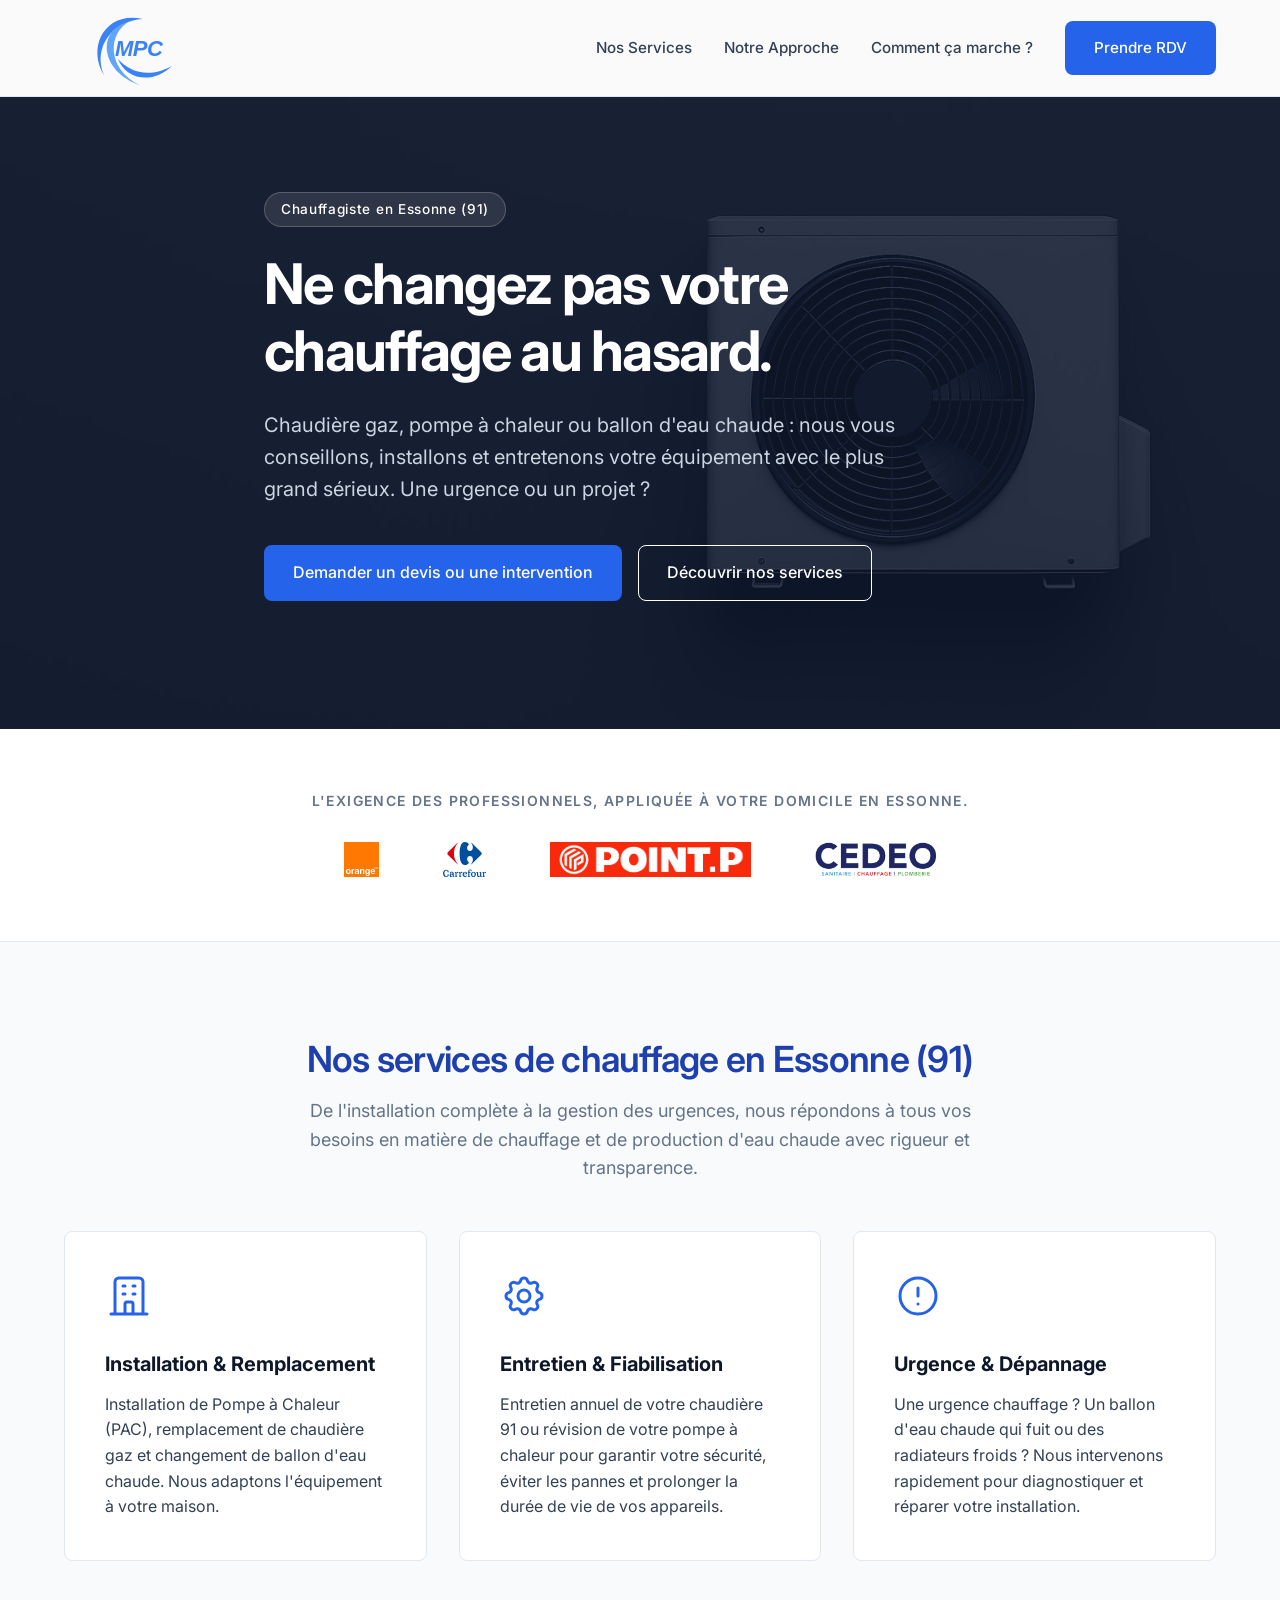
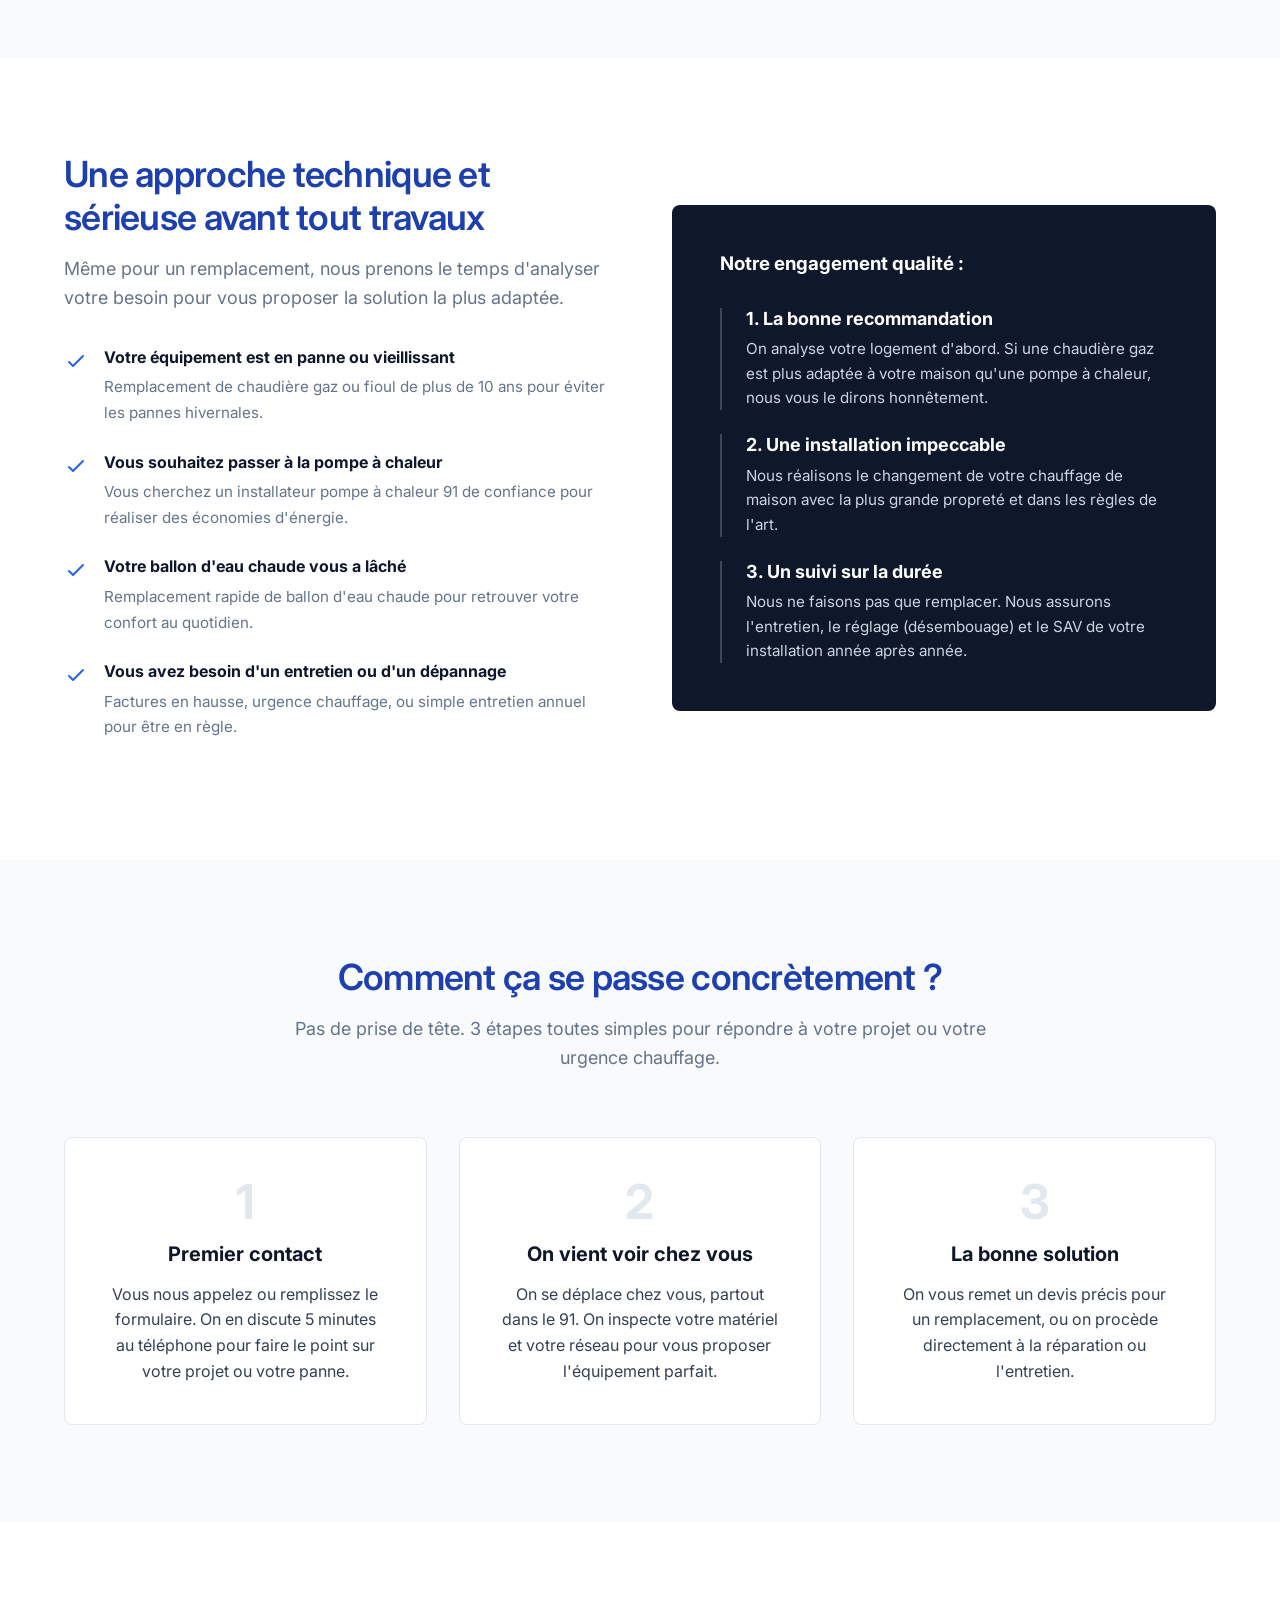
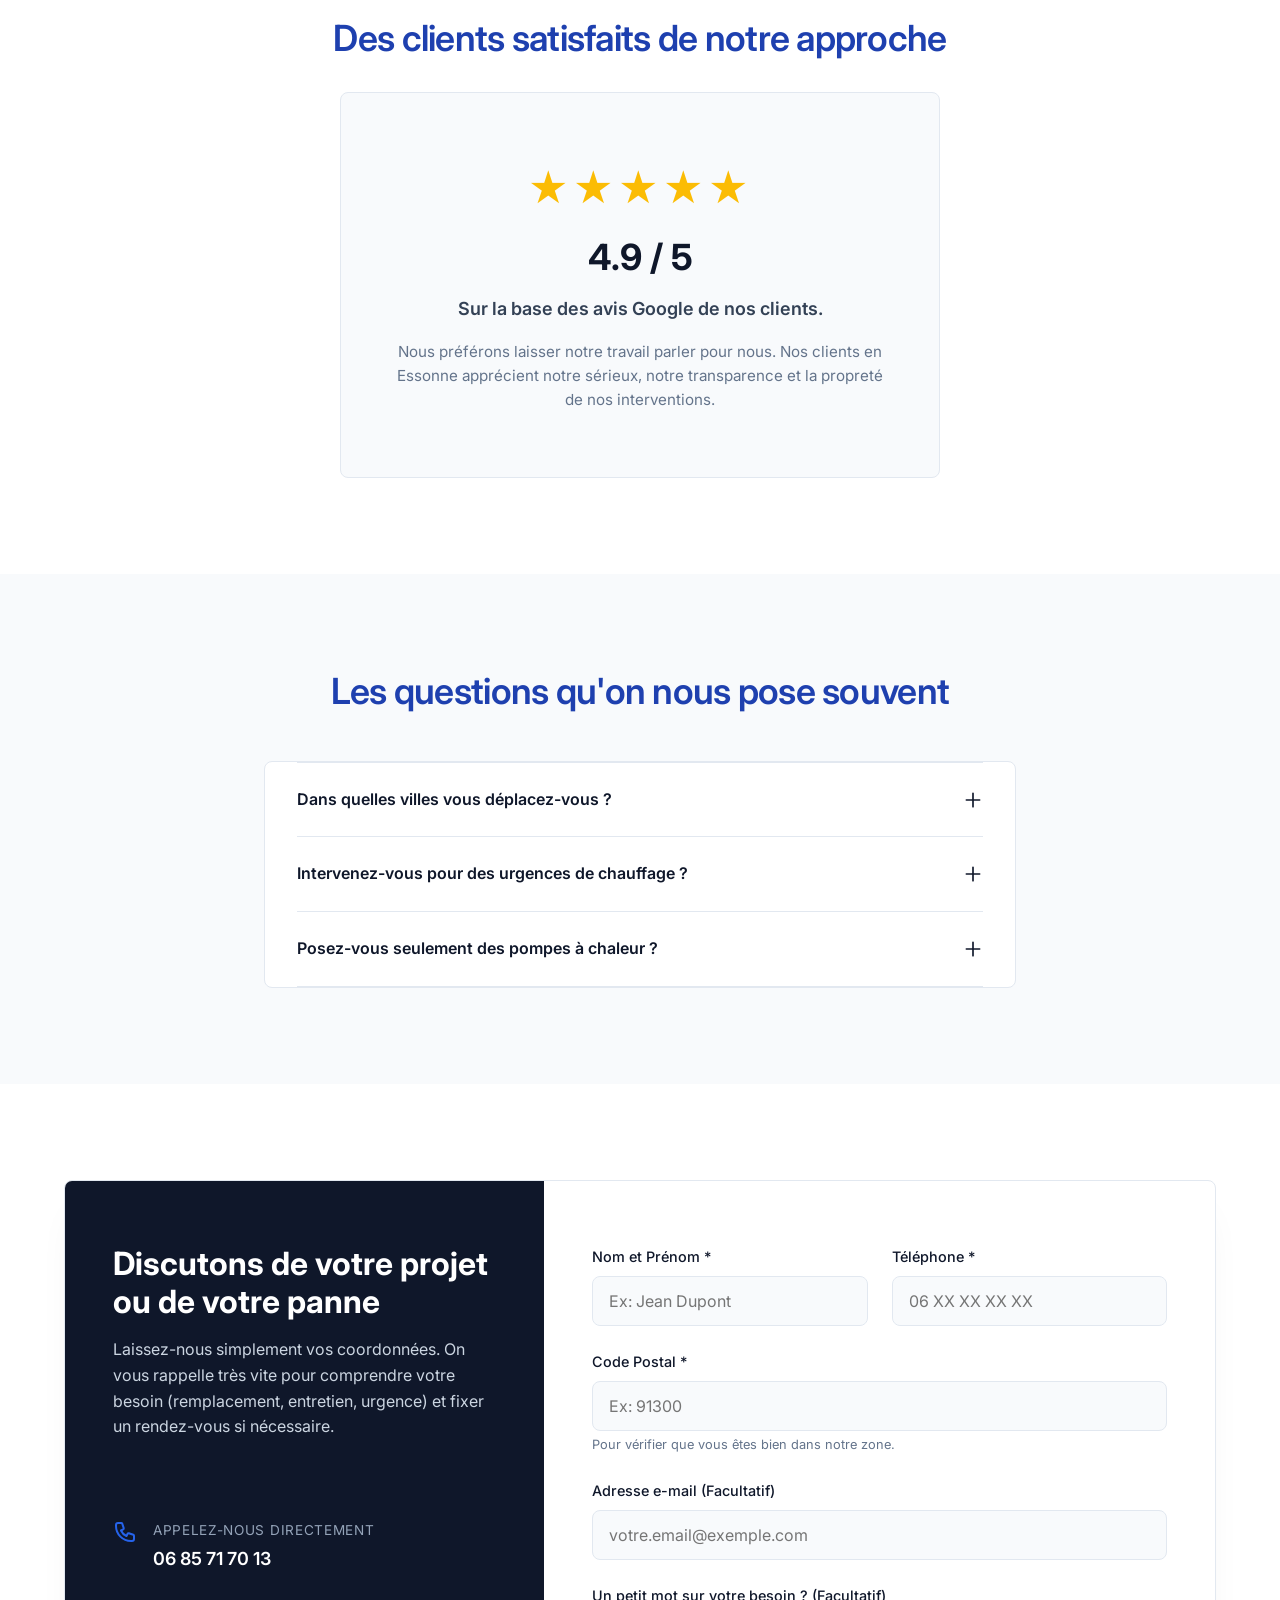
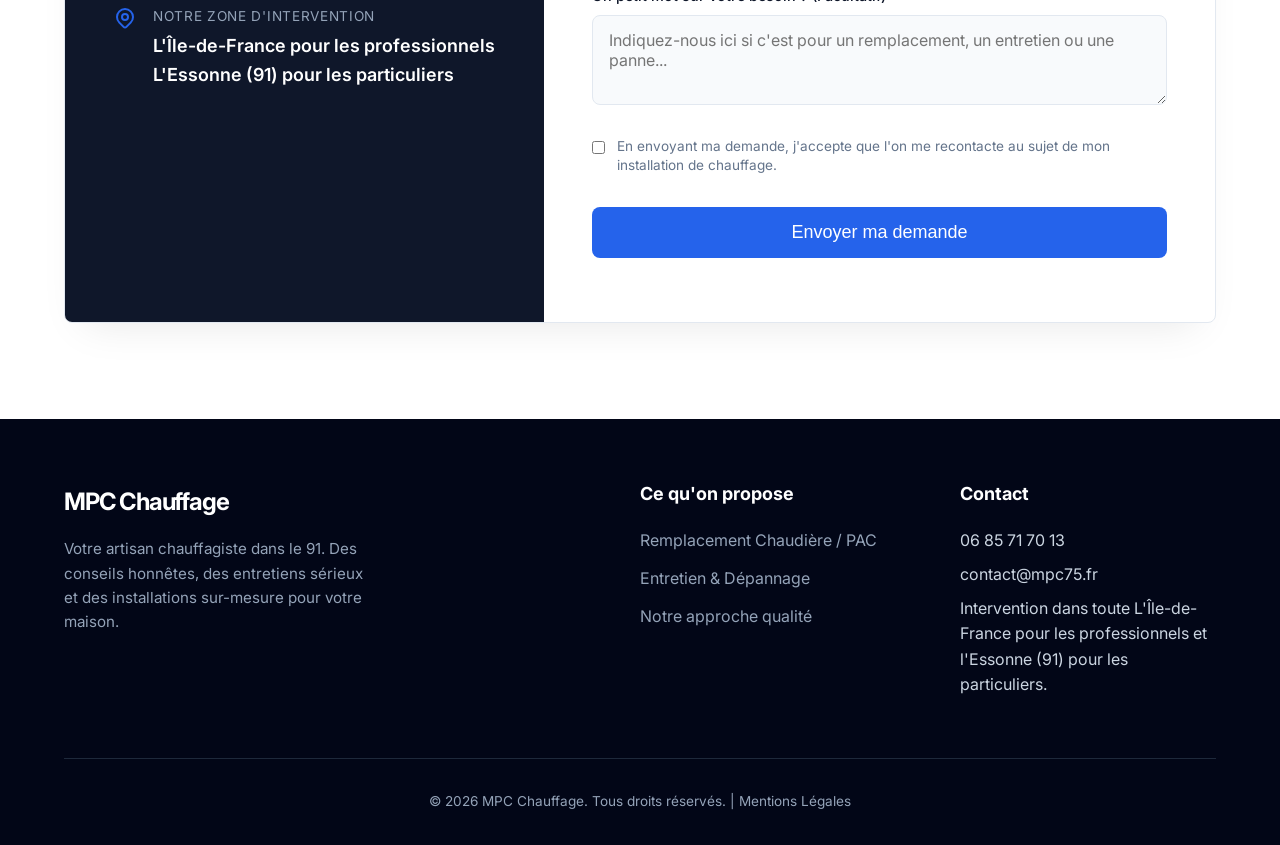
<file: index.html>
<!doctype html>
<html lang="fr">
<head>
    <meta charset="UTF-8" />
    <meta name="viewport" content="width=device-width, initial-scale=1.0" />
    <meta name="description" content="MPC Chauffage, votre chauffagiste dans le 91 (Essonne). Remplacement de chaudière, installation de pompe à chaleur, ballon d'eau chaude, entretien et urgence." />
    <title>Chauffagiste 91 : Pompe à Chaleur, Chaudière & Entretien | MPC</title>
    <link rel="icon" href="/favicon.svg" type="image/svg+xml">
    
    <!-- Typographie élégante et professionnelle (Inter) -->
    <link rel="preconnect" href="https://fonts.googleapis.com">
    <link rel="preconnect" href="https://fonts.gstatic.com" crossorigin>
    <link href="https://fonts.googleapis.com/css2?family=Inter:wght@300;400;500;600;700&display=swap" rel="stylesheet">

    <style>
        /* ================= VARIABLES & RESET ================= */
        :root {
            --primary: #0f172a; /* Bleu nuit très profond / Slate 900 */
            --primary-light: #1e293b;
            --accent: #2563eb; /* Bleu vif professionnel / Blue 600 */
            --accent-hover: #1d4ed8;
            --text-main: #334155;
            --text-muted: #64748b;
            --bg-light: #f8fafc;
            --border: #e2e8f0;
            --radius: 0.5rem;
            --transition: all 0.3s cubic-bezier(0.4, 0, 0.2, 1);
        }

        * { margin: 0; padding: 0; box-sizing: border-box; }
        
        html { 
            font-family: 'Inter', sans-serif; 
            color: var(--text-main); 
            scroll-behavior: smooth; 
            line-height: 1.6;
            background-color: var(--bg-light);
        }

        body { overflow-x: hidden; }
        img { max-width: 100%; height: auto; display: block; }
        a { text-decoration: none; color: inherit; transition: var(--transition); }
        ul { list-style: none; }

        /* ================= TYPOGRAPHIE ================= */
        h1, h2, h3, h4 { color: var(--primary); font-weight: 700; line-height: 1.2; }
        .text-accent { color: var(--accent); }
        
        .section-title {
            font-size: 2.25rem;
            margin-bottom: 1rem;
            letter-spacing: -0.02em;
            color: #1e40af; /* Bleu profond, élégant et professionnel */
            font-weight: 600; /* Affine légèrement l'épaisseur du texte */
        }
        .section-subtitle {
            font-size: 1.125rem;
            color: var(--text-muted);
            max-width: 700px;
            margin-bottom: 3rem;
        }
        .text-center { text-align: center; }
        .mx-auto { margin-left: auto; margin-right: auto; }

        /* ================= LAYOUT & UTILS ================= */
        .container {
            width: 100%;
            max-width: 1200px;
            margin: 0 auto;
            padding: 0 1.5rem;
        }
        .section { padding: 6rem 0; }
        .bg-white { background-color: #ffffff; }
        .bg-gray { background-color: var(--bg-light); }
        .bg-primary { background-color: var(--primary); color: #fff; }

        .btn {
            display: inline-flex;
            align-items: center;
            justify-content: center;
            padding: 0.875rem 1.75rem;
            font-weight: 500;
            border-radius: var(--radius);
            cursor: pointer;
            transition: var(--transition);
            border: 1px solid transparent;
            font-size: 1rem;
        }
        .btn-primary {
            background-color: var(--accent);
            color: #ffffff;
        }
        .btn-primary:hover {
            background-color: var(--accent-hover);
        }
        .btn-outline {
            background-color: transparent;
            border-color: #ffffff;
            color: #ffffff;
        }
        .btn-outline:hover {
            background-color: #ffffff;
            color: var(--primary);
        }

        /* ================= HEADER ================= */
        .header {
            position: fixed;
            top: 0; left: 0; right: 0;
            background: rgba(255, 255, 255, 0.98);
            backdrop-filter: blur(10px);
            border-bottom: 1px solid var(--border);
            z-index: 1000;
            padding: 0.5rem 0; /* padding affiné */
            transition: var(--transition);
        }
        .header-container {
            display: flex;
            justify-content: space-between;
            align-items: center;
        }
        .logo-svg {
            display: block;
            width: 130px;
            height: auto;
            max-height: 80px; /* Limite la hauteur du header */
        }
        .nav-links {
            display: flex;
            gap: 2rem;
            align-items: center;
        }
        .nav-links a {
            font-weight: 500;
            font-size: 0.95rem;
        }
        .nav-links a:not(.btn):hover { color: var(--accent); }
        
        .mobile-menu-btn {
            display: none;
            background: none;
            border: none;
            color: var(--primary);
            cursor: pointer;
            padding: 0.5rem;
        }

        /* ================= HERO ================= */
        .hero {
            padding: 12rem 0 8rem 0;
            background-color: var(--primary);
            position: relative;
            overflow: hidden;
        }
        .hero::before {
            content: '';
            position: absolute;
            top: 0; left: 0; right: 0; bottom: 0;
            background-image: url('assets/img/general/pac.webp');
            background-size: cover;
            background-position: center;
            opacity: 0.15;
            mix-blend-mode: luminosity;
        }
        .hero-content {
            position: relative;
            z-index: 2;
            max-width: 800px;
        }
        .hero-badge {
            display: inline-block;
            background: rgba(255, 255, 255, 0.1);
            border: 1px solid rgba(255, 255, 255, 0.2);
            color: #fff;
            padding: 0.35rem 1rem;
            border-radius: 2rem;
            font-size: 0.85rem;
            font-weight: 500;
            margin-bottom: 1.5rem;
            letter-spacing: 0.05em;
        }
        .hero h1 {
            color: #ffffff;
            font-size: 3.5rem;
            letter-spacing: -0.03em;
            margin-bottom: 1.5rem;
        }
        .hero p {
            color: #cbd5e1;
            font-size: 1.25rem;
            margin-bottom: 2.5rem;
            max-width: 650px;
        }
        .hero-actions {
            display: flex;
            gap: 1rem;
        }

        /* ================= CREDIBILITY LOGOS ================= */
        .logos-section {
            padding: 4rem 0;
            border-bottom: 1px solid var(--border);
            background: #fff;
        }
        .logos-title {
            text-align: center;
            font-size: 0.875rem;
            text-transform: uppercase;
            letter-spacing: 0.1em;
            color: var(--text-muted);
            margin-bottom: 2rem;
            font-weight: 600;
        }
        .logos-grid {
            display: flex;
            justify-content: center;
            align-items: center;
            gap: 4rem;
            flex-wrap: wrap;
        }
        .logos-grid img {
            height: 35px;
            transition: var(--transition);
        }

        /* ================= SERVICES & METHOD ================= */
        .grid-3 {
            display: grid;
            grid-template-columns: repeat(auto-fit, minmax(300px, 1fr));
            gap: 2rem;
        }
        .card {
            background: #fff;
            padding: 2.5rem;
            border: 1px solid var(--border);
            border-radius: var(--radius);
            transition: var(--transition);
        }
        .card:hover {
            box-shadow: 0 10px 30px -10px rgba(0,0,0,0.05);
            border-color: #cbd5e1;
        }
        .card-icon {
            width: 48px;
            height: 48px;
            color: var(--accent);
            margin-bottom: 1.5rem;
        }
        .card h3 {
            font-size: 1.25rem;
            margin-bottom: 1rem;
        }

        /* ================= EXPERTISE / SOLUTIONS ================= */
        .expertise-layout {
            display: grid;
            grid-template-columns: 1fr 1fr;
            gap: 4rem;
            align-items: center;
        }
        .check-list li {
            display: flex;
            align-items: flex-start;
            gap: 1rem;
            margin-bottom: 1.5rem;
        }
        .check-icon {
            flex-shrink: 0;
            width: 24px;
            height: 24px;
            color: var(--accent);
            margin-top: 0.25rem;
        }
        .solutions-box {
            background: var(--primary);
            padding: 3rem;
            border-radius: var(--radius);
            color: #fff;
        }
        .solutions-box h3 { color: #fff; margin-bottom: 2rem; }
        .solution-item {
            border-left: 2px solid rgba(255,255,255,0.2);
            padding-left: 1.5rem;
            margin-bottom: 1.5rem;
        }
        .solution-item:last-child { margin-bottom: 0; }
        .solution-item h4 { color: #fff; font-size: 1.125rem; margin-bottom: 0.5rem; }
        .solution-item p { color: #cbd5e1; font-size: 0.95rem; }

        /* ================= REVIEWS ================= */
        .google-rating-container {
            text-align: center;
            max-width: 600px;
            margin: 0 auto;
            background: var(--bg-light);
            padding: 4rem 3rem;
            border-radius: var(--radius);
            border: 1px solid var(--border);
            transition: var(--transition);
        }
        .google-rating-container:hover {
            box-shadow: 0 10px 30px -10px rgba(0,0,0,0.05);
            border-color: #cbd5e1;
        }
        .google-stars {
            font-size: 2.5rem;
            color: #fbbc04; /* Jaune Google */
            margin-bottom: 0.5rem;
            letter-spacing: 0.1em;
        }

        /* ================= FAQ ================= */
        .faq-item {
            border-bottom: 1px solid var(--border);
        }
        .faq-item:first-child { border-top: 1px solid var(--border); }
        .faq-summary {
            padding: 1.5rem 0;
            font-weight: 600;
            color: var(--primary);
            cursor: pointer;
            list-style: none;
            display: flex;
            justify-content: space-between;
            align-items: center;
        }
        .faq-summary::-webkit-details-marker { display: none; }
        .faq-icon {
            width: 20px; height: 20px;
            transition: transform 0.3s ease;
            flex-shrink: 0;
            margin-left: 1rem;
        }
        details[open] .faq-icon { transform: rotate(45deg); }
        .faq-content {
            padding-bottom: 1.5rem;
            color: var(--text-muted);
        }

        /* ================= CONTACT FORM ================= */
        .contact-section { padding: 6rem 0; }
        .contact-wrapper {
            display: grid;
            grid-template-columns: 5fr 7fr;
            background: #fff;
            border-radius: var(--radius);
            overflow: hidden;
            box-shadow: 0 20px 40px -20px rgba(0,0,0,0.1);
            border: 1px solid var(--border);
        }
        .contact-info {
            background: var(--primary);
            color: #fff;
            padding: 4rem 3rem;
        }
        .contact-info h2 { color: #fff; margin-bottom: 1rem; font-size: 2rem; }
        .contact-info p { color: #cbd5e1; margin-bottom: 3rem; }
        
        .info-block { margin-bottom: 2rem; display: flex; align-items: flex-start; gap: 1rem; }
        .info-block svg { width: 24px; height: 24px; color: var(--accent); flex-shrink: 0; }
        .info-label { font-size: 0.85rem; color: #94a3b8; text-transform: uppercase; letter-spacing: 0.05em; margin-bottom: 0.25rem;}
        .info-value { font-size: 1.125rem; font-weight: 600; }

        .contact-form-container { padding: 4rem 3rem; }
        .form-group { margin-bottom: 1.5rem; }
        .form-label {
            display: block;
            font-weight: 500;
            margin-bottom: 0.5rem;
            font-size: 0.9rem;
            color: var(--primary);
        }
        .form-control {
            width: 100%;
            padding: 0.875rem 1rem;
            border: 1px solid var(--border);
            border-radius: var(--radius);
            font-family: inherit;
            font-size: 1rem;
            transition: var(--transition);
            background-color: var(--bg-light);
        }
        .form-control:focus {
            outline: none;
            border-color: var(--accent);
            box-shadow: 0 0 0 3px rgba(37, 99, 235, 0.1);
            background-color: #fff;
        }
        .form-row { display: grid; grid-template-columns: 1fr 1fr; gap: 1.5rem; }
        
        .checkbox-group {
            display: flex;
            align-items: flex-start;
            gap: 0.75rem;
            margin-bottom: 2rem;
        }
        .checkbox-group input { margin-top: 0.25rem; flex-shrink: 0; }
        .checkbox-group label { font-size: 0.85rem; color: var(--text-muted); line-height: 1.4; }

        .form-message {
            display: none;
            padding: 1rem;
            border-radius: var(--radius);
            margin-top: 1.5rem;
            font-size: 0.9rem;
            font-weight: 500;
        }
        .form-message.success {
            display: block;
            background-color: #ecfdf5;
            color: #065f46;
            border: 1px solid #a7f3d0;
        }
        .form-message.error {
            display: block;
            background-color: #fef2f2;
            color: #991b1b;
            border: 1px solid #fecaca;
        }

        /* ================= FOOTER ================= */
        .footer {
            background: #020617;
            color: #94a3b8;
            padding: 4rem 0 2rem 0;
        }
        .footer-grid {
            display: grid;
            grid-template-columns: 2fr 1fr 1fr;
            gap: 4rem;
            margin-bottom: 3rem;
        }
        .footer-title {
            color: #fff;
            font-size: 1.125rem;
            margin-bottom: 1.5rem;
        }
        .footer-links li { margin-bottom: 0.75rem; }
        .footer-links a:hover { color: #fff; }
        .footer-bottom {
            text-align: center;
            padding-top: 2rem;
            border-top: 1px solid #1e293b;
            font-size: 0.85rem;
        }

        /* ================= RESPONSIVE (MOBILES & TABLETTES) ================= */
        @media (max-width: 992px) {
            .hero h1 { font-size: 2.75rem; }
            .expertise-layout { grid-template-columns: 1fr; gap: 3rem; }
            .contact-wrapper { grid-template-columns: 1fr; }
            .footer-grid { grid-template-columns: 1fr; gap: 2.5rem; }
        }

        @media (max-width: 768px) {
            /* Sections globales */
            .section { padding: 4rem 0; }
            .section-title { font-size: 1.75rem; }
            .section-subtitle { font-size: 1rem; margin-bottom: 2rem; }
            
            /* Menu de navigation mobile */
            .mobile-menu-btn { display: block; }
            .nav-links {
                display: none; /* Masqué par défaut */
                position: absolute;
                top: 100%;
                left: 0;
                right: 0;
                background: rgba(255, 255, 255, 0.98);
                backdrop-filter: blur(10px);
                flex-direction: column;
                padding: 1.5rem;
                gap: 1.5rem;
                border-bottom: 1px solid var(--border);
                box-shadow: 0 10px 15px -3px rgba(0,0,0,0.1);
            }
            .nav-links.active { display: flex; }
            .nav-links a { width: 100%; text-align: center; font-size: 1.1rem; }
            .nav-links .btn { width: 100%; }
            .logo-svg { width: 100px; } /* Logo réduit sur mobile */

            /* Hero Mobile */
            .hero { padding: 7rem 0 4rem 0; text-align: center; }
            .hero h1 { font-size: 2.25rem; }
            .hero p { font-size: 1.05rem; }
            .hero-actions { flex-direction: column; width: 100%; }
            .hero-actions .btn { width: 100%; padding: 1rem; font-size: 1.125rem; }

            /* Grilles & Cartes */
            .grid-3 { grid-template-columns: 1fr; gap: 1.5rem; }
            .card { padding: 1.5rem; }
            
            /* Logos */
            .logos-section { padding: 3rem 0; }
            .logos-grid { gap: 1.5rem; }
            .logos-grid img { height: 28px; }

            /* Contact Form Mobile */
            .form-row { grid-template-columns: 1fr; gap: 0; }
            .contact-info { padding: 2rem 1.5rem; }
            .contact-form-container { padding: 2rem 1.5rem; }
            
            /* Autres Blocs */
            .solutions-box { padding: 2rem 1.5rem; }
            .google-rating-container { padding: 2rem 1.5rem; }
            
            /* Footer */
            .footer { padding: 3rem 0 1.5rem 0; text-align: center; }
            .footer-grid { gap: 2rem; }
            .footer-links li { margin-bottom: 1rem; }
        }
    </style>
</head>
<body>

    <!-- ================= HEADER ================= -->
    <header class="header">
        <div class="container header-container">
            <a href="#" title="Accueil MPC Chauffage">
               <svg class="logo-svg" viewBox="70 100 330 290" width="130" height="130" xmlns="http://www.w3.org/2000/svg">
                  <!-- Arc bleu foncé extérieur -->
                  <path d="M 285 140 C 150 110, 80 240, 145 345 C 100 240, 180 145, 285 140 Z" fill="#3B82F6" />
                  <!-- Arc bleu clair intérieur -->
                  <path d="M 235 150 C 115 180, 130 330, 275 380 C 150 320, 160 190, 235 150 Z" fill="#60A5FA" />
                  <!-- Arc bleu foncé inférieur -->
                  <path d="M 195 285 C 230 370, 330 370, 390 310 C 310 355, 240 335, 195 285 Z" fill="#3B82F6" />
                  <!-- Texte MPC -->
                  <text x="270" y="275" font-family="Arial, Helvetica, sans-serif" font-weight="900" font-style="italic" font-size="80" fill="#3B82F6" text-anchor="middle" letter-spacing="-2">MPC</text>
                </svg>
            </a>
            
            <!-- Bouton Menu Mobile (Hamburger) -->
            <button class="mobile-menu-btn" aria-label="Ouvrir le menu">
                <svg fill="none" stroke="currentColor" viewBox="0 0 24 24" width="28" height="28" xmlns="http://www.w3.org/2000/svg">
                    <path stroke-linecap="round" stroke-linejoin="round" stroke-width="2" d="M4 6h16M4 12h16M4 18h16"></path>
                </svg>
            </button>

            <nav class="nav-links">
                <a href="#services">Nos Services</a>
                <a href="#approche">Notre Approche</a>
                <a href="#methode">Comment ça marche ?</a>
                <a href="#contact" class="btn btn-primary">Prendre RDV</a>
            </nav>
        </div>
    </header>

    <!-- ================= HERO ================= -->
    <section class="hero">
        <div class="container hero-content">
            <span class="hero-badge">Chauffagiste en Essonne (91)</span>
            <h1>Ne changez pas votre chauffage au hasard.</h1>
            <p>Chaudière gaz, pompe à chaleur ou ballon d'eau chaude : nous vous conseillons, installons et entretenons votre équipement avec le plus grand sérieux. Une urgence ou un projet ?</p>
            <div class="hero-actions">
                <a href="#contact" class="btn btn-primary">Demander un devis ou une intervention</a>
                <a href="#services" class="btn btn-outline">Découvrir nos services</a>
            </div>
        </div>
    </section>

    <!-- ================= B2B CREDIBILITY ================= -->
    <section class="logos-section">
        <div class="container">
            <h2 class="logos-title">L'exigence des professionnels, appliquée à votre domicile en Essonne.</h2>
            <div class="logos-grid">
                <!-- Remplacer les src par tes vrais logos -->
                <img src="assets/img/logos/orange.svg" alt="Orange" onerror="this.src='https://upload.wikimedia.org/wikipedia/commons/c/c8/Orange_logo.svg'" />
                <img src="assets/img/logos/carrefour.svg" alt="Carrefour" onerror="this.src='https://upload.wikimedia.org/wikipedia/commons/5/5b/Carrefour_logo.svg'" />
                <img src="assets/img/logos/pointp.png" alt="Point P" onerror="this.src='https://upload.wikimedia.org/wikipedia/fr/4/41/Point_P_logo.svg'" />
                <img src="assets/img/logos/cedeo.png" alt="Cedeo" onerror="this.src='https://upload.wikimedia.org/wikipedia/fr/4/47/Cedeo_logo.svg'" />
            </div>
        </div>
    </section>

    <!-- ================= NOS SERVICES (Anciennement Diagnostic) ================= -->
    <section id="services" class="section bg-gray">
        <div class="container">
            <div class="text-center mx-auto" style="max-width: 800px;">
                <h2 class="section-title">Nos services de chauffage en Essonne (91)</h2>
                <p class="section-subtitle mx-auto">De l'installation complète à la gestion des urgences, nous répondons à tous vos besoins en matière de chauffage et de production d'eau chaude avec rigueur et transparence.</p>
            </div>
            
            <div class="grid-3">
                <div class="card">
                    <svg class="card-icon" fill="none" stroke="currentColor" viewBox="0 0 24 24" xmlns="http://www.w3.org/2000/svg"><path stroke-linecap="round" stroke-linejoin="round" stroke-width="1.5" d="M19 21V5a2 2 0 00-2-2H7a2 2 0 00-2 2v16m14 0h2m-2 0h-5m-9 0H3m2 0h5M9 7h1m-1 4h1m4-4h1m-1 4h1m-5 10v-5a1 1 0 011-1h2a1 1 0 011 1v5m-4 0h4"></path></svg>
                    <h3>Installation & Remplacement</h3>
                    <p class="text-muted">Installation de Pompe à Chaleur (PAC), remplacement de chaudière gaz et changement de ballon d'eau chaude. Nous adaptons l'équipement à votre maison.</p>
                </div>
                <div class="card">
                    <svg class="card-icon" fill="none" stroke="currentColor" viewBox="0 0 24 24" xmlns="http://www.w3.org/2000/svg"><path stroke-linecap="round" stroke-linejoin="round" stroke-width="1.5" d="M10.325 4.317c.426-1.756 2.924-1.756 3.35 0a1.724 1.724 0 002.573 1.066c1.543-.94 3.31.826 2.37 2.37a1.724 1.724 0 001.065 2.572c1.756.426 1.756 2.924 0 3.35a1.724 1.724 0 00-1.066 2.573c.94 1.543-.826 3.31-2.37 2.37a1.724 1.724 0 00-2.572 1.065c-.426 1.756-2.924 1.756-3.35 0a1.724 1.724 0 00-2.573-1.066c-1.543.94-3.31-.826-2.37-2.37a1.724 1.724 0 00-1.065-2.572c-1.756-.426-1.756-2.924 0-3.35a1.724 1.724 0 001.066-2.573c-.94-1.543.826-3.31 2.37-2.37.996.608 2.296.07 2.572-1.065z"></path><path stroke-linecap="round" stroke-linejoin="round" stroke-width="1.5" d="M15 12a3 3 0 11-6 0 3 3 0 016 0z"></path></svg>
                    <h3>Entretien & Fiabilisation</h3>
                    <p class="text-muted">Entretien annuel de votre chaudière 91 ou révision de votre pompe à chaleur pour garantir votre sécurité, éviter les pannes et prolonger la durée de vie de vos appareils.</p>
                </div>
                <div class="card">
                    <svg class="card-icon" fill="none" stroke="currentColor" viewBox="0 0 24 24" xmlns="http://www.w3.org/2000/svg"><path stroke-linecap="round" stroke-linejoin="round" stroke-width="1.5" d="M12 8v4m0 4h.01M21 12a9 9 0 11-18 0 9 9 0 0118 0z"></path></svg>
                    <h3>Urgence & Dépannage</h3>
                    <p class="text-muted">Une urgence chauffage ? Un ballon d'eau chaude qui fuit ou des radiateurs froids ? Nous intervenons rapidement pour diagnostiquer et réparer votre installation.</p>
                </div>
            </div>
        </div>
    </section>

    <!-- ================= NOTRE APPROCHE (Anciennement Situations) ================= -->
    <section id="approche" class="section bg-white">
        <div class="container expertise-layout">
            <div>
                <h2 class="section-title">Une approche technique et sérieuse avant tout travaux</h2>
                <p class="section-subtitle" style="margin-bottom: 2rem;">Même pour un remplacement, nous prenons le temps d'analyser votre besoin pour vous proposer la solution la plus adaptée.</p>
                
                <ul class="check-list">
                    <li>
                        <svg class="check-icon" fill="none" stroke="currentColor" viewBox="0 0 24 24" xmlns="http://www.w3.org/2000/svg"><path stroke-linecap="round" stroke-linejoin="round" stroke-width="2" d="M5 13l4 4L19 7"></path></svg>
                        <div>
                            <strong style="display: block; color: var(--primary); margin-bottom: 0.25rem;">Votre équipement est en panne ou vieillissant</strong>
                            <span style="color: var(--text-muted); font-size: 0.95rem;">Remplacement de chaudière gaz ou fioul de plus de 10 ans pour éviter les pannes hivernales.</span>
                        </div>
                    </li>
                    <li>
                        <svg class="check-icon" fill="none" stroke="currentColor" viewBox="0 0 24 24" xmlns="http://www.w3.org/2000/svg"><path stroke-linecap="round" stroke-linejoin="round" stroke-width="2" d="M5 13l4 4L19 7"></path></svg>
                        <div>
                            <strong style="display: block; color: var(--primary); margin-bottom: 0.25rem;">Vous souhaitez passer à la pompe à chaleur</strong>
                            <span style="color: var(--text-muted); font-size: 0.95rem;">Vous cherchez un installateur pompe à chaleur 91 de confiance pour réaliser des économies d'énergie.</span>
                        </div>
                    </li>
                    <li>
                        <svg class="check-icon" fill="none" stroke="currentColor" viewBox="0 0 24 24" xmlns="http://www.w3.org/2000/svg"><path stroke-linecap="round" stroke-linejoin="round" stroke-width="2" d="M5 13l4 4L19 7"></path></svg>
                        <div>
                            <strong style="display: block; color: var(--primary); margin-bottom: 0.25rem;">Votre ballon d'eau chaude vous a lâché</strong>
                            <span style="color: var(--text-muted); font-size: 0.95rem;">Remplacement rapide de ballon d'eau chaude pour retrouver votre confort au quotidien.</span>
                        </div>
                    </li>
                    <li>
                        <svg class="check-icon" fill="none" stroke="currentColor" viewBox="0 0 24 24" xmlns="http://www.w3.org/2000/svg"><path stroke-linecap="round" stroke-linejoin="round" stroke-width="2" d="M5 13l4 4L19 7"></path></svg>
                        <div>
                            <strong style="display: block; color: var(--primary); margin-bottom: 0.25rem;">Vous avez besoin d'un entretien ou d'un dépannage</strong>
                            <span style="color: var(--text-muted); font-size: 0.95rem;">Factures en hausse, urgence chauffage, ou simple entretien annuel pour être en règle.</span>
                        </div>
                    </li>
                </ul>
            </div>
            
            <div class="solutions-box">
                <h3>Notre engagement qualité :</h3>
                
                <div class="solution-item">
                    <h4>1. La bonne recommandation</h4>
                    <p>On analyse votre logement d'abord. Si une chaudière gaz est plus adaptée à votre maison qu'une pompe à chaleur, nous vous le dirons honnêtement.</p>
                </div>
                
                <div class="solution-item">
                    <h4>2. Une installation impeccable</h4>
                    <p>Nous réalisons le changement de votre chauffage de maison avec la plus grande propreté et dans les règles de l'art.</p>
                </div>
                
                <div class="solution-item">
                    <h4>3. Un suivi sur la durée</h4>
                    <p>Nous ne faisons pas que remplacer. Nous assurons l'entretien, le réglage (désembouage) et le SAV de votre installation année après année.</p>
                </div>
            </div>
        </div>
    </section>

    <!-- ================= METHODE ================= -->
    <section id="methode" class="section bg-gray">
        <div class="container">
            <div class="text-center mx-auto" style="max-width: 800px; margin-bottom: 4rem;">
                <h2 class="section-title">Comment ça se passe concrètement ?</h2>
                <p class="section-subtitle mx-auto">Pas de prise de tête. 3 étapes toutes simples pour répondre à votre projet ou votre urgence chauffage.</p>
            </div>
            
            <div class="grid-3">
                <div class="card" style="text-align: center;">
                    <div style="font-size: 3rem; font-weight: 700; color: var(--border); line-height: 1; margin-bottom: 1rem;">1</div>
                    <h3>Premier contact</h3>
                    <p class="text-muted">Vous nous appelez ou remplissez le formulaire. On en discute 5 minutes au téléphone pour faire le point sur votre projet ou votre panne.</p>
                </div>
                <div class="card" style="text-align: center;">
                    <div style="font-size: 3rem; font-weight: 700; color: var(--border); line-height: 1; margin-bottom: 1rem;">2</div>
                    <h3>On vient voir chez vous</h3>
                    <p class="text-muted">On se déplace chez vous, partout dans le 91. On inspecte votre matériel et votre réseau pour vous proposer l'équipement parfait.</p>
                </div>
                <div class="card" style="text-align: center;">
                    <div style="font-size: 3rem; font-weight: 700; color: var(--border); line-height: 1; margin-bottom: 1rem;">3</div>
                    <h3>La bonne solution</h3>
                    <p class="text-muted">On vous remet un devis précis pour un remplacement, ou on procède directement à la réparation ou l'entretien.</p>
                </div>
            </div>
        </div>
    </section>

    <!-- ================= AVIS / PREUVE SOCIALE ================= -->
    <section class="section bg-white">
        <div class="container">
            <div class="text-center mx-auto" style="max-width: 800px;">
                <h2 class="section-title" style="margin-bottom: 2rem;">Des clients satisfaits de notre approche</h2>
            </div>
            
            <!-- Bloc de preuve sociale sobre, sans fausses citations -->
            <div class="google-rating-container">
                <div class="google-stars">★★★★★</div>
                <div style="font-size: 2.25rem; font-weight: 700; color: var(--primary); margin-bottom: 0.5rem;">4.9 / 5</div>
                <p style="font-weight: 600; font-size: 1.125rem; color: var(--text-main); margin-bottom: 1rem;">Sur la base des avis Google de nos clients.</p>
                <p style="color: var(--text-muted); font-size: 0.95rem; line-height: 1.6;">
                   Nous préférons laisser notre travail parler pour nous. Nos clients en Essonne apprécient notre sérieux, notre transparence et la propreté de nos interventions.
                </p>
            </div>
        </div>
    </section>

    <!-- ================= FAQ ================= -->
    <section class="section bg-gray">
        <div class="container" style="max-width: 800px;">
            <h2 class="section-title text-center" style="margin-bottom: 3rem;">Les questions qu'on nous pose souvent</h2>
            
            <div style="background: #fff; border-radius: var(--radius); border: 1px solid var(--border); padding: 0 2rem;">
                <details class="faq-item" name="faq">
                    <summary class="faq-summary">
                        Dans quelles villes vous déplacez-vous ?
                        <svg class="faq-icon" fill="none" stroke="currentColor" viewBox="0 0 24 24"><path stroke-linecap="round" stroke-linejoin="round" stroke-width="2" d="M12 4v16m8-8H4"></path></svg>
                    </summary>
                    <div class="faq-content">
                        Nous accompagnons les professionnels dans toute l’Île-de-France, ainsi que les particuliers en Essonne (91). Cette organisation nous permet de rester proches de nos clients, de garantir une grande réactivité et d’intervenir rapidement lorsque vous en avez besoin.
                    </div>
                </details>
                
                <details class="faq-item" name="faq">
                    <summary class="faq-summary">
                        Intervenez-vous pour des urgences de chauffage ?
                        <svg class="faq-icon" fill="none" stroke="currentColor" viewBox="0 0 24 24"><path stroke-linecap="round" stroke-linejoin="round" stroke-width="2" d="M12 4v16m8-8H4"></path></svg>
                    </summary>
                    <div class="faq-content">
                        Oui, absolument. Qu'il s'agisse d'une chaudière en panne en plein hiver, d'un ballon d'eau chaude qui fuit ou de radiateurs qui ne chauffent plus, nous faisons de notre mieux pour intervenir très rapidement chez vous dans le 91.
                    </div>
                </details>
                
                <details class="faq-item" name="faq">
                    <summary class="faq-summary">
                        Posez-vous seulement des pompes à chaleur ?
                        <svg class="faq-icon" fill="none" stroke="currentColor" viewBox="0 0 24 24"><path stroke-linecap="round" stroke-linejoin="round" stroke-width="2" d="M12 4v16m8-8H4"></path></svg>
                    </summary>
                    <div class="faq-content">
                        Non. Bien que l'installation de pompe à chaleur soit très demandée aujourd'hui, elle ne convient pas à toutes les maisons. Nous installons également d'excellentes chaudières au gaz dernière génération et des ballons d'eau chaude selon vos besoins réels.
                    </div>
                </details>
            </div>
        </div>
    </section>

    <!-- ================= CONTACT FORM ================= -->
    <section id="contact" class="contact-section bg-white">
        <div class="container">
            <div class="contact-wrapper">
                
                <div class="contact-info">
                    <h2>Discutons de votre projet ou de votre panne</h2>
                    <p>Laissez-nous simplement vos coordonnées. On vous rappelle très vite pour comprendre votre besoin (remplacement, entretien, urgence) et fixer un rendez-vous si nécessaire.</p>
                    
                    <div style="margin-top: auto; padding-top: 2rem;">
                        <div class="info-block">
                            <svg fill="none" stroke="currentColor" viewBox="0 0 24 24" xmlns="http://www.w3.org/2000/svg"><path stroke-linecap="round" stroke-linejoin="round" stroke-width="2" d="M3 5a2 2 0 012-2h3.28a1 1 0 01.948.684l1.498 4.493a1 1 0 01-.502 1.21l-2.257 1.13a11.042 11.042 0 005.516 5.516l1.13-2.257a1 1 0 011.21-.502l4.493 1.498a1 1 0 01.684.949V19a2 2 0 01-2 2h-1C9.716 21 3 14.284 3 6V5z"></path></svg>
                            <div>
                                <div class="info-label">Appelez-nous directement</div>
                                <div class="info-value">06 85 71 70 13</div>
                            </div>
                        </div>
                        <div class="info-block">
                            <svg fill="none" stroke="currentColor" viewBox="0 0 24 24" xmlns="http://www.w3.org/2000/svg"><path stroke-linecap="round" stroke-linejoin="round" stroke-width="2" d="M17.657 16.657L13.414 20.9a1.998 1.998 0 01-2.827 0l-4.244-4.243a8 8 0 1111.314 0z"></path><path stroke-linecap="round" stroke-linejoin="round" stroke-width="2" d="M15 11a3 3 0 11-6 0 3 3 0 016 0z"></path></svg>
                            <div>
                                <div class="info-label">Notre zone d'intervention</div>
                                <div class="info-value">L'Île-de-France pour les professionnels</div>
                                <div class="info-value">L'Essonne (91) pour les particuliers</div>
                            </div>
                        </div>
                    </div>
                </div>

                <div class="contact-form-container">
                    <form id="leadForm">
                        <!-- Champs obligatoires -->
                        <div class="form-row">
                            <div class="form-group">
                                <label for="Nom" class="form-label">Nom et Prénom *</label>
                                <input type="text" id="Nom" name="Nom" class="form-control" required placeholder="Ex: Jean Dupont" />
                            </div>
                            <div class="form-group">
                                <label for="Telephone" class="form-label">Téléphone *</label>
                                <input type="tel" id="Telephone" name="Telephone" class="form-control" required placeholder="06 XX XX XX XX" />
                            </div>
                        </div>

                        <div class="form-group">
                            <label for="CodePostal" class="form-label">Code Postal *</label>
                            <input type="text" id="CodePostal" name="CodePostal" class="form-control" required placeholder="Ex: 91300" pattern="[0-9]{5}" title="Veuillez saisir un code postal valide à 5 chiffres" />
                            <small style="color: var(--text-muted); font-size: 0.8rem; margin-top: 0.25rem; display: block;">Pour vérifier que vous êtes bien dans notre zone.</small>
                        </div>

                        <!-- Champs facultatifs -->
                        <div class="form-group">
                            <label for="Email" class="form-label">Adresse e-mail (Facultatif)</label>
                            <input type="email" id="Email" name="Email" class="form-control" placeholder="votre.email@exemple.com" />
                        </div>

                        <div class="form-group">
                            <label for="Message" class="form-label">Un petit mot sur votre besoin ? (Facultatif)</label>
                            <textarea id="Message" name="Message" rows="3" class="form-control" placeholder="Indiquez-nous ici si c'est pour un remplacement, un entretien ou une panne..."></textarea>
                        </div>

                        <div class="checkbox-group">
                            <input type="checkbox" id="rgpd" required />
                            <label for="rgpd">En envoyant ma demande, j'accepte que l'on me recontacte au sujet de mon installation de chauffage.</label>
                        </div>

                        <button type="submit" id="submitBtn" class="btn btn-primary" style="width: 100%; font-size: 1.125rem;">Envoyer ma demande</button>
                        
                        <div id="formMessage" class="form-message"></div>
                    </form>
                </div>

            </div>
        </div>
    </section>

    <!-- ================= FOOTER ================= -->
    <footer class="footer">
        <div class="container">
            <div class="footer-grid">
                <div>
                    <!-- Logo Footer textuel sobre -->
                    <div style="font-size: 1.5rem; font-weight: 700; color: #fff; margin-bottom: 1rem; letter-spacing: -0.05em;">MPC Chauffage</div>
                    <p style="max-width: 300px; font-size: 0.95rem;">Votre artisan chauffagiste dans le 91. Des conseils honnêtes, des entretiens sérieux et des installations sur-mesure pour votre maison.</p>
                </div>
                <div>
                    <h4 class="footer-title">Ce qu'on propose</h4>
                    <ul class="footer-links">
                        <li><a href="/remplacement-chaudiere-91.html">Remplacement Chaudière / PAC</a></li>
                        <li><a href="#services">Entretien & Dépannage</a></li>
                        <li><a href="#approche">Notre approche qualité</a></li>
                    </ul>
                </div>
                <div>
                    <h4 class="footer-title">Contact</h4>
                    <ul class="footer-links" style="color: #cbd5e1;">
                        <li style="margin-bottom: 0.5rem;">06 85 71 70 13</li>
                        <li style="margin-bottom: 0.5rem;">contact@mpc75.fr</li>
                        <li>Intervention dans toute L'Île-de-France pour les professionnels et l'Essonne (91) pour les particuliers.</li>
                    </ul>
                </div>
            </div>
            <div class="footer-bottom">
                <p>&copy; 2026 MPC Chauffage. Tous droits réservés. | Mentions Légales</p>
            </div>
        </div>
    </footer>

    <!-- ================= SCRIPT JAVASCRIPT (Menu mobile & Formulaire) ================= -->
    <script>
        document.addEventListener('DOMContentLoaded', function() {
            
            // --- 1. GESTION DU MENU MOBILE ---
            const mobileMenuBtn = document.querySelector('.mobile-menu-btn');
            const navLinks = document.querySelector('.nav-links');
            const navItems = document.querySelectorAll('.nav-links a');

            if(mobileMenuBtn && navLinks) {
                // Ouvrir/Fermer au clic sur le bouton Burger
                mobileMenuBtn.addEventListener('click', function() {
                    navLinks.classList.toggle('active');
                });

                // Fermer le menu si on clique sur un lien (très pratique sur mobile)
                navItems.forEach(item => {
                    item.addEventListener('click', () => {
                        navLinks.classList.remove('active');
                    });
                });
            }

            // --- 2. GESTION DU FORMULAIRE GOOGLE SHEETS ---
            const GOOGLE_SCRIPT_URL = "https://script.google.com/macros/s/AKfycby8cSEw18m_wCGNvWlpqhGekOpKhBzF3-ng7tlytEKnhXb1cJ0b0QMD3X71jNSyggz9/exec";
            
            const form = document.getElementById('leadForm');
            const submitBtn = document.getElementById('submitBtn');
            const formMessage = document.getElementById('formMessage');

            if(form) {
                form.addEventListener('submit', function(e) {
                    e.preventDefault();
                    
                    if(!document.getElementById('rgpd').checked) return;

                    // État de chargement
                    submitBtn.disabled = true;
                    submitBtn.textContent = 'Envoi en cours...';
                    formMessage.className = 'form-message';
                    formMessage.textContent = '';

                    const formData = new FormData(form);

                    fetch(GOOGLE_SCRIPT_URL, {
                        method: 'POST',
                        mode: 'no-cors',
                        body: formData
                    })
                    .then(response => {
                        formMessage.className = 'form-message success';
                        formMessage.textContent = 'Votre demande a bien été envoyée ! On vous rappelle très vite.';
                        form.reset();
                    })
                    .catch(error => {
                        console.error('Erreur:', error);
                        formMessage.className = 'form-message error';
                        formMessage.textContent = 'Oups, un problème est survenu. Appelez-nous directement au 06 85 71 70 13.';
                    })
                    .finally(() => {
                        submitBtn.disabled = false;
                        submitBtn.textContent = 'Envoyer ma demande';
                    });
                });
            }
        });
    </script>
</body>
</html>
</file>
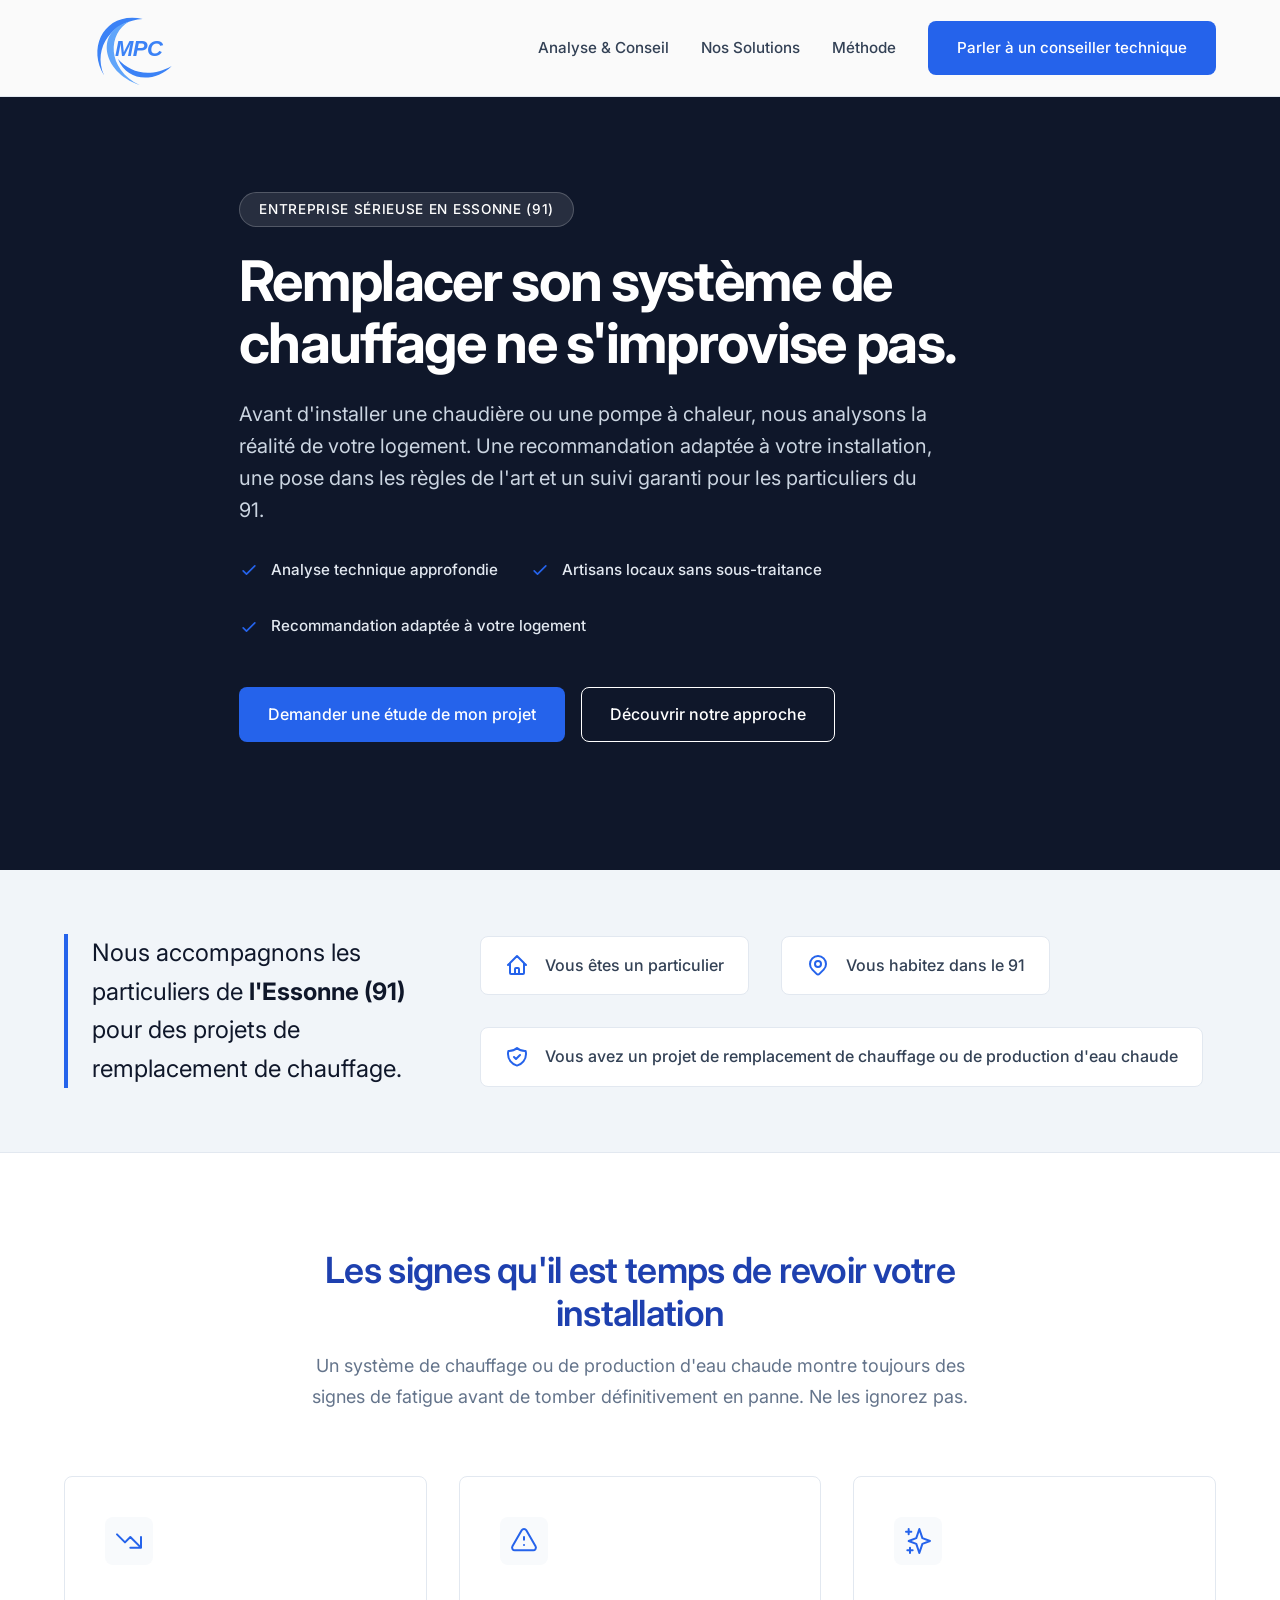
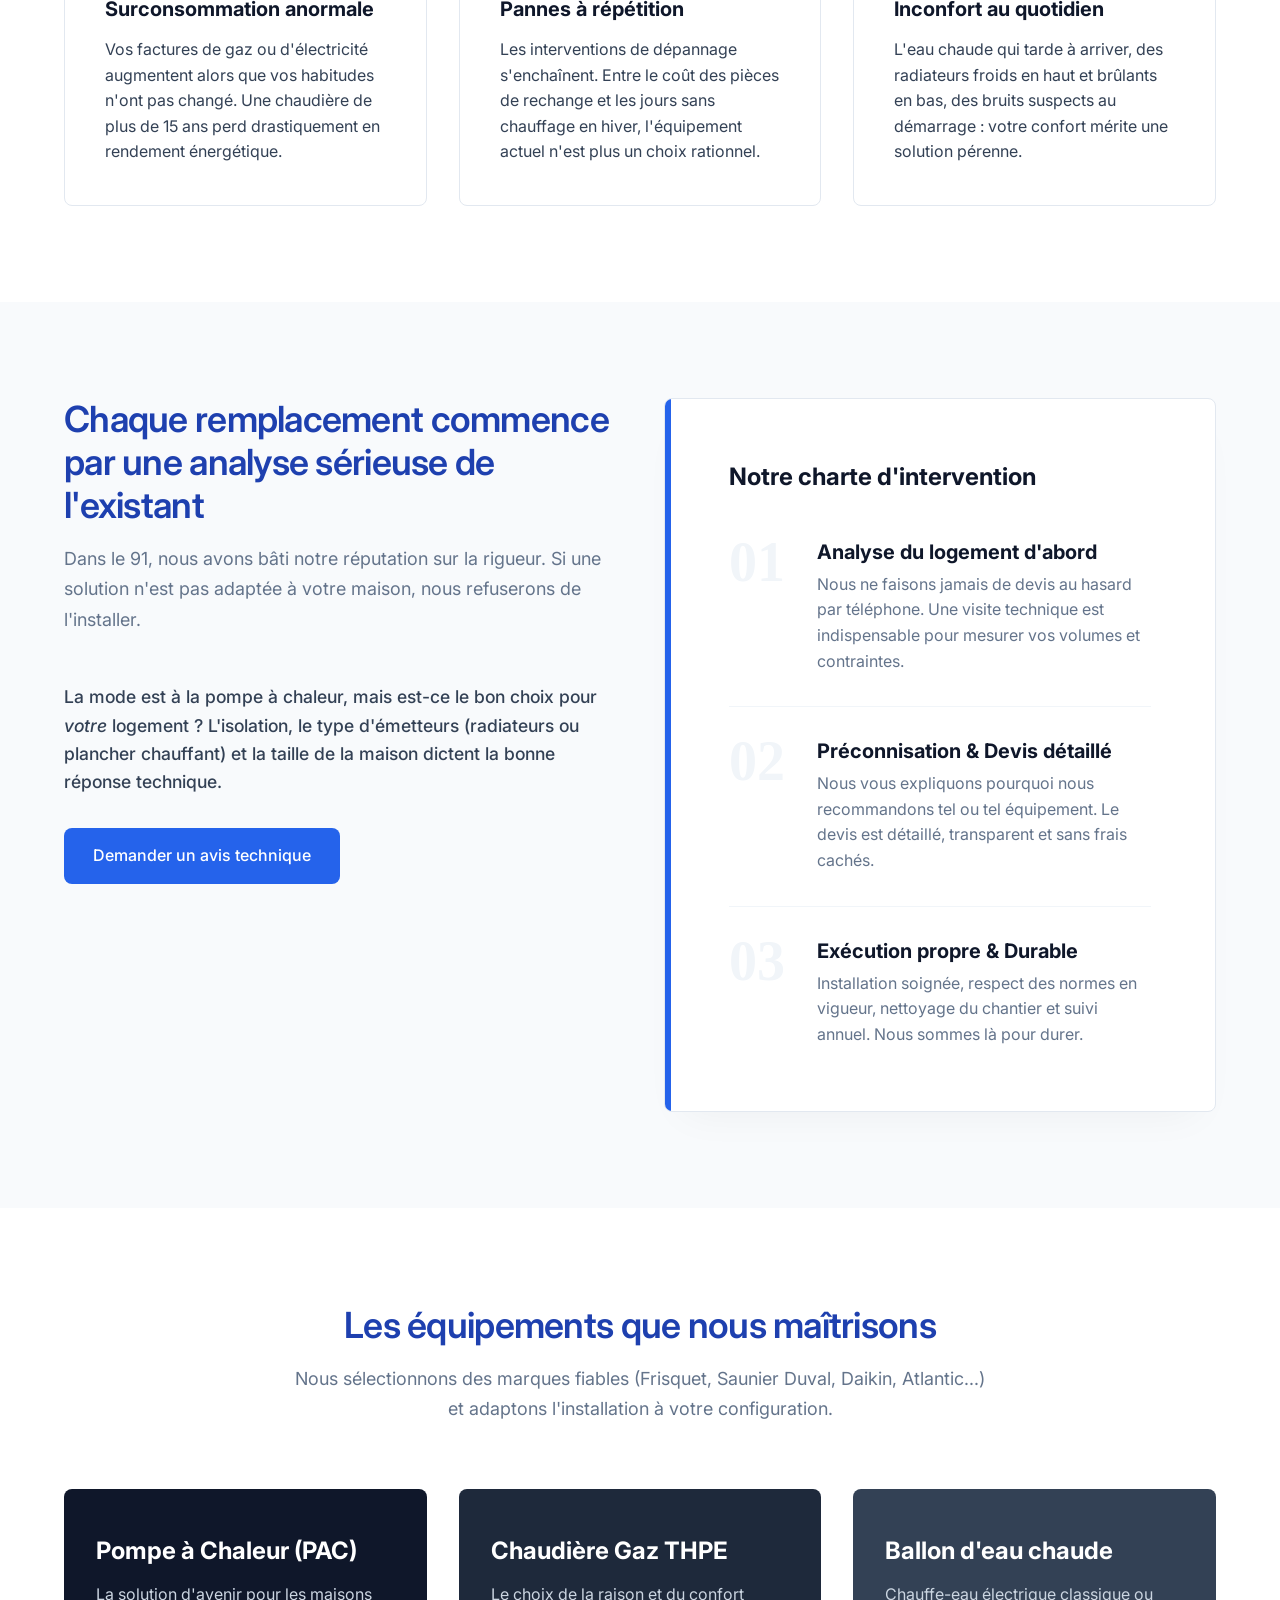
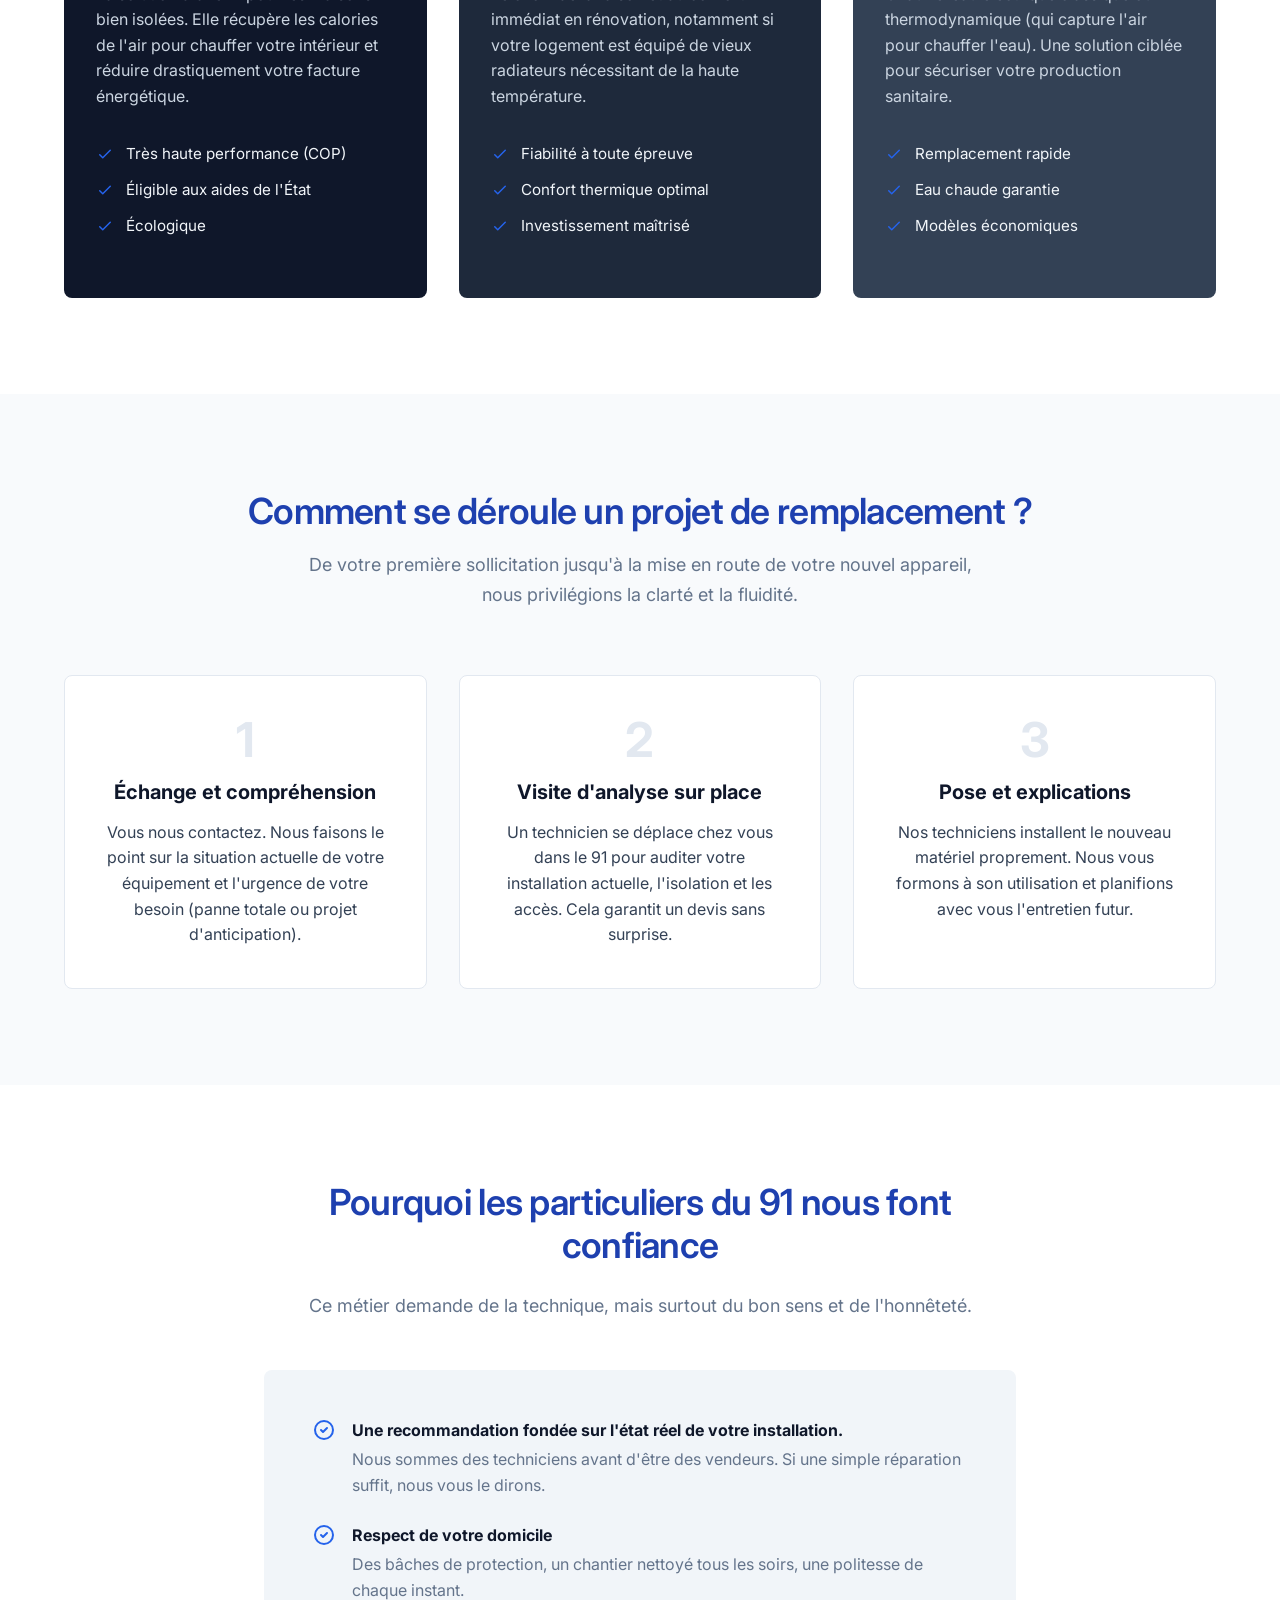
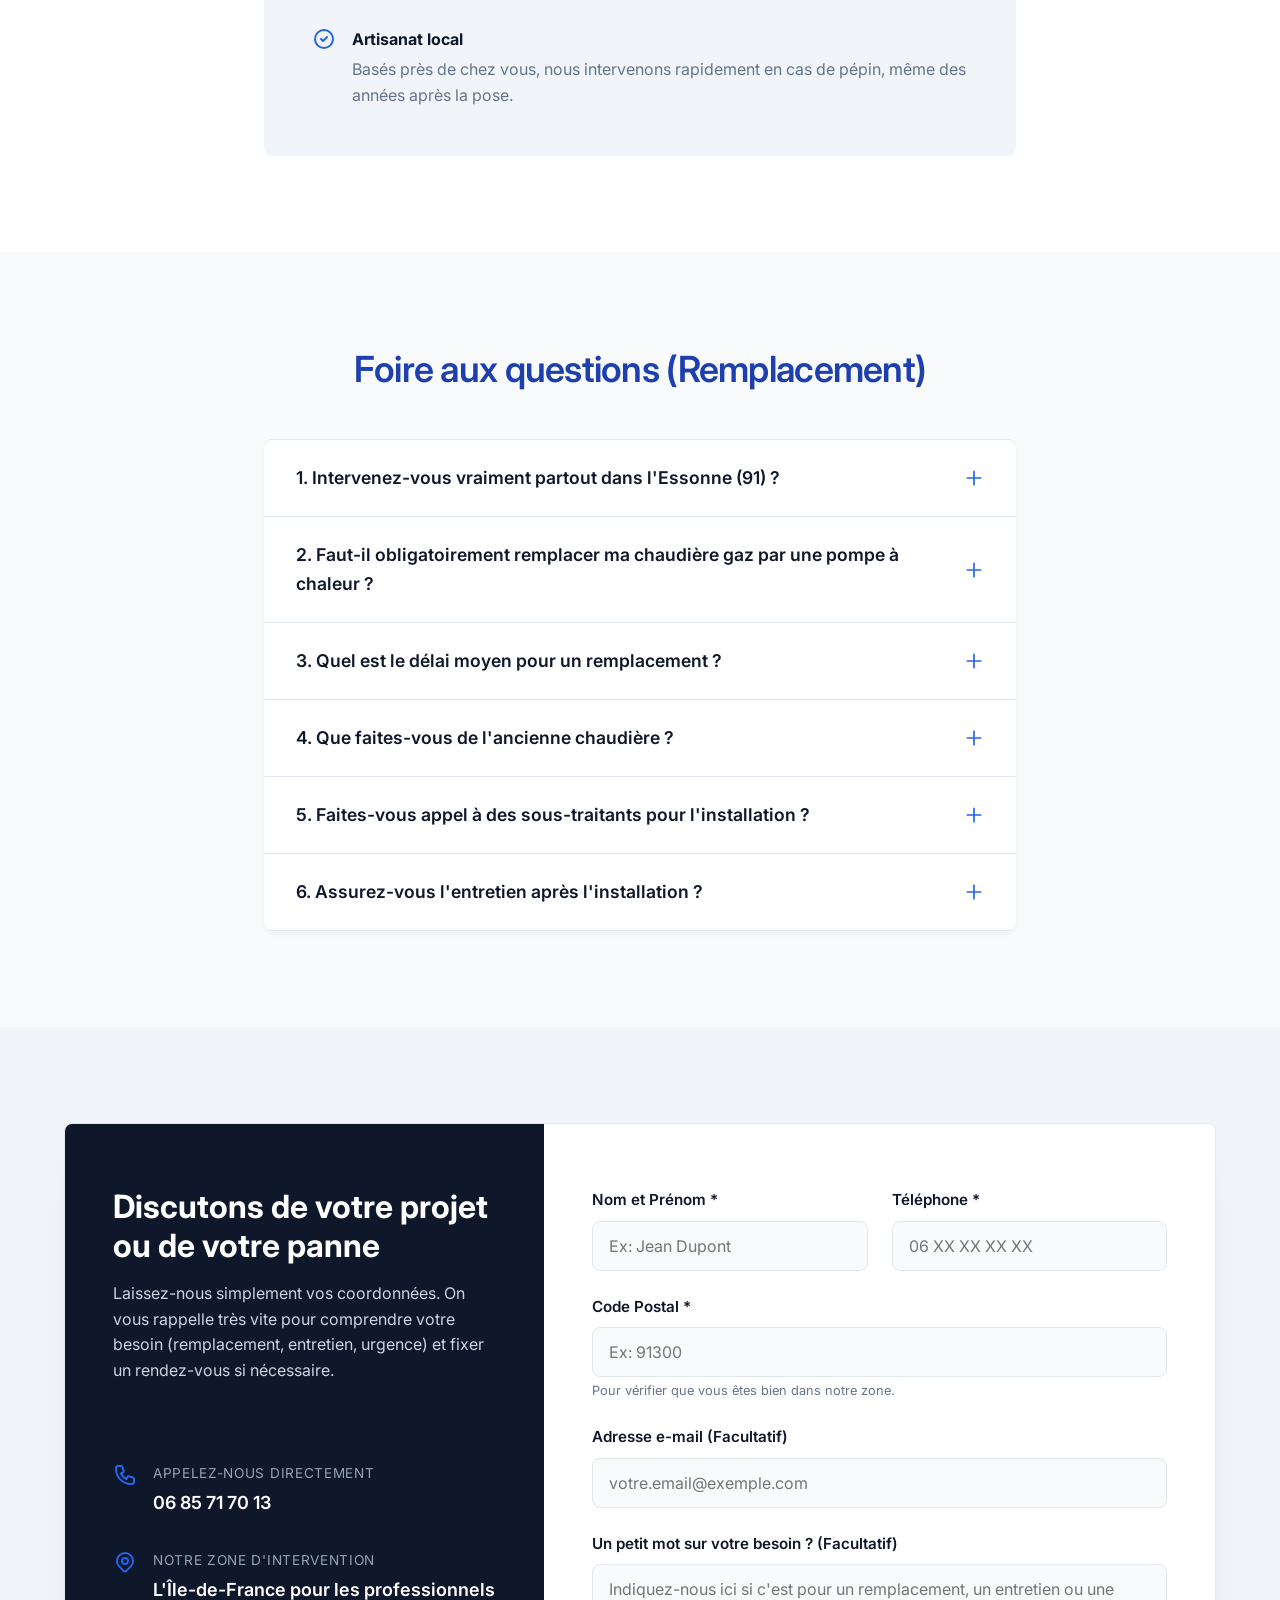
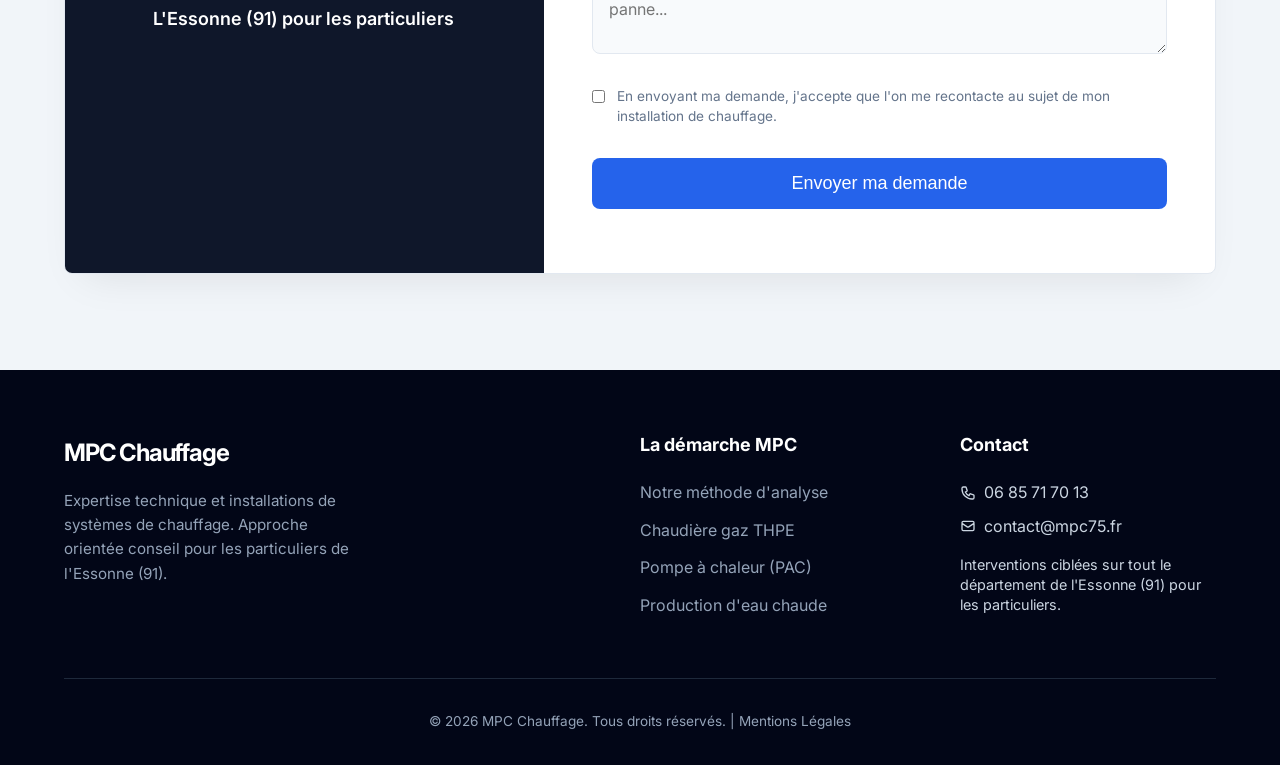
<file: changement-chauffage.html>
<!doctype html>
<html lang="fr">
<head>
    <meta charset="UTF-8" />
    <meta name="viewport" content="width=device-width, initial-scale=1.0" />
    <meta name="description" content="Remplacement de chauffage en Essonne (91) pour les particuliers. Chaudière gaz, pompe à chaleur, ballon d'eau chaude. Analyse sérieuse et devis honnête avant toute installation." />
    <title>Remplacement Chauffage & Chaudière 91 (Essonne) | Artisans Sérieux | MPC</title>
    
    <!-- Typographie élégante et professionnelle (Inter) -->
    <link rel="preconnect" href="https://fonts.googleapis.com">
    <link rel="preconnect" href="https://fonts.gstatic.com" crossorigin>
    <link href="https://fonts.googleapis.com/css2?family=Inter:wght@300;400;500;600;700&display=swap" rel="stylesheet">

    <style>
        /* ================= VARIABLES & RESET ================= */
        :root {
            --primary: #0f172a; 
            --primary-light: #1e293b;
            --accent: #2563eb; 
            --accent-hover: #1d4ed8;
            --text-main: #334155;
            --text-muted: #64748b;
            --bg-light: #f8fafc;
            --bg-alt: #f1f5f9;
            --border: #e2e8f0;
            --radius: 0.5rem;
            --transition: all 0.3s cubic-bezier(0.4, 0, 0.2, 1);
        }

        * { margin: 0; padding: 0; box-sizing: border-box; }
        
        html { 
            font-family: 'Inter', sans-serif; 
            color: var(--text-main); 
            scroll-behavior: smooth; 
            line-height: 1.6;
            background-color: var(--bg-light);
        }

        body { overflow-x: hidden; }
        img { max-width: 100%; height: auto; display: block; }
        a { text-decoration: none; color: inherit; transition: var(--transition); }
        ul { list-style: none; }

        /* ================= TYPOGRAPHIE ================= */
        h1, h2, h3, h4 { color: var(--primary); font-weight: 700; line-height: 1.2; }
        .text-accent { color: var(--accent); }
        
        .section-title {
            font-size: 2.25rem;
            margin-bottom: 1rem;
            letter-spacing: -0.02em;
            color: #1e40af; 
            font-weight: 600; 
        }
        .section-subtitle {
            font-size: 1.125rem;
            color: var(--text-muted);
            max-width: 700px;
            margin-bottom: 3rem;
            line-height: 1.7;
        }
        .text-center { text-align: center; }
        .mx-auto { margin-left: auto; margin-right: auto; }

        /* ================= LAYOUT & UTILS ================= */
        .container {
            width: 100%;
            max-width: 1200px;
            margin: 0 auto;
            padding: 0 1.5rem;
        }
        .section { padding: 6rem 0; }
        .bg-white { background-color: #ffffff; }
        .bg-gray { background-color: var(--bg-light); }
        .bg-primary { background-color: var(--primary); color: #fff; }

        .btn {
            display: inline-flex;
            align-items: center;
            justify-content: center;
            padding: 0.875rem 1.75rem;
            font-weight: 500;
            border-radius: var(--radius);
            cursor: pointer;
            transition: var(--transition);
            border: 1px solid transparent;
            font-size: 1rem;
        }
        .btn-primary {
            background-color: var(--accent);
            color: #ffffff;
        }
        .btn-primary:hover {
            background-color: var(--accent-hover);
        }
        .btn-outline {
            background-color: transparent;
            border-color: #ffffff;
            color: #ffffff;
        }
        .btn-outline:hover {
            background-color: #ffffff;
            color: var(--primary);
        }
        .btn-outline-dark {
            background-color: transparent;
            border-color: var(--primary);
            color: var(--primary);
        }
        .btn-outline-dark:hover {
            background-color: var(--primary);
            color: #ffffff;
        }

        /* ================= HEADER ================= */
        .header {
            position: fixed;
            top: 0; left: 0; right: 0;
            background: rgba(255, 255, 255, 0.98);
            backdrop-filter: blur(10px);
            border-bottom: 1px solid var(--border);
            z-index: 1000;
            padding: 0.5rem 0; 
            transition: var(--transition);
        }
        .header-container {
            display: flex;
            justify-content: space-between;
            align-items: center;
        }
        .logo-svg {
            display: block;
            width: 130px;
            height: auto;
            max-height: 80px; 
        }
        .nav-links {
            display: flex;
            gap: 2rem;
            align-items: center;
        }
        .nav-links a {
            font-weight: 500;
            font-size: 0.95rem;
        }
        .nav-links a:not(.btn):hover { color: var(--accent); }
        
        .mobile-menu-btn {
            display: none;
            background: none;
            border: none;
            color: var(--primary);
            cursor: pointer;
            padding: 0.5rem;
        }

        /* ================= HERO ================= */
        .hero {
            padding: 12rem 0 8rem 0;
            background-color: var(--primary);
            position: relative;
            overflow: hidden;
        }
        .hero::before {
            content: '';
            position: absolute;
            top: 0; left: 0; right: 0; bottom: 0;
            background-image: linear-gradient(to right, rgba(15, 23, 42, 0.9), rgba(15, 23, 42, 0.7));
            z-index: 1;
        }
        .hero-content {
            position: relative;
            z-index: 2;
            max-width: 850px;
        }
        .hero-badge {
            display: inline-block;
            background: rgba(255, 255, 255, 0.1);
            border: 1px solid rgba(255, 255, 255, 0.2);
            color: #fff;
            padding: 0.35rem 1.2rem;
            border-radius: 2rem;
            font-size: 0.85rem;
            font-weight: 500;
            margin-bottom: 1.5rem;
            letter-spacing: 0.05em;
            text-transform: uppercase;
        }
        .hero h1 {
            color: #ffffff;
            font-size: 3.5rem;
            letter-spacing: -0.03em;
            margin-bottom: 1.5rem;
            line-height: 1.1;
        }
        .hero p {
            color: #cbd5e1;
            font-size: 1.25rem;
            margin-bottom: 2rem;
            max-width: 700px;
            line-height: 1.6;
        }
        .hero-benefits {
            display: flex;
            gap: 2rem;
            margin-bottom: 3rem;
            flex-wrap: wrap;
        }
        .benefit-item {
            display: flex;
            align-items: center;
            color: #e2e8f0;
            font-size: 0.95rem;
            font-weight: 500;
        }
        .benefit-item svg {
            width: 20px;
            height: 20px;
            color: var(--accent);
            margin-right: 0.75rem;
        }
        .hero-actions {
            display: flex;
            gap: 1rem;
        }

        /* ================= TARGET / FILTER SECTION ================= */
        .target-section {
            background-color: var(--bg-alt);
            border-bottom: 1px solid var(--border);
            padding: 4rem 0;
        }
        .target-grid {
            display: grid;
            grid-template-columns: 1fr 2fr;
            gap: 3rem;
            align-items: center;
        }
        .target-title {
            font-size: 1.5rem;
            color: var(--primary);
            border-left: 4px solid var(--accent);
            padding-left: 1.5rem;
        }
        .target-list {
            display: flex;
            gap: 2rem;
            flex-wrap: wrap;
        }
        .target-list li {
            background: #fff;
            padding: 1rem 1.5rem;
            border-radius: var(--radius);
            border: 1px solid var(--border);
            display: flex;
            align-items: center;
            gap: 1rem;
            font-weight: 500;
            color: var(--text-main);
        }
        .target-list svg { color: var(--accent); width: 24px; height: 24px; }

        /* ================= GRIDS & CARDS ================= */
        .grid-2 {
            display: grid;
            grid-template-columns: repeat(2, 1fr);
            gap: 3rem;
        }
        .grid-3 {
            display: grid;
            grid-template-columns: repeat(auto-fit, minmax(320px, 1fr));
            gap: 2rem;
        }
        .card {
            background: #fff;
            padding: 2.5rem;
            border: 1px solid var(--border);
            border-radius: var(--radius);
            transition: var(--transition);
            height: 100%;
        }
        .card:hover {
            box-shadow: 0 10px 30px -10px rgba(0,0,0,0.05);
            border-color: #cbd5e1;
        }
        .card-icon {
            width: 48px;
            height: 48px;
            color: var(--accent);
            margin-bottom: 1.5rem;
            background: var(--bg-light);
            padding: 0.5rem;
            border-radius: 0.5rem;
        }
        .card h3 {
            font-size: 1.25rem;
            margin-bottom: 1rem;
        }

        /* ================= NOTRE APPROCHE (Focus on Seriousness) ================= */
        .approach-box {
            background: #fff;
            border: 1px solid var(--border);
            border-radius: var(--radius);
            padding: 4rem;
            box-shadow: 0 20px 40px -20px rgba(0,0,0,0.05);
            position: relative;
            overflow: hidden;
        }
        .approach-box::before {
            content: '';
            position: absolute;
            top: 0; left: 0; width: 6px; height: 100%;
            background: var(--accent);
        }
        .approach-steps {
            display: grid;
            grid-template-columns: 1fr;
            gap: 2rem;
            margin-top: 3rem;
        }
        .step-row {
            display: flex;
            gap: 2rem;
            align-items: flex-start;
            padding-bottom: 2rem;
            border-bottom: 1px solid var(--bg-alt);
        }
        .step-row:last-child {
            border-bottom: none;
            padding-bottom: 0;
        }
        .step-number {
            font-size: 3.5rem;
            font-weight: 700;
            color: var(--bg-alt);
            line-height: 0.8;
            font-family: serif;
        }
        .step-content h4 {
            font-size: 1.25rem;
            margin-bottom: 0.5rem;
            color: var(--primary);
        }
        .step-content p {
            color: var(--text-muted);
            line-height: 1.6;
        }

        /* ================= SOLUTIONS SECTION ================= */
        .solutions-grid {
            display: grid;
            grid-template-columns: repeat(3, 1fr);
            gap: 2rem;
        }
        .solution-card {
            background: var(--primary);
            color: #fff;
            padding: 3rem 2rem;
            border-radius: var(--radius);
            display: flex;
            flex-direction: column;
        }
        .solution-card h3 { color: #fff; font-size: 1.5rem; margin-bottom: 1rem; }
        .solution-card p { color: #cbd5e1; margin-bottom: 2rem; flex-grow: 1; }
        .solution-list li {
            display: flex;
            align-items: center;
            gap: 0.75rem;
            color: #f1f5f9;
            margin-bottom: 0.75rem;
            font-size: 0.95rem;
        }
        .solution-list svg { width: 18px; height: 18px; color: var(--accent); }

        /* ================= FAQ ================= */
        .faq-item {
            border-bottom: 1px solid var(--border);
            background: #fff;
        }
        .faq-item:first-child { border-top: 1px solid var(--border); border-radius: var(--radius) var(--radius) 0 0; }
        .faq-item:last-child { border-bottom: 1px solid var(--border); border-radius: 0 0 var(--radius) var(--radius); }
        .faq-summary {
            padding: 1.5rem 2rem;
            font-weight: 600;
            color: var(--primary);
            cursor: pointer;
            list-style: none;
            display: flex;
            justify-content: space-between;
            align-items: center;
            font-size: 1.1rem;
        }
        .faq-summary::-webkit-details-marker { display: none; }
        .faq-icon {
            width: 20px; height: 20px;
            transition: transform 0.3s ease;
            flex-shrink: 0;
            margin-left: 1rem;
            color: var(--accent);
        }
        details[open] .faq-icon { transform: rotate(45deg); }
        .faq-content {
            padding: 0 2rem 1.5rem 2rem;
            color: var(--text-muted);
            line-height: 1.7;
        }

        /* ================= CONTACT FORM ================= */
        .contact-section { padding: 6rem 0; background-color: var(--bg-alt); }
        .contact-wrapper {
            display: grid;
            grid-template-columns: 5fr 7fr;
            background: #fff;
            border-radius: var(--radius);
            overflow: hidden;
            box-shadow: 0 20px 40px -20px rgba(0,0,0,0.1);
            border: 1px solid var(--border);
        }
        .contact-info {
            background: var(--primary);
            color: #fff;
            padding: 4rem 3rem;
        }
        .contact-info h2 { color: #fff; margin-bottom: 1rem; font-size: 2rem; }
        .contact-info p { color: #cbd5e1; margin-bottom: 3rem; }
        
        .info-block { margin-bottom: 2rem; display: flex; align-items: flex-start; gap: 1rem; }
        .info-block svg { width: 24px; height: 24px; color: var(--accent); flex-shrink: 0; }
        .info-label { font-size: 0.85rem; color: #94a3b8; text-transform: uppercase; letter-spacing: 0.05em; margin-bottom: 0.25rem;}
        .info-value { font-size: 1.125rem; font-weight: 600; }

        .contact-form-container { padding: 4rem 3rem; }
        .form-group { margin-bottom: 1.5rem; }
        .form-label {
            display: block;
            font-weight: 600;
            margin-bottom: 0.5rem;
            font-size: 0.95rem;
            color: var(--primary);
        }
        .form-control {
            width: 100%;
            padding: 0.875rem 1rem;
            border: 1px solid var(--border);
            border-radius: var(--radius);
            font-family: inherit;
            font-size: 1rem;
            transition: var(--transition);
            background-color: var(--bg-light);
            color: var(--text-main);
        }
        select.form-control { appearance: none; background-image: url("data:image/svg+xml,%3Csvg xmlns='http://www.w3.org/2000/svg' fill='none' viewBox='0 0 24 24' stroke='%2364748b'%3E%3Cpath stroke-linecap='round' stroke-linejoin='round' stroke-width='2' d='M19 9l-7 7-7-7'%3E%3C/path%3E%3C/svg%3E"); background-repeat: no-repeat; background-position: right 1rem center; background-size: 1rem; padding-right: 2.5rem; }
        .form-control:focus {
            outline: none;
            border-color: var(--accent);
            box-shadow: 0 0 0 3px rgba(37, 99, 235, 0.1);
            background-color: #fff;
        }
        .form-row { display: grid; grid-template-columns: 1fr 1fr; gap: 1.5rem; }
        
        .checkbox-group {
            display: flex;
            align-items: flex-start;
            gap: 0.75rem;
            margin-bottom: 2rem;
            margin-top: 1rem;
        }
        .checkbox-group input { margin-top: 0.25rem; flex-shrink: 0; cursor: pointer; }
        .checkbox-group label { font-size: 0.85rem; color: var(--text-muted); line-height: 1.5; cursor: pointer; }

        .form-message {
            display: none;
            padding: 1rem;
            border-radius: var(--radius);
            margin-top: 1.5rem;
            font-size: 0.9rem;
            font-weight: 500;
        }
        .form-message.success {
            display: block;
            background-color: #ecfdf5;
            color: #065f46;
            border: 1px solid #a7f3d0;
        }
        .form-message.error {
            display: block;
            background-color: #fef2f2;
            color: #991b1b;
            border: 1px solid #fecaca;
        }

        /* ================= FOOTER ================= */
        .footer {
            background: #020617;
            color: #94a3b8;
            padding: 4rem 0 2rem 0;
        }
        .footer-grid {
            display: grid;
            grid-template-columns: 2fr 1fr 1fr;
            gap: 4rem;
            margin-bottom: 3rem;
        }
        .footer-title {
            color: #fff;
            font-size: 1.125rem;
            margin-bottom: 1.5rem;
        }
        .footer-links li { margin-bottom: 0.75rem; }
        .footer-links a:hover { color: #fff; }
        .footer-bottom {
            text-align: center;
            padding-top: 2rem;
            border-top: 1px solid #1e293b;
            font-size: 0.85rem;
        }

        /* ================= RESPONSIVE ================= */
        @media (max-width: 992px) {
            .hero h1 { font-size: 2.75rem; }
            .grid-2 { grid-template-columns: 1fr; gap: 3rem; }
            .solutions-grid { grid-template-columns: 1fr; }
            .contact-wrapper { grid-template-columns: 1fr; }
            .footer-grid { grid-template-columns: 1fr; gap: 2.5rem; }
            .target-grid { grid-template-columns: 1fr; gap: 1.5rem; }
            .target-title { border-left: none; border-top: 4px solid var(--accent); padding-left: 0; padding-top: 1rem; }
        }

        @media (max-width: 768px) {
            .section { padding: 4rem 0; }
            .section-title { font-size: 1.75rem; }
            .section-subtitle { font-size: 1rem; margin-bottom: 2rem; }
            
            .mobile-menu-btn { display: block; }
            .nav-links {
                display: none;
                position: absolute;
                top: 100%;
                left: 0;
                right: 0;
                background: rgba(255, 255, 255, 0.98);
                backdrop-filter: blur(10px);
                flex-direction: column;
                padding: 1.5rem;
                gap: 1.5rem;
                border-bottom: 1px solid var(--border);
                box-shadow: 0 10px 15px -3px rgba(0,0,0,0.1);
            }
            .nav-links.active { display: flex; }
            .nav-links a { width: 100%; text-align: center; font-size: 1.1rem; }
            .nav-links .btn { width: 100%; }
            .logo-svg { width: 100px; }

            .hero { padding: 8rem 0 4rem 0; }
            .hero h1 { font-size: 2.25rem; }
            .hero p { font-size: 1.05rem; }
            .hero-actions { flex-direction: column; width: 100%; }
            .hero-actions .btn { width: 100%; padding: 1rem; font-size: 1.1rem; }
            .hero-benefits { flex-direction: column; gap: 1rem; }

            .grid-3 { grid-template-columns: 1fr; gap: 1.5rem; }
            .card { padding: 1.5rem; }
            .approach-box { padding: 2rem 1.5rem; }
            .step-row { flex-direction: column; gap: 1rem; }
            .step-number { font-size: 2.5rem; }
            
            .form-row { grid-template-columns: 1fr; gap: 0; }
            .contact-info { padding: 2.5rem 1.5rem; }
            .contact-form-container { padding: 2.5rem 1.5rem; }
            .faq-summary { padding: 1.25rem 1.5rem; font-size: 1rem; }
            .faq-content { padding: 0 1.5rem 1.5rem 1.5rem; }
        }
    </style>
</head>
<body>

    <!-- ================= HEADER ================= -->
    <header class="header">
        <div class="container header-container">
            <a href="/" title="Accueil MPC Chauffage">
               <svg class="logo-svg" viewBox="70 100 330 290" width="130" height="130" xmlns="http://www.w3.org/2000/svg">
                  <!-- Arc bleu foncé extérieur -->
                  <path d="M 285 140 C 150 110, 80 240, 145 345 C 100 240, 180 145, 285 140 Z" fill="#3B82F6" />
                  <!-- Arc bleu clair intérieur -->
                  <path d="M 235 150 C 115 180, 130 330, 275 380 C 150 320, 160 190, 235 150 Z" fill="#60A5FA" />
                  <!-- Arc bleu foncé inférieur -->
                  <path d="M 195 285 C 230 370, 330 370, 390 310 C 310 355, 240 335, 195 285 Z" fill="#3B82F6" />
                  <!-- Texte MPC -->
                  <text x="270" y="275" font-family="Arial, Helvetica, sans-serif" font-weight="900" font-style="italic" font-size="80" fill="#3B82F6" text-anchor="middle" letter-spacing="-2">MPC</text>
                </svg>
            </a>
            
            <button class="mobile-menu-btn" aria-label="Ouvrir le menu">
                <svg fill="none" stroke="currentColor" viewBox="0 0 24 24" width="28" height="28" xmlns="http://www.w3.org/2000/svg">
                    <path stroke-linecap="round" stroke-linejoin="round" stroke-width="2" d="M4 6h16M4 12h16M4 18h16"></path>
                </svg>
            </button>

            <nav class="nav-links">
                <a href="#diagnostic">Analyse & Conseil</a>
                <a href="#solutions">Nos Solutions</a>
                <a href="#methode">Méthode</a>
                <a href="#contact" class="btn btn-primary">Parler à un conseiller technique</a>
            </nav>
        </div>
    </header>

    <!-- ================= HERO ================= -->
    <section class="hero">
        <div class="container hero-content">
            <span class="hero-badge">Entreprise sérieuse en Essonne (91)</span>
            <h1>Remplacer son système de chauffage ne s'improvise pas.</h1>
            <p>Avant d'installer une chaudière ou une pompe à chaleur, nous analysons la réalité de votre logement. Une recommandation adaptée à votre installation, une pose dans les règles de l'art et un suivi garanti pour les particuliers du 91.</p>
            
            <div class="hero-benefits">
                <div class="benefit-item">
                    <svg fill="none" stroke="currentColor" viewBox="0 0 24 24" xmlns="http://www.w3.org/2000/svg"><path stroke-linecap="round" stroke-linejoin="round" stroke-width="2" d="M5 13l4 4L19 7"></path></svg>
                    Analyse technique approfondie
                </div>
                <div class="benefit-item">
                    <svg fill="none" stroke="currentColor" viewBox="0 0 24 24" xmlns="http://www.w3.org/2000/svg"><path stroke-linecap="round" stroke-linejoin="round" stroke-width="2" d="M5 13l4 4L19 7"></path></svg>
                    Artisans locaux sans sous-traitance
                </div>
                <div class="benefit-item">
                    <svg fill="none" stroke="currentColor" viewBox="0 0 24 24" xmlns="http://www.w3.org/2000/svg"><path stroke-linecap="round" stroke-linejoin="round" stroke-width="2" d="M5 13l4 4L19 7"></path></svg>
                    Recommandation adaptée à votre logement
                </div>
            </div>

            <div class="hero-actions">
                <a href="#contact" class="btn btn-primary">Demander une étude de mon projet</a>
                <a href="#diagnostic" class="btn btn-outline">Découvrir notre approche</a>
            </div>
        </div>
    </section>

    <!-- ================= POUR QUI CETTE PAGE EST FAITE ================= -->
    <section class="target-section">
        <div class="container target-grid">
            <div class="target-title">
                Nous accompagnons les particuliers de <strong>l'Essonne (91)</strong> pour des projets de remplacement de chauffage.
            </div>
            <ul class="target-list">
                <li>
                    <svg fill="none" stroke="currentColor" viewBox="0 0 24 24"><path stroke-linecap="round" stroke-linejoin="round" stroke-width="2" d="M3 12l2-2m0 0l7-7 7 7M5 10v10a1 1 0 001 1h3m10-11l2 2m-2-2v10a1 1 0 01-1 1h-3m-6 0a1 1 0 001-1v-4a1 1 0 011-1h2a1 1 0 011 1v4a1 1 0 001 1m-6 0h6"></path></svg>
                    Vous êtes un particulier
                </li>
                <li>
                    <svg fill="none" stroke="currentColor" viewBox="0 0 24 24"><path stroke-linecap="round" stroke-linejoin="round" stroke-width="2" d="M17.657 16.657L13.414 20.9a1.998 1.998 0 01-2.827 0l-4.244-4.243a8 8 0 1111.314 0z"></path><path stroke-linecap="round" stroke-linejoin="round" stroke-width="2" d="M15 11a3 3 0 11-6 0 3 3 0 016 0z"></path></svg>
                    Vous habitez dans le 91
                </li>
                <li>
                    <svg fill="none" stroke="currentColor" viewBox="0 0 24 24"><path stroke-linecap="round" stroke-linejoin="round" stroke-width="2" d="M9 12l2 2 4-4m5.618-4.016A11.955 11.955 0 0112 2.944a11.955 11.955 0 01-8.618 3.04A12.02 12.02 0 003 9c0 5.591 3.824 10.29 9 11.622 5.176-1.332 9-6.03 9-11.622 0-1.042-.133-2.052-.382-3.016z"></path></svg>
                    Vous avez un projet de remplacement de chauffage ou de production d'eau chaude
                </li>
            </ul>
        </div>
    </section>

    <!-- ================= POURQUOI REMPLACER VOTRE CHAUFFAGE ================= -->
    <section class="section bg-white" id="diagnostic">
        <div class="container">
            <div class="text-center mx-auto" style="max-width: 800px; margin-bottom: 4rem;">
                <h2 class="section-title">Les signes qu'il est temps de revoir votre installation</h2>
                <p class="section-subtitle mx-auto">Un système de chauffage ou de production d'eau chaude montre toujours des signes de fatigue avant de tomber définitivement en panne. Ne les ignorez pas.</p>
            </div>
            
            <div class="grid-3">
                <div class="card">
                    <svg class="card-icon" fill="none" stroke="currentColor" viewBox="0 0 24 24"><path stroke-linecap="round" stroke-linejoin="round" stroke-width="1.5" d="M13 17h8m0 0V9m0 8l-8-8-4 4-6-6"></path></svg>
                    <h3>Surconsommation anormale</h3>
                    <p class="text-muted">Vos factures de gaz ou d'électricité augmentent alors que vos habitudes n'ont pas changé. Une chaudière de plus de 15 ans perd drastiquement en rendement énergétique.</p>
                </div>
                <div class="card">
                    <svg class="card-icon" fill="none" stroke="currentColor" viewBox="0 0 24 24"><path stroke-linecap="round" stroke-linejoin="round" stroke-width="1.5" d="M12 9v2m0 4h.01m-6.938 4h13.856c1.54 0 2.502-1.667 1.732-3L13.732 4c-.77-1.333-2.694-1.333-3.464 0L3.34 16c-.77 1.333.192 3 1.732 3z"></path></svg>
                    <h3>Pannes à répétition</h3>
                    <p class="text-muted">Les interventions de dépannage s'enchaînent. Entre le coût des pièces de rechange et les jours sans chauffage en hiver, l'équipement actuel n'est plus un choix rationnel.</p>
                </div>
                <div class="card">
                    <svg class="card-icon" fill="none" stroke="currentColor" viewBox="0 0 24 24"><path stroke-linecap="round" stroke-linejoin="round" stroke-width="1.5" d="M5 3v4M3 5h4M6 17v4m-2-2h4m5-16l2.286 6.857L21 12l-5.714 2.143L13 21l-2.286-6.857L5 12l5.714-2.143L13 3z"></path></svg>
                    <h3>Inconfort au quotidien</h3>
                    <p class="text-muted">L'eau chaude qui tarde à arriver, des radiateurs froids en haut et brûlants en bas, des bruits suspects au démarrage : votre confort mérite une solution pérenne.</p>
                </div>
            </div>
        </div>
    </section>

    <!-- ================= NOTRE APPROCHE ================= -->
    <section class="section bg-gray" id="approche">
        <div class="container">
            <div class="grid-2">
                <div>
                    <h2 class="section-title">Chaque remplacement commence par une analyse sérieuse de l'existant</h2>
                    <p class="section-subtitle">Dans le 91, nous avons bâti notre réputation sur la rigueur. Si une solution n'est pas adaptée à votre maison, nous refuserons de l'installer.</p>
                    <p style="color: var(--text-main); font-weight: 500; font-size: 1.1rem; margin-bottom: 2rem;">
                        La mode est à la pompe à chaleur, mais est-ce le bon choix pour <em>votre</em> logement ? L'isolation, le type d'émetteurs (radiateurs ou plancher chauffant) et la taille de la maison dictent la bonne réponse technique.
                    </p>
                    <a href="#contact" class="btn btn-primary" style="margin-bottom: 2rem;">Demander un avis technique</a>
                </div>
                
                <div class="approach-box">
                    <h3 style="font-size: 1.5rem; margin-bottom: 1rem;">Notre charte d'intervention</h3>
                    <div class="approach-steps">
                        <div class="step-row">
                            <div class="step-number">01</div>
                            <div class="step-content">
                                <h4>Analyse du logement d'abord</h4>
                                <p>Nous ne faisons jamais de devis au hasard par téléphone. Une visite technique est indispensable pour mesurer vos volumes et contraintes.</p>
                            </div>
                        </div>
                        <div class="step-row">
                            <div class="step-number">02</div>
                            <div class="step-content">
                                <h4>Préconnisation & Devis détaillé</h4>
                                <p>Nous vous expliquons pourquoi nous recommandons tel ou tel équipement. Le devis est détaillé, transparent et sans frais cachés.</p>
                            </div>
                        </div>
                        <div class="step-row">
                            <div class="step-number">03</div>
                            <div class="step-content">
                                <h4>Exécution propre & Durable</h4>
                                <p>Installation soignée, respect des normes en vigueur, nettoyage du chantier et suivi annuel. Nous sommes là pour durer.</p>
                            </div>
                        </div>
                    </div>
                </div>
            </div>
        </div>
    </section>

    <!-- ================= QUELLES SOLUTIONS ================= -->
    <section class="section bg-white" id="solutions">
        <div class="container">
            <div class="text-center mx-auto" style="max-width: 800px; margin-bottom: 4rem;">
                <h2 class="section-title">Les équipements que nous maîtrisons</h2>
                <p class="section-subtitle mx-auto">Nous sélectionnons des marques fiables (Frisquet, Saunier Duval, Daikin, Atlantic...) et adaptons l'installation à votre configuration.</p>
            </div>

            <div class="solutions-grid">
                <div class="solution-card">
                    <h3>Pompe à Chaleur (PAC)</h3>
                    <p>La solution d'avenir pour les maisons bien isolées. Elle récupère les calories de l'air pour chauffer votre intérieur et réduire drastiquement votre facture énergétique.</p>
                    <ul class="solution-list">
                        <li><svg fill="none" stroke="currentColor" viewBox="0 0 24 24"><path stroke-linecap="round" stroke-linejoin="round" stroke-width="2" d="M5 13l4 4L19 7"></path></svg> Très haute performance (COP)</li>
                        <li><svg fill="none" stroke="currentColor" viewBox="0 0 24 24"><path stroke-linecap="round" stroke-linejoin="round" stroke-width="2" d="M5 13l4 4L19 7"></path></svg> Éligible aux aides de l'État</li>
                        <li><svg fill="none" stroke="currentColor" viewBox="0 0 24 24"><path stroke-linecap="round" stroke-linejoin="round" stroke-width="2" d="M5 13l4 4L19 7"></path></svg> Écologique</li>
                    </ul>
                </div>
                
                <div class="solution-card" style="background: #1e293b;">
                    <h3>Chaudière Gaz THPE</h3>
                    <p>Le choix de la raison et du confort immédiat en rénovation, notamment si votre logement est équipé de vieux radiateurs nécessitant de la haute température.</p>
                    <ul class="solution-list">
                        <li><svg fill="none" stroke="currentColor" viewBox="0 0 24 24"><path stroke-linecap="round" stroke-linejoin="round" stroke-width="2" d="M5 13l4 4L19 7"></path></svg> Fiabilité à toute épreuve</li>
                        <li><svg fill="none" stroke="currentColor" viewBox="0 0 24 24"><path stroke-linecap="round" stroke-linejoin="round" stroke-width="2" d="M5 13l4 4L19 7"></path></svg> Confort thermique optimal</li>
                        <li><svg fill="none" stroke="currentColor" viewBox="0 0 24 24"><path stroke-linecap="round" stroke-linejoin="round" stroke-width="2" d="M5 13l4 4L19 7"></path></svg> Investissement maîtrisé</li>
                    </ul>
                </div>

                <div class="solution-card" style="background: #334155;">
                    <h3>Ballon d'eau chaude</h3>
                    <p>Chauffe-eau électrique classique ou thermodynamique (qui capture l'air pour chauffer l'eau). Une solution ciblée pour sécuriser votre production sanitaire.</p>
                    <ul class="solution-list">
                        <li><svg fill="none" stroke="currentColor" viewBox="0 0 24 24"><path stroke-linecap="round" stroke-linejoin="round" stroke-width="2" d="M5 13l4 4L19 7"></path></svg> Remplacement rapide</li>
                        <li><svg fill="none" stroke="currentColor" viewBox="0 0 24 24"><path stroke-linecap="round" stroke-linejoin="round" stroke-width="2" d="M5 13l4 4L19 7"></path></svg> Eau chaude garantie</li>
                        <li><svg fill="none" stroke="currentColor" viewBox="0 0 24 24"><path stroke-linecap="round" stroke-linejoin="round" stroke-width="2" d="M5 13l4 4L19 7"></path></svg> Modèles économiques</li>
                    </ul>
                </div>
            </div>
        </div>
    </section>

    <!-- ================= METHODE (Comment ça se passe) ================= -->
    <section id="methode" class="section bg-gray">
        <div class="container">
            <div class="text-center mx-auto" style="max-width: 800px; margin-bottom: 4rem;">
                <h2 class="section-title">Comment se déroule un projet de remplacement ?</h2>
                <p class="section-subtitle mx-auto">De votre première sollicitation jusqu'à la mise en route de votre nouvel appareil, nous privilégions la clarté et la fluidité.</p>
            </div>
            
            <div class="grid-3">
                <div class="card" style="text-align: center;">
                    <div style="font-size: 3rem; font-weight: 700; color: var(--border); line-height: 1; margin-bottom: 1rem;">1</div>
                    <h3>Échange et compréhension</h3>
                    <p class="text-muted">Vous nous contactez. Nous faisons le point sur la situation actuelle de votre équipement et l'urgence de votre besoin (panne totale ou projet d'anticipation).</p>
                </div>
                <div class="card" style="text-align: center;">
                    <div style="font-size: 3rem; font-weight: 700; color: var(--border); line-height: 1; margin-bottom: 1rem;">2</div>
                    <h3>Visite d'analyse sur place</h3>
                    <p class="text-muted">Un technicien se déplace chez vous dans le 91 pour auditer votre installation actuelle, l'isolation et les accès. Cela garantit un devis sans surprise.</p>
                </div>
                <div class="card" style="text-align: center;">
                    <div style="font-size: 3rem; font-weight: 700; color: var(--border); line-height: 1; margin-bottom: 1rem;">3</div>
                    <h3>Pose et explications</h3>
                    <p class="text-muted">Nos techniciens installent le nouveau matériel proprement. Nous vous formons à son utilisation et planifions avec vous l'entretien futur.</p>
                </div>
            </div>
        </div>
    </section>

    <!-- ================= CONFIANCE ================= -->
    <section class="section bg-white">
        <div class="container text-center" style="max-width: 800px;">
            <h2 class="section-title" style="margin-bottom: 1.5rem;">Pourquoi les particuliers du 91 nous font confiance</h2>
            <p class="section-subtitle mx-auto" style="margin-bottom: 3rem;">Ce métier demande de la technique, mais surtout du bon sens et de l'honnêteté.</p>
            
            <div style="background: var(--bg-alt); padding: 3rem; border-radius: var(--radius); text-align: left; display: grid; gap: 1.5rem;">
                <div style="display: flex; gap: 1rem; align-items: flex-start;">
                    <svg style="color: var(--accent); width: 24px; height: 24px; flex-shrink: 0;" fill="none" stroke="currentColor" viewBox="0 0 24 24"><path stroke-linecap="round" stroke-linejoin="round" stroke-width="2" d="M9 12l2 2 4-4m6 2a9 9 0 11-18 0 9 9 0 0118 0z"></path></svg>
                    <div>
                        <strong style="color: var(--primary); display: block; margin-bottom: 0.25rem;">Une recommandation fondée sur l'état réel de votre installation.</strong>
                        <span style="color: var(--text-muted);">Nous sommes des techniciens avant d'être des vendeurs. Si une simple réparation suffit, nous vous le dirons.</span>
                    </div>
                </div>
                <div style="display: flex; gap: 1rem; align-items: flex-start;">
                    <svg style="color: var(--accent); width: 24px; height: 24px; flex-shrink: 0;" fill="none" stroke="currentColor" viewBox="0 0 24 24"><path stroke-linecap="round" stroke-linejoin="round" stroke-width="2" d="M9 12l2 2 4-4m6 2a9 9 0 11-18 0 9 9 0 0118 0z"></path></svg>
                    <div>
                        <strong style="color: var(--primary); display: block; margin-bottom: 0.25rem;">Respect de votre domicile</strong>
                        <span style="color: var(--text-muted);">Des bâches de protection, un chantier nettoyé tous les soirs, une politesse de chaque instant.</span>
                    </div>
                </div>
                <div style="display: flex; gap: 1rem; align-items: flex-start;">
                    <svg style="color: var(--accent); width: 24px; height: 24px; flex-shrink: 0;" fill="none" stroke="currentColor" viewBox="0 0 24 24"><path stroke-linecap="round" stroke-linejoin="round" stroke-width="2" d="M9 12l2 2 4-4m6 2a9 9 0 11-18 0 9 9 0 0118 0z"></path></svg>
                    <div>
                        <strong style="color: var(--primary); display: block; margin-bottom: 0.25rem;">Artisanat local</strong>
                        <span style="color: var(--text-muted);">Basés près de chez vous, nous intervenons rapidement en cas de pépin, même des années après la pose.</span>
                    </div>
                </div>
            </div>
        </div>
    </section>

    <!-- ================= FAQ ================= -->
    <section class="section bg-gray">
        <div class="container" style="max-width: 800px;">
            <h2 class="section-title text-center" style="margin-bottom: 3rem;">Foire aux questions (Remplacement)</h2>
            
            <div style="box-shadow: 0 4px 6px -1px rgba(0,0,0,0.05); border-radius: var(--radius);">
                <details class="faq-item" name="faq">
                    <summary class="faq-summary">
                        1. Intervenez-vous vraiment partout dans l'Essonne (91) ?
                        <svg class="faq-icon" fill="none" stroke="currentColor" viewBox="0 0 24 24"><path stroke-linecap="round" stroke-linejoin="round" stroke-width="2" d="M12 4v16m8-8H4"></path></svg>
                    </summary>
                    <div class="faq-content">
                        Oui, concernant les particuliers, notre secteur de prédilection est le 91. Cela nous permet d'être réactifs pour les visites techniques et extrêmement fiables sur le suivi et les éventuels dépannages futurs.
                    </div>
                </details>
                
                <details class="faq-item" name="faq">
                    <summary class="faq-summary">
                        2. Faut-il obligatoirement remplacer ma chaudière gaz par une pompe à chaleur ?
                        <svg class="faq-icon" fill="none" stroke="currentColor" viewBox="0 0 24 24"><path stroke-linecap="round" stroke-linejoin="round" stroke-width="2" d="M12 4v16m8-8H4"></path></svg>
                    </summary>
                    <div class="faq-content">
                        Absolument pas. Bien que la pompe à chaleur soit excellente, elle nécessite une bonne isolation. Si votre maison est ancienne ou équipée de vieux radiateurs en fonte, une chaudière gaz à Très Haute Performance Énergétique (THPE) restera souvent le choix le plus confortable et le plus intelligent financièrement.
                    </div>
                </details>
                
                <details class="faq-item" name="faq">
                    <summary class="faq-summary">
                        3. Quel est le délai moyen pour un remplacement ?
                        <svg class="faq-icon" fill="none" stroke="currentColor" viewBox="0 0 24 24"><path stroke-linecap="round" stroke-linejoin="round" stroke-width="2" d="M12 4v16m8-8H4"></path></svg>
                    </summary>
                    <div class="faq-content">
                        S'il s'agit d'une panne totale en plein hiver (urgence), nous faisons le maximum pour vous proposer une solution sous quelques jours. Pour un projet d'anticipation, comptez en moyenne 2 à 4 semaines entre l'acceptation du devis et l'installation finale.
                    </div>
                </details>

                <details class="faq-item" name="faq">
                    <summary class="faq-summary">
                        4. Que faites-vous de l'ancienne chaudière ?
                        <svg class="faq-icon" fill="none" stroke="currentColor" viewBox="0 0 24 24"><path stroke-linecap="round" stroke-linejoin="round" stroke-width="2" d="M12 4v16m8-8H4"></path></svg>
                    </summary>
                    <div class="faq-content">
                        Nous gérons l'intégralité du chantier. Votre ancien équipement (chaudière, ancien ballon ou cuve) est démonté proprement, évacué par nos soins et déposé en filière de recyclage agréée.
                    </div>
                </details>

                <details class="faq-item" name="faq">
                    <summary class="faq-summary">
                        5. Faites-vous appel à des sous-traitants pour l'installation ?
                        <svg class="faq-icon" fill="none" stroke="currentColor" viewBox="0 0 24 24"><path stroke-linecap="round" stroke-linejoin="round" stroke-width="2" d="M12 4v16m8-8H4"></path></svg>
                    </summary>
                    <div class="faq-content">
                        Non. La qualité de notre travail repose sur nos propres équipes techniques. Ce sont nos chauffagistes salariés qui interviendront chez vous, garantissant ainsi un standard de qualité élevé et le respect de notre charte interne.
                    </div>
                </details>

                <details class="faq-item" name="faq">
                    <summary class="faq-summary">
                        6. Assurez-vous l'entretien après l'installation ?
                        <svg class="faq-icon" fill="none" stroke="currentColor" viewBox="0 0 24 24"><path stroke-linecap="round" stroke-linejoin="round" stroke-width="2" d="M12 4v16m8-8H4"></path></svg>
                    </summary>
                    <div class="faq-content">
                        Oui, c'est même le cœur de notre promesse. Nous proposons un contrat d'entretien annuel pour pérenniser votre investissement, garantir votre sécurité et maintenir les garanties constructeur de votre nouvel équipement.
                    </div>
                </details>
            </div>
        </div>
    </section>

    <!-- ================= CONTACT FORM ================= -->
    <!-- ================= CONTACT FORM ================= -->
    <section id="contact" class="contact-section bg-white">
        <div class="container">
            <div class="contact-wrapper">
                
                <div class="contact-info">
                    <h2>Discutons de votre projet ou de votre panne</h2>
                    <p>Laissez-nous simplement vos coordonnées. On vous rappelle très vite pour comprendre votre besoin (remplacement, entretien, urgence) et fixer un rendez-vous si nécessaire.</p>
                    
                    <div style="margin-top: auto; padding-top: 2rem;">
                        <div class="info-block">
                            <svg fill="none" stroke="currentColor" viewBox="0 0 24 24" xmlns="http://www.w3.org/2000/svg"><path stroke-linecap="round" stroke-linejoin="round" stroke-width="2" d="M3 5a2 2 0 012-2h3.28a1 1 0 01.948.684l1.498 4.493a1 1 0 01-.502 1.21l-2.257 1.13a11.042 11.042 0 005.516 5.516l1.13-2.257a1 1 0 011.21-.502l4.493 1.498a1 1 0 01.684.949V19a2 2 0 01-2 2h-1C9.716 21 3 14.284 3 6V5z"></path></svg>
                            <div>
                                <div class="info-label">Appelez-nous directement</div>
                                <div class="info-value">06 85 71 70 13</div>
                            </div>
                        </div>
                        <div class="info-block">
                            <svg fill="none" stroke="currentColor" viewBox="0 0 24 24" xmlns="http://www.w3.org/2000/svg"><path stroke-linecap="round" stroke-linejoin="round" stroke-width="2" d="M17.657 16.657L13.414 20.9a1.998 1.998 0 01-2.827 0l-4.244-4.243a8 8 0 1111.314 0z"></path><path stroke-linecap="round" stroke-linejoin="round" stroke-width="2" d="M15 11a3 3 0 11-6 0 3 3 0 016 0z"></path></svg>
                            <div>
                                <div class="info-label">Notre zone d'intervention</div>
                                <div class="info-value">L'Île-de-France pour les professionnels</div>
                                <div class="info-value">L'Essonne (91) pour les particuliers</div>
                            </div>
                        </div>
                    </div>
                </div>

                <div class="contact-form-container">
                    <form id="leadForm">
                        <!-- Champs obligatoires -->
                        <div class="form-row">
                            <div class="form-group">
                                <label for="Nom" class="form-label">Nom et Prénom *</label>
                                <input type="text" id="Nom" name="Nom" class="form-control" required placeholder="Ex: Jean Dupont" />
                            </div>
                            <div class="form-group">
                                <label for="Telephone" class="form-label">Téléphone *</label>
                                <input type="tel" id="Telephone" name="Telephone" class="form-control" required placeholder="06 XX XX XX XX" />
                            </div>
                        </div>

                        <div class="form-group">
                            <label for="CodePostal" class="form-label">Code Postal *</label>
                            <input type="text" id="CodePostal" name="CodePostal" class="form-control" required placeholder="Ex: 91300" pattern="[0-9]{5}" title="Veuillez saisir un code postal valide à 5 chiffres" />
                            <small style="color: var(--text-muted); font-size: 0.8rem; margin-top: 0.25rem; display: block;">Pour vérifier que vous êtes bien dans notre zone.</small>
                        </div>

                        <!-- Champs facultatifs -->
                        <div class="form-group">
                            <label for="Email" class="form-label">Adresse e-mail (Facultatif)</label>
                            <input type="email" id="Email" name="Email" class="form-control" placeholder="votre.email@exemple.com" />
                        </div>

                        <div class="form-group">
                            <label for="Message" class="form-label">Un petit mot sur votre besoin ? (Facultatif)</label>
                            <textarea id="Message" name="Message" rows="3" class="form-control" placeholder="Indiquez-nous ici si c'est pour un remplacement, un entretien ou une panne..."></textarea>
                        </div>

                        <div class="checkbox-group">
                            <input type="checkbox" id="rgpd" required />
                            <label for="rgpd">En envoyant ma demande, j'accepte que l'on me recontacte au sujet de mon installation de chauffage.</label>
                        </div>

                        <button type="submit" id="submitBtn" class="btn btn-primary" style="width: 100%; font-size: 1.125rem;">Envoyer ma demande</button>
                        
                        <div id="formMessage" class="form-message"></div>
                    </form>
                </div>

            </div>
        </div>
    </section>


    <!-- ================= FOOTER ================= -->
    <footer class="footer">
        <div class="container">
            <div class="footer-grid">
                <div>
                    <div style="font-size: 1.5rem; font-weight: 700; color: #fff; margin-bottom: 1rem; letter-spacing: -0.05em;">MPC Chauffage</div>
                    <p style="max-width: 300px; font-size: 0.95rem;">Expertise technique et installations de systèmes de chauffage. Approche orientée conseil pour les particuliers de l'Essonne (91).</p>
                </div>
                <div>
                    <h4 class="footer-title">La démarche MPC</h4>
                    <ul class="footer-links">
                        <li><a href="#approche">Notre méthode d'analyse</a></li>
                        <li><a href="#solutions">Chaudière gaz THPE</a></li>
                        <li><a href="#solutions">Pompe à chaleur (PAC)</a></li>
                        <li><a href="#solutions">Production d'eau chaude</a></li>
                    </ul>
                </div>
                <div>
                    <h4 class="footer-title">Contact</h4>
                    <ul class="footer-links" style="color: #cbd5e1;">
                        <li style="margin-bottom: 0.5rem; display: flex; align-items: center; gap: 0.5rem;"><svg width="16" height="16" fill="none" stroke="currentColor" viewBox="0 0 24 24"><path stroke-linecap="round" stroke-linejoin="round" stroke-width="2" d="M3 5a2 2 0 012-2h3.28a1 1 0 01.948.684l1.498 4.493a1 1 0 01-.502 1.21l-2.257 1.13a11.042 11.042 0 005.516 5.516l1.13-2.257a1 1 0 011.21-.502l4.493 1.498a1 1 0 01.684.949V19a2 2 0 01-2 2h-1C9.716 21 3 14.284 3 6V5z"></path></svg> 06 85 71 70 13</li>
                        <li style="margin-bottom: 0.5rem; display: flex; align-items: center; gap: 0.5rem;"><svg width="16" height="16" fill="none" stroke="currentColor" viewBox="0 0 24 24"><path stroke-linecap="round" stroke-linejoin="round" stroke-width="2" d="M3 8l7.89 5.26a2 2 0 002.22 0L21 8M5 19h14a2 2 0 002-2V7a2 2 0 00-2-2H5a2 2 0 00-2 2v10a2 2 0 002 2z"></path></svg> contact@mpc75.fr</li>
                        <li style="margin-top: 1rem; font-size: 0.9rem; line-height: 1.4;">Interventions ciblées sur tout le département de l'Essonne (91) pour les particuliers.</li>
                    </ul>
                </div>
            </div>
            <div class="footer-bottom">
                <p>&copy; 2026 MPC Chauffage. Tous droits réservés. | Mentions Légales</p>
            </div>
        </div>
    </footer>

    <!-- ================= SCRIPT JAVASCRIPT ================= -->
    <script>
        document.addEventListener('DOMContentLoaded', function() {
            
            // Gestion Menu Mobile
            const mobileMenuBtn = document.querySelector('.mobile-menu-btn');
            const navLinks = document.querySelector('.nav-links');
            const navItems = document.querySelectorAll('.nav-links a');

            if(mobileMenuBtn && navLinks) {
                mobileMenuBtn.addEventListener('click', function() {
                    navLinks.classList.toggle('active');
                });

                navItems.forEach(item => {
                    item.addEventListener('click', () => {
                        navLinks.classList.remove('active');
                    });
                });
            }

            // Gestion de la soumission du formulaire
            const GOOGLE_SCRIPT_URL = "https://script.google.com/macros/s/AKfycby8cSEw18m_wCGNvWlpqhGekOpKhBzF3-ng7tlytEKnhXb1cJ0b0QMD3X71jNSyggz9/exec";
            
            const form = document.getElementById('leadForm');
            const submitBtn = document.getElementById('submitBtn');
            const formMessage = document.getElementById('formMessage');

            if(form) {
                form.addEventListener('submit', function(e) {
                    e.preventDefault();
                    
                    if(!document.getElementById('rgpd').checked) return;

                    submitBtn.disabled = true;
                    submitBtn.textContent = 'Envoi sécurisé en cours...';
                    formMessage.className = 'form-message';
                    formMessage.textContent = '';

                    const formData = new FormData(form);

                    fetch(GOOGLE_SCRIPT_URL, {
                        method: 'POST',
                        mode: 'no-cors',
                        body: formData
                    })
                    .then(() => {
                        formMessage.className = 'form-message success';
                        formMessage.textContent = 'Votre dossier a bien été transmis. Un conseiller technique vous rappelle très vite.';
                        form.reset();
                    })
                    .catch(error => {
                        console.error('Erreur:', error);
                        formMessage.className = 'form-message error';
                        formMessage.textContent = 'Oups, un problème réseau est survenu. Appelez-nous directement au 06 85 71 70 13.';
                    })
                    .finally(() => {
                        submitBtn.disabled = false;
                        submitBtn.textContent = 'Demander l\'analyse de mon projet';
                    });
                });
            }
        });
    </script>
</body>
</html>
</file>
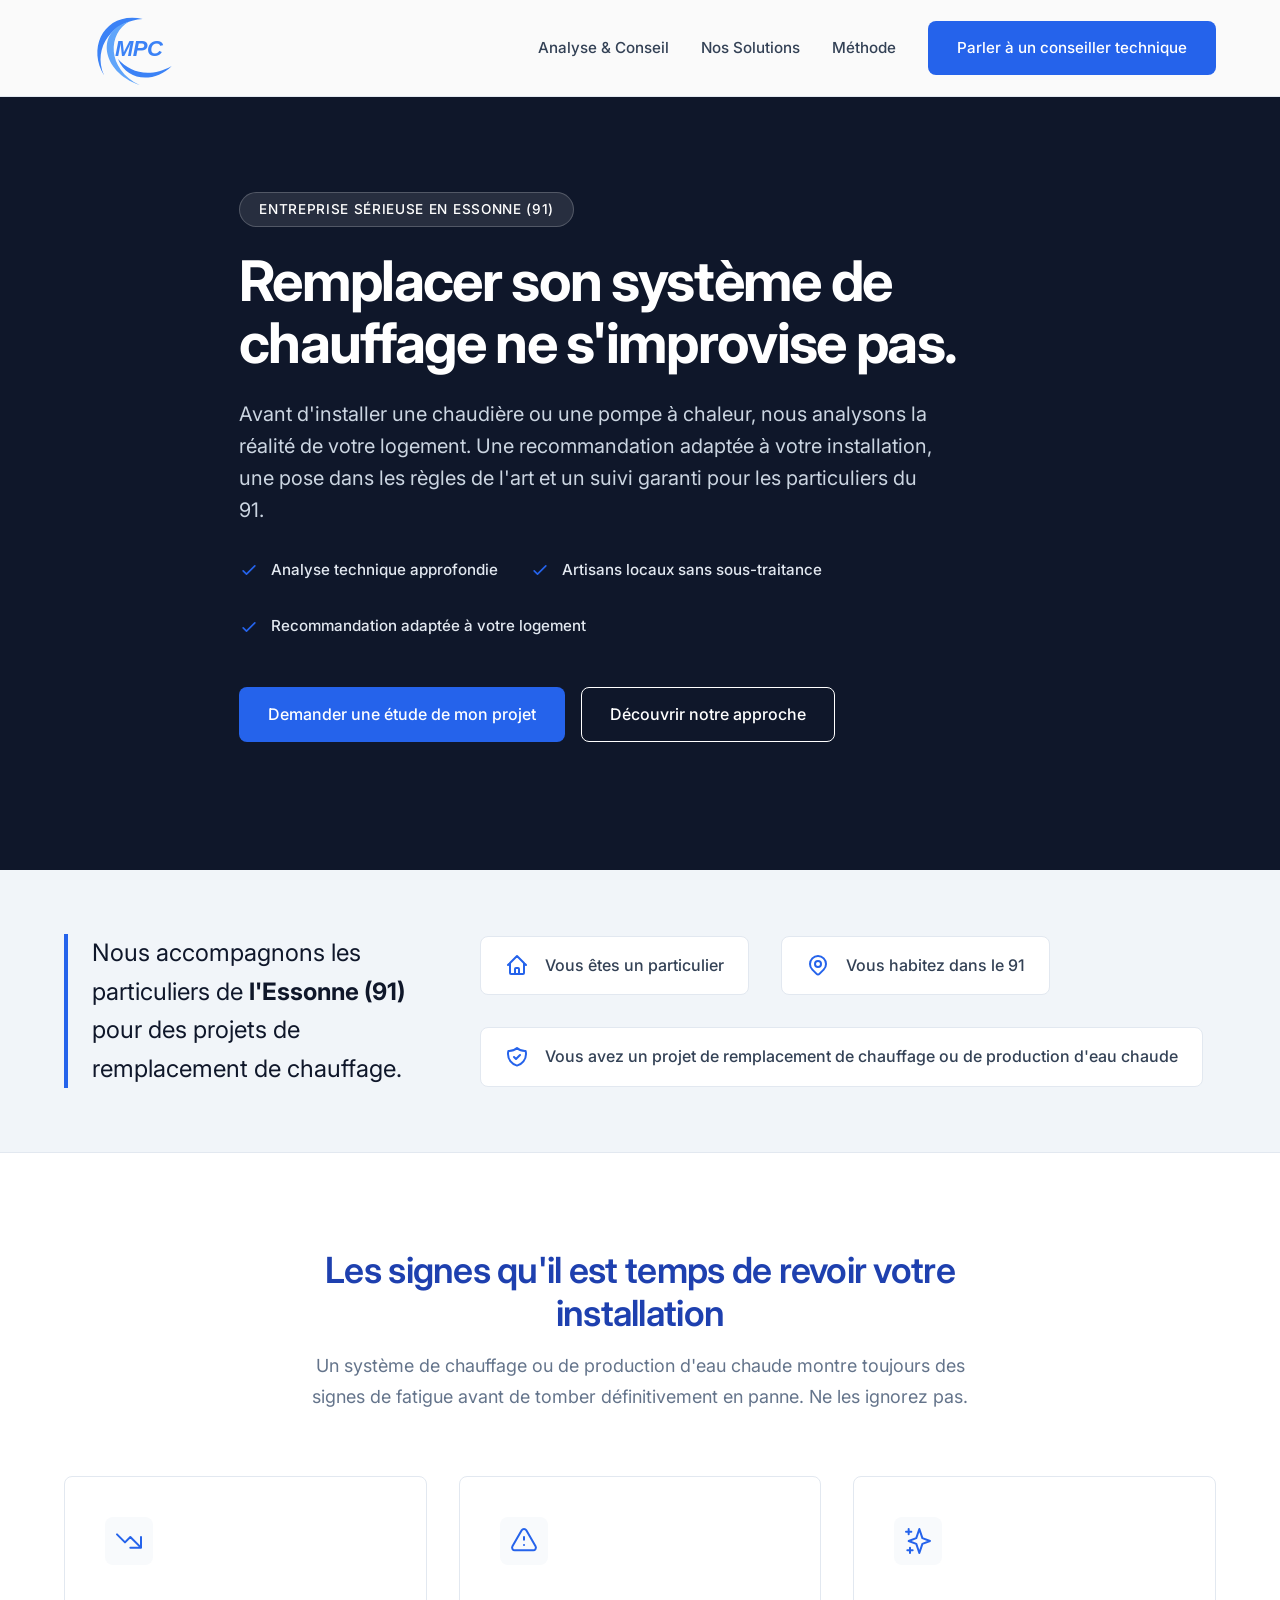
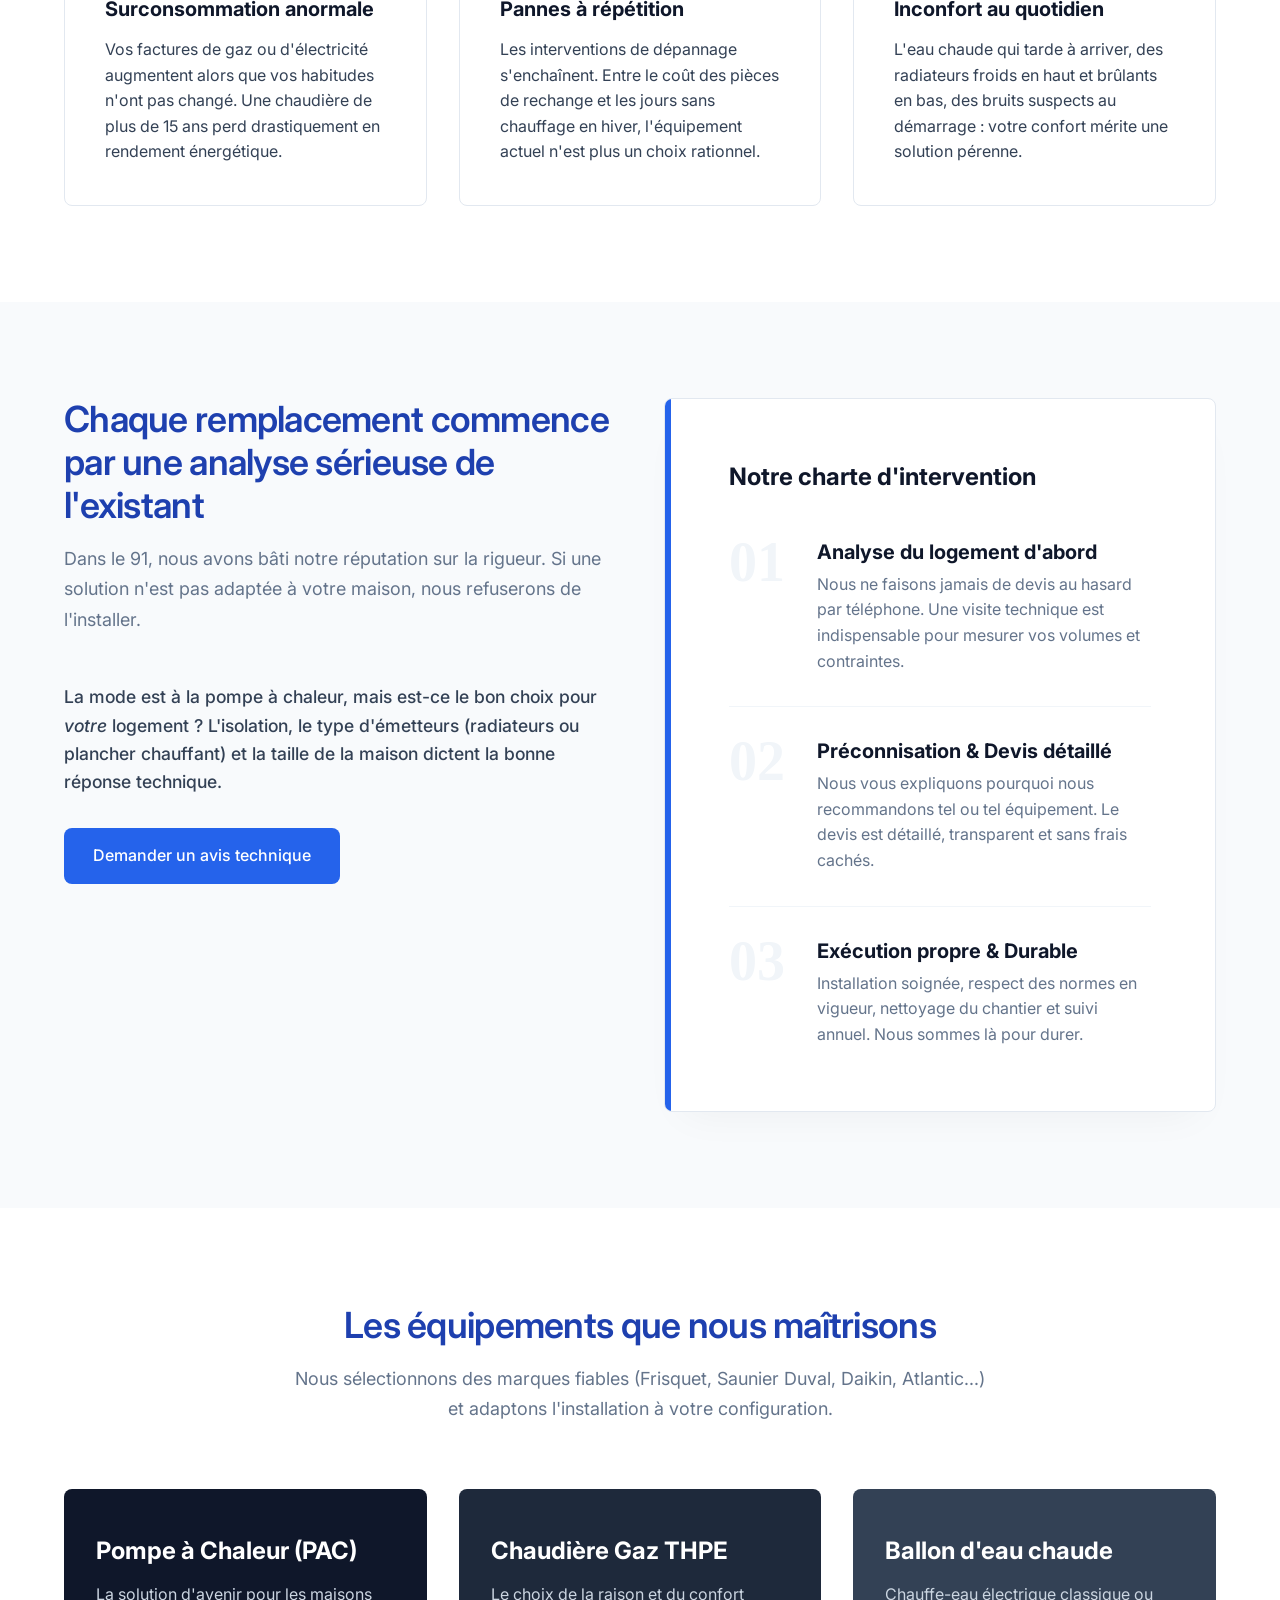
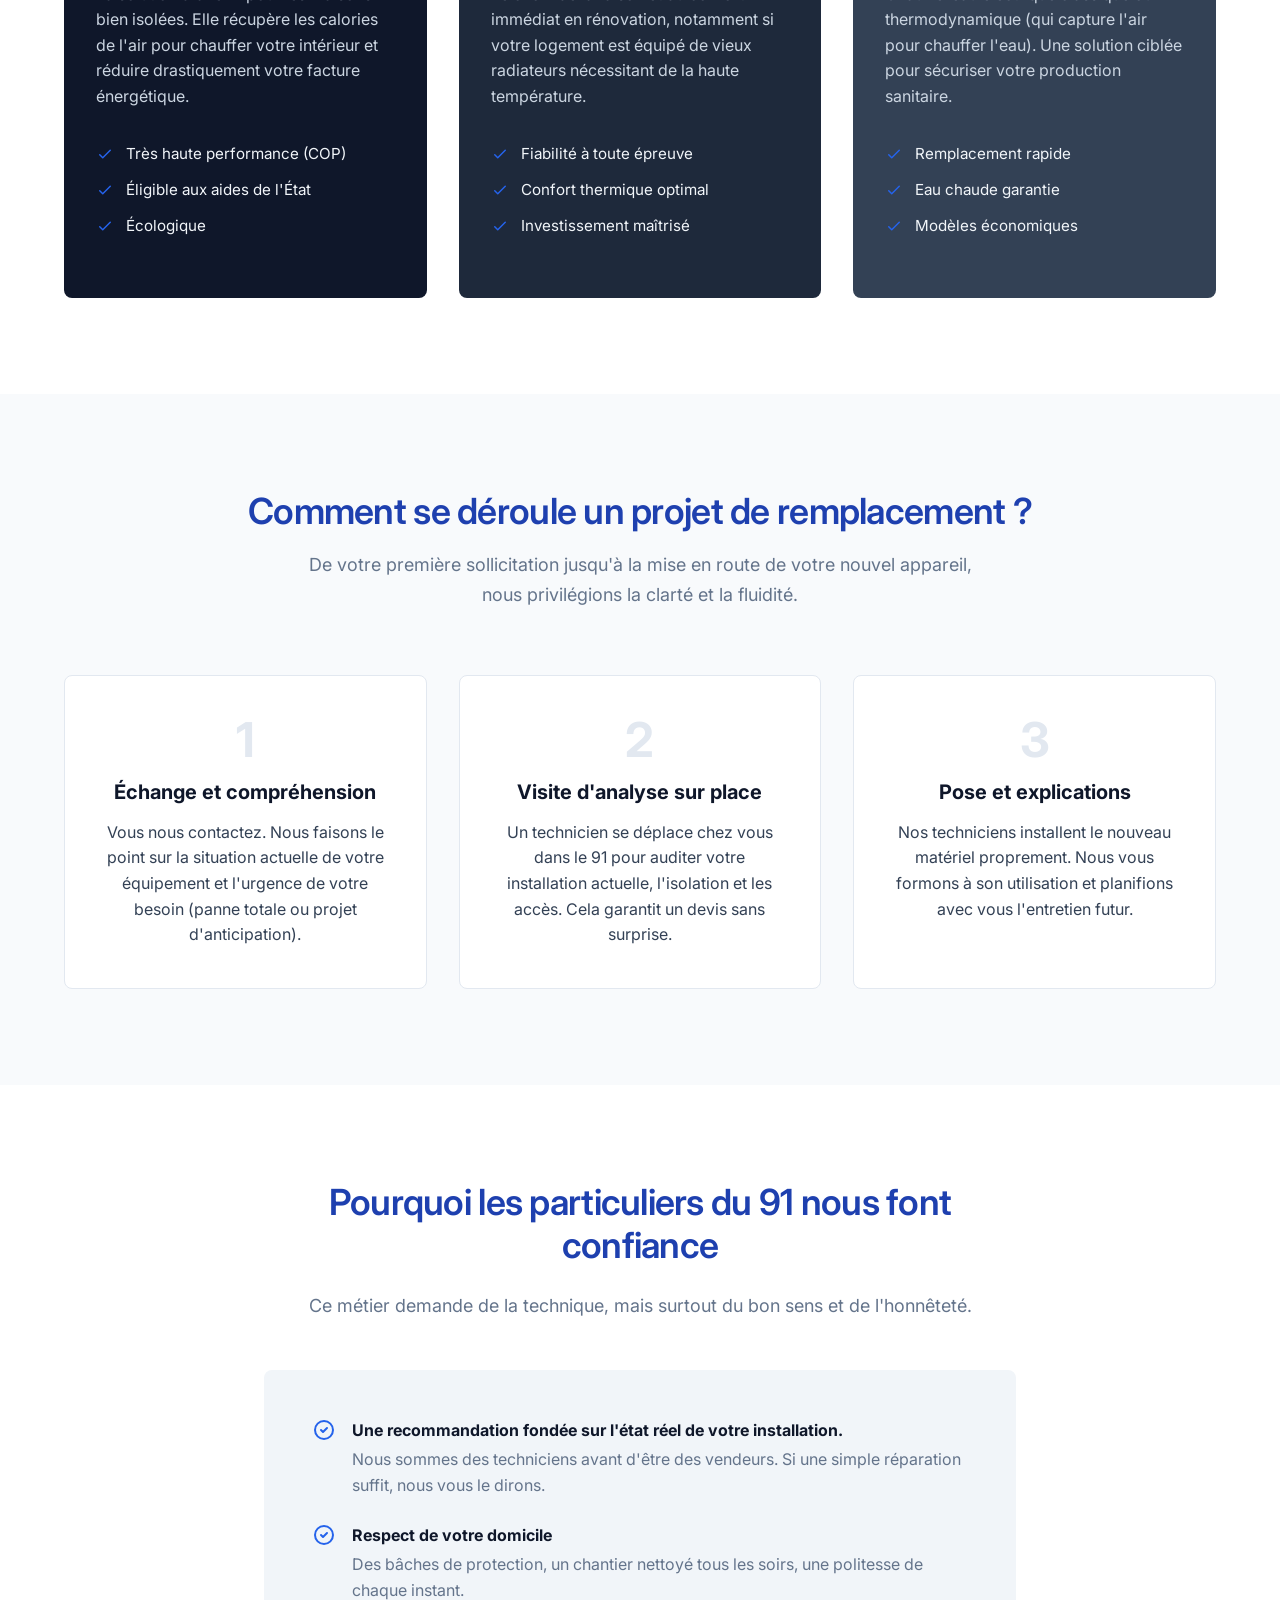
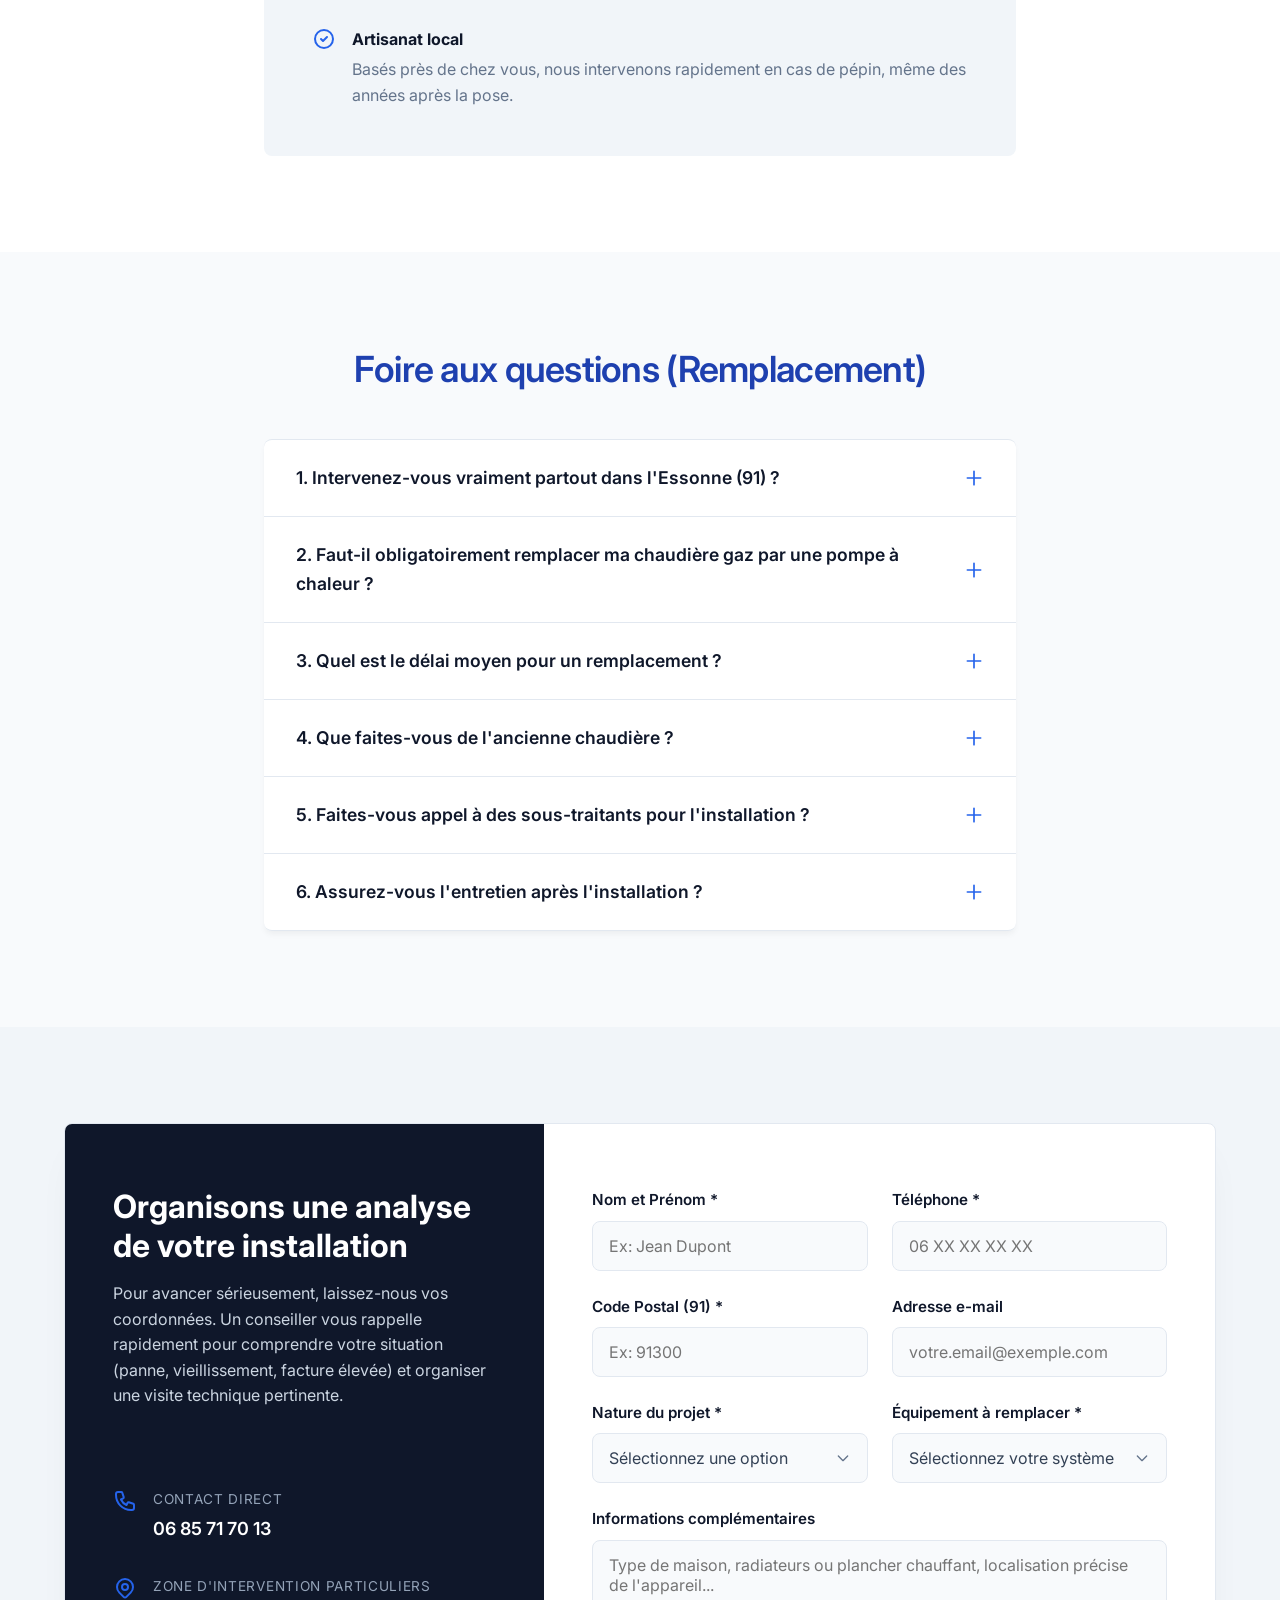
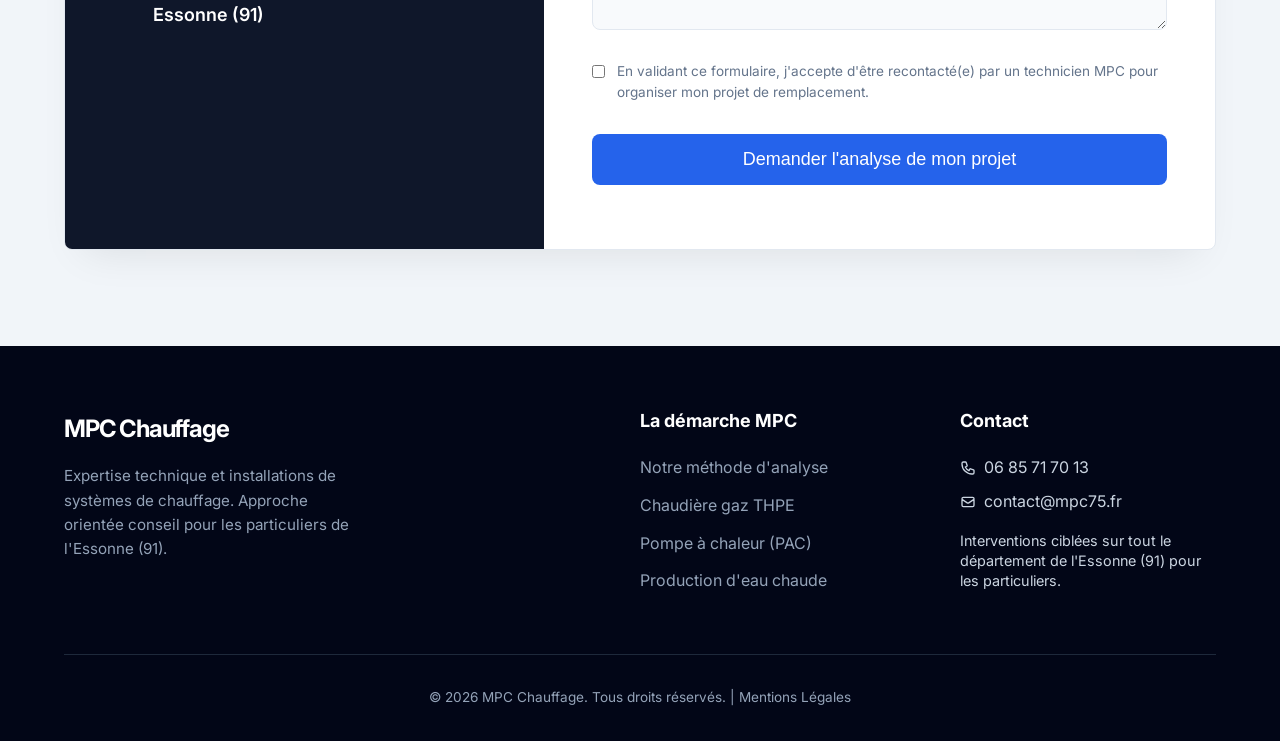
<file: chauff.html>
<!doctype html>
<html lang="fr">
<head>
    <meta charset="UTF-8" />
    <meta name="viewport" content="width=device-width, initial-scale=1.0" />
    <meta name="description" content="Remplacement de chauffage en Essonne (91) pour les particuliers. Chaudière gaz, pompe à chaleur, ballon d'eau chaude. Analyse sérieuse et devis honnête avant toute installation." />
    <title>Remplacement Chauffage & Chaudière 91 (Essonne) | Artisans Sérieux | MPC</title>
    
    <!-- Typographie élégante et professionnelle (Inter) -->
    <link rel="preconnect" href="https://fonts.googleapis.com">
    <link rel="preconnect" href="https://fonts.gstatic.com" crossorigin>
    <link href="https://fonts.googleapis.com/css2?family=Inter:wght@300;400;500;600;700&display=swap" rel="stylesheet">

    <style>
        /* ================= VARIABLES & RESET ================= */
        :root {
            --primary: #0f172a; 
            --primary-light: #1e293b;
            --accent: #2563eb; 
            --accent-hover: #1d4ed8;
            --text-main: #334155;
            --text-muted: #64748b;
            --bg-light: #f8fafc;
            --bg-alt: #f1f5f9;
            --border: #e2e8f0;
            --radius: 0.5rem;
            --transition: all 0.3s cubic-bezier(0.4, 0, 0.2, 1);
        }

        * { margin: 0; padding: 0; box-sizing: border-box; }
        
        html { 
            font-family: 'Inter', sans-serif; 
            color: var(--text-main); 
            scroll-behavior: smooth; 
            line-height: 1.6;
            background-color: var(--bg-light);
        }

        body { overflow-x: hidden; }
        img { max-width: 100%; height: auto; display: block; }
        a { text-decoration: none; color: inherit; transition: var(--transition); }
        ul { list-style: none; }

        /* ================= TYPOGRAPHIE ================= */
        h1, h2, h3, h4 { color: var(--primary); font-weight: 700; line-height: 1.2; }
        .text-accent { color: var(--accent); }
        
        .section-title {
            font-size: 2.25rem;
            margin-bottom: 1rem;
            letter-spacing: -0.02em;
            color: #1e40af; 
            font-weight: 600; 
        }
        .section-subtitle {
            font-size: 1.125rem;
            color: var(--text-muted);
            max-width: 700px;
            margin-bottom: 3rem;
            line-height: 1.7;
        }
        .text-center { text-align: center; }
        .mx-auto { margin-left: auto; margin-right: auto; }

        /* ================= LAYOUT & UTILS ================= */
        .container {
            width: 100%;
            max-width: 1200px;
            margin: 0 auto;
            padding: 0 1.5rem;
        }
        .section { padding: 6rem 0; }
        .bg-white { background-color: #ffffff; }
        .bg-gray { background-color: var(--bg-light); }
        .bg-primary { background-color: var(--primary); color: #fff; }

        .btn {
            display: inline-flex;
            align-items: center;
            justify-content: center;
            padding: 0.875rem 1.75rem;
            font-weight: 500;
            border-radius: var(--radius);
            cursor: pointer;
            transition: var(--transition);
            border: 1px solid transparent;
            font-size: 1rem;
        }
        .btn-primary {
            background-color: var(--accent);
            color: #ffffff;
        }
        .btn-primary:hover {
            background-color: var(--accent-hover);
        }
        .btn-outline {
            background-color: transparent;
            border-color: #ffffff;
            color: #ffffff;
        }
        .btn-outline:hover {
            background-color: #ffffff;
            color: var(--primary);
        }
        .btn-outline-dark {
            background-color: transparent;
            border-color: var(--primary);
            color: var(--primary);
        }
        .btn-outline-dark:hover {
            background-color: var(--primary);
            color: #ffffff;
        }

        /* ================= HEADER ================= */
        .header {
            position: fixed;
            top: 0; left: 0; right: 0;
            background: rgba(255, 255, 255, 0.98);
            backdrop-filter: blur(10px);
            border-bottom: 1px solid var(--border);
            z-index: 1000;
            padding: 0.5rem 0; 
            transition: var(--transition);
        }
        .header-container {
            display: flex;
            justify-content: space-between;
            align-items: center;
        }
        .logo-svg {
            display: block;
            width: 130px;
            height: auto;
            max-height: 80px; 
        }
        .nav-links {
            display: flex;
            gap: 2rem;
            align-items: center;
        }
        .nav-links a {
            font-weight: 500;
            font-size: 0.95rem;
        }
        .nav-links a:not(.btn):hover { color: var(--accent); }
        
        .mobile-menu-btn {
            display: none;
            background: none;
            border: none;
            color: var(--primary);
            cursor: pointer;
            padding: 0.5rem;
        }

        /* ================= HERO ================= */
        .hero {
            padding: 12rem 0 8rem 0;
            background-color: var(--primary);
            position: relative;
            overflow: hidden;
        }
        .hero::before {
            content: '';
            position: absolute;
            top: 0; left: 0; right: 0; bottom: 0;
            background-image: linear-gradient(to right, rgba(15, 23, 42, 0.9), rgba(15, 23, 42, 0.7));
            z-index: 1;
        }
        .hero-content {
            position: relative;
            z-index: 2;
            max-width: 850px;
        }
        .hero-badge {
            display: inline-block;
            background: rgba(255, 255, 255, 0.1);
            border: 1px solid rgba(255, 255, 255, 0.2);
            color: #fff;
            padding: 0.35rem 1.2rem;
            border-radius: 2rem;
            font-size: 0.85rem;
            font-weight: 500;
            margin-bottom: 1.5rem;
            letter-spacing: 0.05em;
            text-transform: uppercase;
        }
        .hero h1 {
            color: #ffffff;
            font-size: 3.5rem;
            letter-spacing: -0.03em;
            margin-bottom: 1.5rem;
            line-height: 1.1;
        }
        .hero p {
            color: #cbd5e1;
            font-size: 1.25rem;
            margin-bottom: 2rem;
            max-width: 700px;
            line-height: 1.6;
        }
        .hero-benefits {
            display: flex;
            gap: 2rem;
            margin-bottom: 3rem;
            flex-wrap: wrap;
        }
        .benefit-item {
            display: flex;
            align-items: center;
            color: #e2e8f0;
            font-size: 0.95rem;
            font-weight: 500;
        }
        .benefit-item svg {
            width: 20px;
            height: 20px;
            color: var(--accent);
            margin-right: 0.75rem;
        }
        .hero-actions {
            display: flex;
            gap: 1rem;
        }

        /* ================= TARGET / FILTER SECTION ================= */
        .target-section {
            background-color: var(--bg-alt);
            border-bottom: 1px solid var(--border);
            padding: 4rem 0;
        }
        .target-grid {
            display: grid;
            grid-template-columns: 1fr 2fr;
            gap: 3rem;
            align-items: center;
        }
        .target-title {
            font-size: 1.5rem;
            color: var(--primary);
            border-left: 4px solid var(--accent);
            padding-left: 1.5rem;
        }
        .target-list {
            display: flex;
            gap: 2rem;
            flex-wrap: wrap;
        }
        .target-list li {
            background: #fff;
            padding: 1rem 1.5rem;
            border-radius: var(--radius);
            border: 1px solid var(--border);
            display: flex;
            align-items: center;
            gap: 1rem;
            font-weight: 500;
            color: var(--text-main);
        }
        .target-list svg { color: var(--accent); width: 24px; height: 24px; }

        /* ================= GRIDS & CARDS ================= */
        .grid-2 {
            display: grid;
            grid-template-columns: repeat(2, 1fr);
            gap: 3rem;
        }
        .grid-3 {
            display: grid;
            grid-template-columns: repeat(auto-fit, minmax(320px, 1fr));
            gap: 2rem;
        }
        .card {
            background: #fff;
            padding: 2.5rem;
            border: 1px solid var(--border);
            border-radius: var(--radius);
            transition: var(--transition);
            height: 100%;
        }
        .card:hover {
            box-shadow: 0 10px 30px -10px rgba(0,0,0,0.05);
            border-color: #cbd5e1;
        }
        .card-icon {
            width: 48px;
            height: 48px;
            color: var(--accent);
            margin-bottom: 1.5rem;
            background: var(--bg-light);
            padding: 0.5rem;
            border-radius: 0.5rem;
        }
        .card h3 {
            font-size: 1.25rem;
            margin-bottom: 1rem;
        }

        /* ================= NOTRE APPROCHE (Focus on Seriousness) ================= */
        .approach-box {
            background: #fff;
            border: 1px solid var(--border);
            border-radius: var(--radius);
            padding: 4rem;
            box-shadow: 0 20px 40px -20px rgba(0,0,0,0.05);
            position: relative;
            overflow: hidden;
        }
        .approach-box::before {
            content: '';
            position: absolute;
            top: 0; left: 0; width: 6px; height: 100%;
            background: var(--accent);
        }
        .approach-steps {
            display: grid;
            grid-template-columns: 1fr;
            gap: 2rem;
            margin-top: 3rem;
        }
        .step-row {
            display: flex;
            gap: 2rem;
            align-items: flex-start;
            padding-bottom: 2rem;
            border-bottom: 1px solid var(--bg-alt);
        }
        .step-row:last-child {
            border-bottom: none;
            padding-bottom: 0;
        }
        .step-number {
            font-size: 3.5rem;
            font-weight: 700;
            color: var(--bg-alt);
            line-height: 0.8;
            font-family: serif;
        }
        .step-content h4 {
            font-size: 1.25rem;
            margin-bottom: 0.5rem;
            color: var(--primary);
        }
        .step-content p {
            color: var(--text-muted);
            line-height: 1.6;
        }

        /* ================= SOLUTIONS SECTION ================= */
        .solutions-grid {
            display: grid;
            grid-template-columns: repeat(3, 1fr);
            gap: 2rem;
        }
        .solution-card {
            background: var(--primary);
            color: #fff;
            padding: 3rem 2rem;
            border-radius: var(--radius);
            display: flex;
            flex-direction: column;
        }
        .solution-card h3 { color: #fff; font-size: 1.5rem; margin-bottom: 1rem; }
        .solution-card p { color: #cbd5e1; margin-bottom: 2rem; flex-grow: 1; }
        .solution-list li {
            display: flex;
            align-items: center;
            gap: 0.75rem;
            color: #f1f5f9;
            margin-bottom: 0.75rem;
            font-size: 0.95rem;
        }
        .solution-list svg { width: 18px; height: 18px; color: var(--accent); }

        /* ================= FAQ ================= */
        .faq-item {
            border-bottom: 1px solid var(--border);
            background: #fff;
        }
        .faq-item:first-child { border-top: 1px solid var(--border); border-radius: var(--radius) var(--radius) 0 0; }
        .faq-item:last-child { border-bottom: 1px solid var(--border); border-radius: 0 0 var(--radius) var(--radius); }
        .faq-summary {
            padding: 1.5rem 2rem;
            font-weight: 600;
            color: var(--primary);
            cursor: pointer;
            list-style: none;
            display: flex;
            justify-content: space-between;
            align-items: center;
            font-size: 1.1rem;
        }
        .faq-summary::-webkit-details-marker { display: none; }
        .faq-icon {
            width: 20px; height: 20px;
            transition: transform 0.3s ease;
            flex-shrink: 0;
            margin-left: 1rem;
            color: var(--accent);
        }
        details[open] .faq-icon { transform: rotate(45deg); }
        .faq-content {
            padding: 0 2rem 1.5rem 2rem;
            color: var(--text-muted);
            line-height: 1.7;
        }

        /* ================= CONTACT FORM ================= */
        .contact-section { padding: 6rem 0; background-color: var(--bg-alt); }
        .contact-wrapper {
            display: grid;
            grid-template-columns: 5fr 7fr;
            background: #fff;
            border-radius: var(--radius);
            overflow: hidden;
            box-shadow: 0 20px 40px -20px rgba(0,0,0,0.1);
            border: 1px solid var(--border);
        }
        .contact-info {
            background: var(--primary);
            color: #fff;
            padding: 4rem 3rem;
        }
        .contact-info h2 { color: #fff; margin-bottom: 1rem; font-size: 2rem; }
        .contact-info p { color: #cbd5e1; margin-bottom: 3rem; }
        
        .info-block { margin-bottom: 2rem; display: flex; align-items: flex-start; gap: 1rem; }
        .info-block svg { width: 24px; height: 24px; color: var(--accent); flex-shrink: 0; }
        .info-label { font-size: 0.85rem; color: #94a3b8; text-transform: uppercase; letter-spacing: 0.05em; margin-bottom: 0.25rem;}
        .info-value { font-size: 1.125rem; font-weight: 600; }

        .contact-form-container { padding: 4rem 3rem; }
        .form-group { margin-bottom: 1.5rem; }
        .form-label {
            display: block;
            font-weight: 600;
            margin-bottom: 0.5rem;
            font-size: 0.95rem;
            color: var(--primary);
        }
        .form-control {
            width: 100%;
            padding: 0.875rem 1rem;
            border: 1px solid var(--border);
            border-radius: var(--radius);
            font-family: inherit;
            font-size: 1rem;
            transition: var(--transition);
            background-color: var(--bg-light);
            color: var(--text-main);
        }
        select.form-control { appearance: none; background-image: url("data:image/svg+xml,%3Csvg xmlns='http://www.w3.org/2000/svg' fill='none' viewBox='0 0 24 24' stroke='%2364748b'%3E%3Cpath stroke-linecap='round' stroke-linejoin='round' stroke-width='2' d='M19 9l-7 7-7-7'%3E%3C/path%3E%3C/svg%3E"); background-repeat: no-repeat; background-position: right 1rem center; background-size: 1rem; padding-right: 2.5rem; }
        .form-control:focus {
            outline: none;
            border-color: var(--accent);
            box-shadow: 0 0 0 3px rgba(37, 99, 235, 0.1);
            background-color: #fff;
        }
        .form-row { display: grid; grid-template-columns: 1fr 1fr; gap: 1.5rem; }
        
        .checkbox-group {
            display: flex;
            align-items: flex-start;
            gap: 0.75rem;
            margin-bottom: 2rem;
            margin-top: 1rem;
        }
        .checkbox-group input { margin-top: 0.25rem; flex-shrink: 0; cursor: pointer; }
        .checkbox-group label { font-size: 0.85rem; color: var(--text-muted); line-height: 1.5; cursor: pointer; }

        .form-message {
            display: none;
            padding: 1rem;
            border-radius: var(--radius);
            margin-top: 1.5rem;
            font-size: 0.9rem;
            font-weight: 500;
        }
        .form-message.success {
            display: block;
            background-color: #ecfdf5;
            color: #065f46;
            border: 1px solid #a7f3d0;
        }
        .form-message.error {
            display: block;
            background-color: #fef2f2;
            color: #991b1b;
            border: 1px solid #fecaca;
        }

        /* ================= FOOTER ================= */
        .footer {
            background: #020617;
            color: #94a3b8;
            padding: 4rem 0 2rem 0;
        }
        .footer-grid {
            display: grid;
            grid-template-columns: 2fr 1fr 1fr;
            gap: 4rem;
            margin-bottom: 3rem;
        }
        .footer-title {
            color: #fff;
            font-size: 1.125rem;
            margin-bottom: 1.5rem;
        }
        .footer-links li { margin-bottom: 0.75rem; }
        .footer-links a:hover { color: #fff; }
        .footer-bottom {
            text-align: center;
            padding-top: 2rem;
            border-top: 1px solid #1e293b;
            font-size: 0.85rem;
        }

        /* ================= RESPONSIVE ================= */
        @media (max-width: 992px) {
            .hero h1 { font-size: 2.75rem; }
            .grid-2 { grid-template-columns: 1fr; gap: 3rem; }
            .solutions-grid { grid-template-columns: 1fr; }
            .contact-wrapper { grid-template-columns: 1fr; }
            .footer-grid { grid-template-columns: 1fr; gap: 2.5rem; }
            .target-grid { grid-template-columns: 1fr; gap: 1.5rem; }
            .target-title { border-left: none; border-top: 4px solid var(--accent); padding-left: 0; padding-top: 1rem; }
        }

        @media (max-width: 768px) {
            .section { padding: 4rem 0; }
            .section-title { font-size: 1.75rem; }
            .section-subtitle { font-size: 1rem; margin-bottom: 2rem; }
            
            .mobile-menu-btn { display: block; }
            .nav-links {
                display: none;
                position: absolute;
                top: 100%;
                left: 0;
                right: 0;
                background: rgba(255, 255, 255, 0.98);
                backdrop-filter: blur(10px);
                flex-direction: column;
                padding: 1.5rem;
                gap: 1.5rem;
                border-bottom: 1px solid var(--border);
                box-shadow: 0 10px 15px -3px rgba(0,0,0,0.1);
            }
            .nav-links.active { display: flex; }
            .nav-links a { width: 100%; text-align: center; font-size: 1.1rem; }
            .nav-links .btn { width: 100%; }
            .logo-svg { width: 100px; }

            .hero { padding: 8rem 0 4rem 0; }
            .hero h1 { font-size: 2.25rem; }
            .hero p { font-size: 1.05rem; }
            .hero-actions { flex-direction: column; width: 100%; }
            .hero-actions .btn { width: 100%; padding: 1rem; font-size: 1.1rem; }
            .hero-benefits { flex-direction: column; gap: 1rem; }

            .grid-3 { grid-template-columns: 1fr; gap: 1.5rem; }
            .card { padding: 1.5rem; }
            .approach-box { padding: 2rem 1.5rem; }
            .step-row { flex-direction: column; gap: 1rem; }
            .step-number { font-size: 2.5rem; }
            
            .form-row { grid-template-columns: 1fr; gap: 0; }
            .contact-info { padding: 2.5rem 1.5rem; }
            .contact-form-container { padding: 2.5rem 1.5rem; }
            .faq-summary { padding: 1.25rem 1.5rem; font-size: 1rem; }
            .faq-content { padding: 0 1.5rem 1.5rem 1.5rem; }
        }
    </style>
</head>
<body>

    <!-- ================= HEADER ================= -->
    <header class="header">
        <div class="container header-container">
            <a href="/" title="Accueil MPC Chauffage">
               <svg class="logo-svg" viewBox="70 100 330 290" width="130" height="130" xmlns="http://www.w3.org/2000/svg">
                  <!-- Arc bleu foncé extérieur -->
                  <path d="M 285 140 C 150 110, 80 240, 145 345 C 100 240, 180 145, 285 140 Z" fill="#3B82F6" />
                  <!-- Arc bleu clair intérieur -->
                  <path d="M 235 150 C 115 180, 130 330, 275 380 C 150 320, 160 190, 235 150 Z" fill="#60A5FA" />
                  <!-- Arc bleu foncé inférieur -->
                  <path d="M 195 285 C 230 370, 330 370, 390 310 C 310 355, 240 335, 195 285 Z" fill="#3B82F6" />
                  <!-- Texte MPC -->
                  <text x="270" y="275" font-family="Arial, Helvetica, sans-serif" font-weight="900" font-style="italic" font-size="80" fill="#3B82F6" text-anchor="middle" letter-spacing="-2">MPC</text>
                </svg>
            </a>
            
            <button class="mobile-menu-btn" aria-label="Ouvrir le menu">
                <svg fill="none" stroke="currentColor" viewBox="0 0 24 24" width="28" height="28" xmlns="http://www.w3.org/2000/svg">
                    <path stroke-linecap="round" stroke-linejoin="round" stroke-width="2" d="M4 6h16M4 12h16M4 18h16"></path>
                </svg>
            </button>

            <nav class="nav-links">
                <a href="#diagnostic">Analyse & Conseil</a>
                <a href="#solutions">Nos Solutions</a>
                <a href="#methode">Méthode</a>
                <a href="#contact" class="btn btn-primary">Parler à un conseiller technique</a>
            </nav>
        </div>
    </header>

    <!-- ================= HERO ================= -->
    <section class="hero">
        <div class="container hero-content">
            <span class="hero-badge">Entreprise sérieuse en Essonne (91)</span>
            <h1>Remplacer son système de chauffage ne s'improvise pas.</h1>
            <p>Avant d'installer une chaudière ou une pompe à chaleur, nous analysons la réalité de votre logement. Une recommandation adaptée à votre installation, une pose dans les règles de l'art et un suivi garanti pour les particuliers du 91.</p>
            
            <div class="hero-benefits">
                <div class="benefit-item">
                    <svg fill="none" stroke="currentColor" viewBox="0 0 24 24" xmlns="http://www.w3.org/2000/svg"><path stroke-linecap="round" stroke-linejoin="round" stroke-width="2" d="M5 13l4 4L19 7"></path></svg>
                    Analyse technique approfondie
                </div>
                <div class="benefit-item">
                    <svg fill="none" stroke="currentColor" viewBox="0 0 24 24" xmlns="http://www.w3.org/2000/svg"><path stroke-linecap="round" stroke-linejoin="round" stroke-width="2" d="M5 13l4 4L19 7"></path></svg>
                    Artisans locaux sans sous-traitance
                </div>
                <div class="benefit-item">
                    <svg fill="none" stroke="currentColor" viewBox="0 0 24 24" xmlns="http://www.w3.org/2000/svg"><path stroke-linecap="round" stroke-linejoin="round" stroke-width="2" d="M5 13l4 4L19 7"></path></svg>
                    Recommandation adaptée à votre logement
                </div>
            </div>

            <div class="hero-actions">
                <a href="#contact" class="btn btn-primary">Demander une étude de mon projet</a>
                <a href="#diagnostic" class="btn btn-outline">Découvrir notre approche</a>
            </div>
        </div>
    </section>

    <!-- ================= POUR QUI CETTE PAGE EST FAITE ================= -->
    <section class="target-section">
        <div class="container target-grid">
            <div class="target-title">
                Nous accompagnons les particuliers de <strong>l'Essonne (91)</strong> pour des projets de remplacement de chauffage.
            </div>
            <ul class="target-list">
                <li>
                    <svg fill="none" stroke="currentColor" viewBox="0 0 24 24"><path stroke-linecap="round" stroke-linejoin="round" stroke-width="2" d="M3 12l2-2m0 0l7-7 7 7M5 10v10a1 1 0 001 1h3m10-11l2 2m-2-2v10a1 1 0 01-1 1h-3m-6 0a1 1 0 001-1v-4a1 1 0 011-1h2a1 1 0 011 1v4a1 1 0 001 1m-6 0h6"></path></svg>
                    Vous êtes un particulier
                </li>
                <li>
                    <svg fill="none" stroke="currentColor" viewBox="0 0 24 24"><path stroke-linecap="round" stroke-linejoin="round" stroke-width="2" d="M17.657 16.657L13.414 20.9a1.998 1.998 0 01-2.827 0l-4.244-4.243a8 8 0 1111.314 0z"></path><path stroke-linecap="round" stroke-linejoin="round" stroke-width="2" d="M15 11a3 3 0 11-6 0 3 3 0 016 0z"></path></svg>
                    Vous habitez dans le 91
                </li>
                <li>
                    <svg fill="none" stroke="currentColor" viewBox="0 0 24 24"><path stroke-linecap="round" stroke-linejoin="round" stroke-width="2" d="M9 12l2 2 4-4m5.618-4.016A11.955 11.955 0 0112 2.944a11.955 11.955 0 01-8.618 3.04A12.02 12.02 0 003 9c0 5.591 3.824 10.29 9 11.622 5.176-1.332 9-6.03 9-11.622 0-1.042-.133-2.052-.382-3.016z"></path></svg>
                    Vous avez un projet de remplacement de chauffage ou de production d'eau chaude
                </li>
            </ul>
        </div>
    </section>

    <!-- ================= POURQUOI REMPLACER VOTRE CHAUFFAGE ================= -->
    <section class="section bg-white" id="diagnostic">
        <div class="container">
            <div class="text-center mx-auto" style="max-width: 800px; margin-bottom: 4rem;">
                <h2 class="section-title">Les signes qu'il est temps de revoir votre installation</h2>
                <p class="section-subtitle mx-auto">Un système de chauffage ou de production d'eau chaude montre toujours des signes de fatigue avant de tomber définitivement en panne. Ne les ignorez pas.</p>
            </div>
            
            <div class="grid-3">
                <div class="card">
                    <svg class="card-icon" fill="none" stroke="currentColor" viewBox="0 0 24 24"><path stroke-linecap="round" stroke-linejoin="round" stroke-width="1.5" d="M13 17h8m0 0V9m0 8l-8-8-4 4-6-6"></path></svg>
                    <h3>Surconsommation anormale</h3>
                    <p class="text-muted">Vos factures de gaz ou d'électricité augmentent alors que vos habitudes n'ont pas changé. Une chaudière de plus de 15 ans perd drastiquement en rendement énergétique.</p>
                </div>
                <div class="card">
                    <svg class="card-icon" fill="none" stroke="currentColor" viewBox="0 0 24 24"><path stroke-linecap="round" stroke-linejoin="round" stroke-width="1.5" d="M12 9v2m0 4h.01m-6.938 4h13.856c1.54 0 2.502-1.667 1.732-3L13.732 4c-.77-1.333-2.694-1.333-3.464 0L3.34 16c-.77 1.333.192 3 1.732 3z"></path></svg>
                    <h3>Pannes à répétition</h3>
                    <p class="text-muted">Les interventions de dépannage s'enchaînent. Entre le coût des pièces de rechange et les jours sans chauffage en hiver, l'équipement actuel n'est plus un choix rationnel.</p>
                </div>
                <div class="card">
                    <svg class="card-icon" fill="none" stroke="currentColor" viewBox="0 0 24 24"><path stroke-linecap="round" stroke-linejoin="round" stroke-width="1.5" d="M5 3v4M3 5h4M6 17v4m-2-2h4m5-16l2.286 6.857L21 12l-5.714 2.143L13 21l-2.286-6.857L5 12l5.714-2.143L13 3z"></path></svg>
                    <h3>Inconfort au quotidien</h3>
                    <p class="text-muted">L'eau chaude qui tarde à arriver, des radiateurs froids en haut et brûlants en bas, des bruits suspects au démarrage : votre confort mérite une solution pérenne.</p>
                </div>
            </div>
        </div>
    </section>

    <!-- ================= NOTRE APPROCHE ================= -->
    <section class="section bg-gray" id="approche">
        <div class="container">
            <div class="grid-2">
                <div>
                    <h2 class="section-title">Chaque remplacement commence par une analyse sérieuse de l'existant</h2>
                    <p class="section-subtitle">Dans le 91, nous avons bâti notre réputation sur la rigueur. Si une solution n'est pas adaptée à votre maison, nous refuserons de l'installer.</p>
                    <p style="color: var(--text-main); font-weight: 500; font-size: 1.1rem; margin-bottom: 2rem;">
                        La mode est à la pompe à chaleur, mais est-ce le bon choix pour <em>votre</em> logement ? L'isolation, le type d'émetteurs (radiateurs ou plancher chauffant) et la taille de la maison dictent la bonne réponse technique.
                    </p>
                    <a href="#contact" class="btn btn-primary" style="margin-bottom: 2rem;">Demander un avis technique</a>
                </div>
                
                <div class="approach-box">
                    <h3 style="font-size: 1.5rem; margin-bottom: 1rem;">Notre charte d'intervention</h3>
                    <div class="approach-steps">
                        <div class="step-row">
                            <div class="step-number">01</div>
                            <div class="step-content">
                                <h4>Analyse du logement d'abord</h4>
                                <p>Nous ne faisons jamais de devis au hasard par téléphone. Une visite technique est indispensable pour mesurer vos volumes et contraintes.</p>
                            </div>
                        </div>
                        <div class="step-row">
                            <div class="step-number">02</div>
                            <div class="step-content">
                                <h4>Préconnisation & Devis détaillé</h4>
                                <p>Nous vous expliquons pourquoi nous recommandons tel ou tel équipement. Le devis est détaillé, transparent et sans frais cachés.</p>
                            </div>
                        </div>
                        <div class="step-row">
                            <div class="step-number">03</div>
                            <div class="step-content">
                                <h4>Exécution propre & Durable</h4>
                                <p>Installation soignée, respect des normes en vigueur, nettoyage du chantier et suivi annuel. Nous sommes là pour durer.</p>
                            </div>
                        </div>
                    </div>
                </div>
            </div>
        </div>
    </section>

    <!-- ================= QUELLES SOLUTIONS ================= -->
    <section class="section bg-white" id="solutions">
        <div class="container">
            <div class="text-center mx-auto" style="max-width: 800px; margin-bottom: 4rem;">
                <h2 class="section-title">Les équipements que nous maîtrisons</h2>
                <p class="section-subtitle mx-auto">Nous sélectionnons des marques fiables (Frisquet, Saunier Duval, Daikin, Atlantic...) et adaptons l'installation à votre configuration.</p>
            </div>

            <div class="solutions-grid">
                <div class="solution-card">
                    <h3>Pompe à Chaleur (PAC)</h3>
                    <p>La solution d'avenir pour les maisons bien isolées. Elle récupère les calories de l'air pour chauffer votre intérieur et réduire drastiquement votre facture énergétique.</p>
                    <ul class="solution-list">
                        <li><svg fill="none" stroke="currentColor" viewBox="0 0 24 24"><path stroke-linecap="round" stroke-linejoin="round" stroke-width="2" d="M5 13l4 4L19 7"></path></svg> Très haute performance (COP)</li>
                        <li><svg fill="none" stroke="currentColor" viewBox="0 0 24 24"><path stroke-linecap="round" stroke-linejoin="round" stroke-width="2" d="M5 13l4 4L19 7"></path></svg> Éligible aux aides de l'État</li>
                        <li><svg fill="none" stroke="currentColor" viewBox="0 0 24 24"><path stroke-linecap="round" stroke-linejoin="round" stroke-width="2" d="M5 13l4 4L19 7"></path></svg> Écologique</li>
                    </ul>
                </div>
                
                <div class="solution-card" style="background: #1e293b;">
                    <h3>Chaudière Gaz THPE</h3>
                    <p>Le choix de la raison et du confort immédiat en rénovation, notamment si votre logement est équipé de vieux radiateurs nécessitant de la haute température.</p>
                    <ul class="solution-list">
                        <li><svg fill="none" stroke="currentColor" viewBox="0 0 24 24"><path stroke-linecap="round" stroke-linejoin="round" stroke-width="2" d="M5 13l4 4L19 7"></path></svg> Fiabilité à toute épreuve</li>
                        <li><svg fill="none" stroke="currentColor" viewBox="0 0 24 24"><path stroke-linecap="round" stroke-linejoin="round" stroke-width="2" d="M5 13l4 4L19 7"></path></svg> Confort thermique optimal</li>
                        <li><svg fill="none" stroke="currentColor" viewBox="0 0 24 24"><path stroke-linecap="round" stroke-linejoin="round" stroke-width="2" d="M5 13l4 4L19 7"></path></svg> Investissement maîtrisé</li>
                    </ul>
                </div>

                <div class="solution-card" style="background: #334155;">
                    <h3>Ballon d'eau chaude</h3>
                    <p>Chauffe-eau électrique classique ou thermodynamique (qui capture l'air pour chauffer l'eau). Une solution ciblée pour sécuriser votre production sanitaire.</p>
                    <ul class="solution-list">
                        <li><svg fill="none" stroke="currentColor" viewBox="0 0 24 24"><path stroke-linecap="round" stroke-linejoin="round" stroke-width="2" d="M5 13l4 4L19 7"></path></svg> Remplacement rapide</li>
                        <li><svg fill="none" stroke="currentColor" viewBox="0 0 24 24"><path stroke-linecap="round" stroke-linejoin="round" stroke-width="2" d="M5 13l4 4L19 7"></path></svg> Eau chaude garantie</li>
                        <li><svg fill="none" stroke="currentColor" viewBox="0 0 24 24"><path stroke-linecap="round" stroke-linejoin="round" stroke-width="2" d="M5 13l4 4L19 7"></path></svg> Modèles économiques</li>
                    </ul>
                </div>
            </div>
        </div>
    </section>

    <!-- ================= METHODE (Comment ça se passe) ================= -->
    <section id="methode" class="section bg-gray">
        <div class="container">
            <div class="text-center mx-auto" style="max-width: 800px; margin-bottom: 4rem;">
                <h2 class="section-title">Comment se déroule un projet de remplacement ?</h2>
                <p class="section-subtitle mx-auto">De votre première sollicitation jusqu'à la mise en route de votre nouvel appareil, nous privilégions la clarté et la fluidité.</p>
            </div>
            
            <div class="grid-3">
                <div class="card" style="text-align: center;">
                    <div style="font-size: 3rem; font-weight: 700; color: var(--border); line-height: 1; margin-bottom: 1rem;">1</div>
                    <h3>Échange et compréhension</h3>
                    <p class="text-muted">Vous nous contactez. Nous faisons le point sur la situation actuelle de votre équipement et l'urgence de votre besoin (panne totale ou projet d'anticipation).</p>
                </div>
                <div class="card" style="text-align: center;">
                    <div style="font-size: 3rem; font-weight: 700; color: var(--border); line-height: 1; margin-bottom: 1rem;">2</div>
                    <h3>Visite d'analyse sur place</h3>
                    <p class="text-muted">Un technicien se déplace chez vous dans le 91 pour auditer votre installation actuelle, l'isolation et les accès. Cela garantit un devis sans surprise.</p>
                </div>
                <div class="card" style="text-align: center;">
                    <div style="font-size: 3rem; font-weight: 700; color: var(--border); line-height: 1; margin-bottom: 1rem;">3</div>
                    <h3>Pose et explications</h3>
                    <p class="text-muted">Nos techniciens installent le nouveau matériel proprement. Nous vous formons à son utilisation et planifions avec vous l'entretien futur.</p>
                </div>
            </div>
        </div>
    </section>

    <!-- ================= CONFIANCE ================= -->
    <section class="section bg-white">
        <div class="container text-center" style="max-width: 800px;">
            <h2 class="section-title" style="margin-bottom: 1.5rem;">Pourquoi les particuliers du 91 nous font confiance</h2>
            <p class="section-subtitle mx-auto" style="margin-bottom: 3rem;">Ce métier demande de la technique, mais surtout du bon sens et de l'honnêteté.</p>
            
            <div style="background: var(--bg-alt); padding: 3rem; border-radius: var(--radius); text-align: left; display: grid; gap: 1.5rem;">
                <div style="display: flex; gap: 1rem; align-items: flex-start;">
                    <svg style="color: var(--accent); width: 24px; height: 24px; flex-shrink: 0;" fill="none" stroke="currentColor" viewBox="0 0 24 24"><path stroke-linecap="round" stroke-linejoin="round" stroke-width="2" d="M9 12l2 2 4-4m6 2a9 9 0 11-18 0 9 9 0 0118 0z"></path></svg>
                    <div>
                        <strong style="color: var(--primary); display: block; margin-bottom: 0.25rem;">Une recommandation fondée sur l'état réel de votre installation.</strong>
                        <span style="color: var(--text-muted);">Nous sommes des techniciens avant d'être des vendeurs. Si une simple réparation suffit, nous vous le dirons.</span>
                    </div>
                </div>
                <div style="display: flex; gap: 1rem; align-items: flex-start;">
                    <svg style="color: var(--accent); width: 24px; height: 24px; flex-shrink: 0;" fill="none" stroke="currentColor" viewBox="0 0 24 24"><path stroke-linecap="round" stroke-linejoin="round" stroke-width="2" d="M9 12l2 2 4-4m6 2a9 9 0 11-18 0 9 9 0 0118 0z"></path></svg>
                    <div>
                        <strong style="color: var(--primary); display: block; margin-bottom: 0.25rem;">Respect de votre domicile</strong>
                        <span style="color: var(--text-muted);">Des bâches de protection, un chantier nettoyé tous les soirs, une politesse de chaque instant.</span>
                    </div>
                </div>
                <div style="display: flex; gap: 1rem; align-items: flex-start;">
                    <svg style="color: var(--accent); width: 24px; height: 24px; flex-shrink: 0;" fill="none" stroke="currentColor" viewBox="0 0 24 24"><path stroke-linecap="round" stroke-linejoin="round" stroke-width="2" d="M9 12l2 2 4-4m6 2a9 9 0 11-18 0 9 9 0 0118 0z"></path></svg>
                    <div>
                        <strong style="color: var(--primary); display: block; margin-bottom: 0.25rem;">Artisanat local</strong>
                        <span style="color: var(--text-muted);">Basés près de chez vous, nous intervenons rapidement en cas de pépin, même des années après la pose.</span>
                    </div>
                </div>
            </div>
        </div>
    </section>

    <!-- ================= FAQ ================= -->
    <section class="section bg-gray">
        <div class="container" style="max-width: 800px;">
            <h2 class="section-title text-center" style="margin-bottom: 3rem;">Foire aux questions (Remplacement)</h2>
            
            <div style="box-shadow: 0 4px 6px -1px rgba(0,0,0,0.05); border-radius: var(--radius);">
                <details class="faq-item" name="faq">
                    <summary class="faq-summary">
                        1. Intervenez-vous vraiment partout dans l'Essonne (91) ?
                        <svg class="faq-icon" fill="none" stroke="currentColor" viewBox="0 0 24 24"><path stroke-linecap="round" stroke-linejoin="round" stroke-width="2" d="M12 4v16m8-8H4"></path></svg>
                    </summary>
                    <div class="faq-content">
                        Oui, concernant les particuliers, notre secteur de prédilection est le 91. Cela nous permet d'être réactifs pour les visites techniques et extrêmement fiables sur le suivi et les éventuels dépannages futurs.
                    </div>
                </details>
                
                <details class="faq-item" name="faq">
                    <summary class="faq-summary">
                        2. Faut-il obligatoirement remplacer ma chaudière gaz par une pompe à chaleur ?
                        <svg class="faq-icon" fill="none" stroke="currentColor" viewBox="0 0 24 24"><path stroke-linecap="round" stroke-linejoin="round" stroke-width="2" d="M12 4v16m8-8H4"></path></svg>
                    </summary>
                    <div class="faq-content">
                        Absolument pas. Bien que la pompe à chaleur soit excellente, elle nécessite une bonne isolation. Si votre maison est ancienne ou équipée de vieux radiateurs en fonte, une chaudière gaz à Très Haute Performance Énergétique (THPE) restera souvent le choix le plus confortable et le plus intelligent financièrement.
                    </div>
                </details>
                
                <details class="faq-item" name="faq">
                    <summary class="faq-summary">
                        3. Quel est le délai moyen pour un remplacement ?
                        <svg class="faq-icon" fill="none" stroke="currentColor" viewBox="0 0 24 24"><path stroke-linecap="round" stroke-linejoin="round" stroke-width="2" d="M12 4v16m8-8H4"></path></svg>
                    </summary>
                    <div class="faq-content">
                        S'il s'agit d'une panne totale en plein hiver (urgence), nous faisons le maximum pour vous proposer une solution sous quelques jours. Pour un projet d'anticipation, comptez en moyenne 2 à 4 semaines entre l'acceptation du devis et l'installation finale.
                    </div>
                </details>

                <details class="faq-item" name="faq">
                    <summary class="faq-summary">
                        4. Que faites-vous de l'ancienne chaudière ?
                        <svg class="faq-icon" fill="none" stroke="currentColor" viewBox="0 0 24 24"><path stroke-linecap="round" stroke-linejoin="round" stroke-width="2" d="M12 4v16m8-8H4"></path></svg>
                    </summary>
                    <div class="faq-content">
                        Nous gérons l'intégralité du chantier. Votre ancien équipement (chaudière, ancien ballon ou cuve) est démonté proprement, évacué par nos soins et déposé en filière de recyclage agréée.
                    </div>
                </details>

                <details class="faq-item" name="faq">
                    <summary class="faq-summary">
                        5. Faites-vous appel à des sous-traitants pour l'installation ?
                        <svg class="faq-icon" fill="none" stroke="currentColor" viewBox="0 0 24 24"><path stroke-linecap="round" stroke-linejoin="round" stroke-width="2" d="M12 4v16m8-8H4"></path></svg>
                    </summary>
                    <div class="faq-content">
                        Non. La qualité de notre travail repose sur nos propres équipes techniques. Ce sont nos chauffagistes salariés qui interviendront chez vous, garantissant ainsi un standard de qualité élevé et le respect de notre charte interne.
                    </div>
                </details>

                <details class="faq-item" name="faq">
                    <summary class="faq-summary">
                        6. Assurez-vous l'entretien après l'installation ?
                        <svg class="faq-icon" fill="none" stroke="currentColor" viewBox="0 0 24 24"><path stroke-linecap="round" stroke-linejoin="round" stroke-width="2" d="M12 4v16m8-8H4"></path></svg>
                    </summary>
                    <div class="faq-content">
                        Oui, c'est même le cœur de notre promesse. Nous proposons un contrat d'entretien annuel pour pérenniser votre investissement, garantir votre sécurité et maintenir les garanties constructeur de votre nouvel équipement.
                    </div>
                </details>
            </div>
        </div>
    </section>

    <!-- ================= CONTACT FORM ================= -->
    <section id="contact" class="contact-section">
        <div class="container">
            <div class="contact-wrapper">
                
                <div class="contact-info">
                    <h2>Organisons une analyse de votre installation</h2>
                    <p>Pour avancer sérieusement, laissez-nous vos coordonnées. Un conseiller vous rappelle rapidement pour comprendre votre situation (panne, vieillissement, facture élevée) et organiser une visite technique pertinente.</p>
                    
                    <div style="margin-top: auto; padding-top: 2rem;">
                        <div class="info-block">
                            <svg fill="none" stroke="currentColor" viewBox="0 0 24 24" xmlns="http://www.w3.org/2000/svg"><path stroke-linecap="round" stroke-linejoin="round" stroke-width="2" d="M3 5a2 2 0 012-2h3.28a1 1 0 01.948.684l1.498 4.493a1 1 0 01-.502 1.21l-2.257 1.13a11.042 11.042 0 005.516 5.516l1.13-2.257a1 1 0 011.21-.502l4.493 1.498a1 1 0 01.684.949V19a2 2 0 01-2 2h-1C9.716 21 3 14.284 3 6V5z"></path></svg>
                            <div>
                                <div class="info-label">Contact direct</div>
                                <div class="info-value">06 85 71 70 13</div>
                            </div>
                        </div>
                        <div class="info-block">
                            <svg fill="none" stroke="currentColor" viewBox="0 0 24 24" xmlns="http://www.w3.org/2000/svg"><path stroke-linecap="round" stroke-linejoin="round" stroke-width="2" d="M17.657 16.657L13.414 20.9a1.998 1.998 0 01-2.827 0l-4.244-4.243a8 8 0 1111.314 0z"></path><path stroke-linecap="round" stroke-linejoin="round" stroke-width="2" d="M15 11a3 3 0 11-6 0 3 3 0 016 0z"></path></svg>
                            <div>
                                <div class="info-label">Zone d'intervention particuliers</div>
                                <div class="info-value">Essonne (91)</div>
                            </div>
                        </div>
                    </div>
                </div>

                <div class="contact-form-container">
                    <form id="leadForm">
                        <div class="form-row">
                            <div class="form-group">
                                <label for="Nom" class="form-label">Nom et Prénom *</label>
                                <input type="text" id="Nom" name="Nom" class="form-control" required placeholder="Ex: Jean Dupont" />
                            </div>
                            <div class="form-group">
                                <label for="Telephone" class="form-label">Téléphone *</label>
                                <input type="tel" id="Telephone" name="Telephone" class="form-control" required placeholder="06 XX XX XX XX" />
                            </div>
                        </div>

                        <div class="form-row">
                            <div class="form-group">
                                <label for="CodePostal" class="form-label">Code Postal (91) *</label>
                                <input type="text" id="CodePostal" name="CodePostal" class="form-control" required placeholder="Ex: 91300" pattern="^91[0-9]{3}$" title="Veuillez saisir un code postal de l'Essonne commençant par 91" />
                            </div>
                            <div class="form-group">
                                <label for="Email" class="form-label">Adresse e-mail</label>
                                <input type="email" id="Email" name="Email" class="form-control" placeholder="votre.email@exemple.com" />
                            </div>
                        </div>

                        <div class="form-row">
                            <div class="form-group">
                                <label for="TypeBesoin" class="form-label">Nature du projet *</label>
                                <select id="TypeBesoin" name="TypeBesoin" class="form-control" required>
                                    <option value="" disabled selected>Sélectionnez une option</option>
                                    <option value="Remplacement programmé">Remplacement programmé (équipement vieux)</option>
                                    <option value="Panne bloquante">Panne actuelle (Urgence remplacement)</option>
                                    <option value="Volonté de faire des économies">Volonté de changer d'énergie / Économies</option>
                                    <option value="Autre">Autre projet</option>
                                </select>
                            </div>
                            <div class="form-group">
                                <label for="EquipementActuel" class="form-label">Équipement à remplacer *</label>
                                <select id="EquipementActuel" name="EquipementActuel" class="form-control" required>
                                    <option value="" disabled selected>Sélectionnez votre système</option>
                                    <option value="Chaudière Gaz">Chaudière Gaz</option>
                                    <option value="Chaudière Fioul">Chaudière Fioul</option>
                                    <option value="Pompe à Chaleur">Pompe à Chaleur ancienne</option>
                                    <option value="Ballon d'eau chaude">Ballon d'eau chaude</option>
                                    <option value="Je ne sais pas">Je ne sais pas exactement</option>
                                </select>
                            </div>
                        </div>

                        <div class="form-group">
                            <label for="Message" class="form-label">Informations complémentaires</label>
                            <textarea id="Message" name="Message" rows="3" class="form-control" placeholder="Type de maison, radiateurs ou plancher chauffant, localisation précise de l'appareil..."></textarea>
                        </div>

                        <div class="checkbox-group">
                            <input type="checkbox" id="rgpd" required />
                            <label for="rgpd">En validant ce formulaire, j'accepte d'être recontacté(e) par un technicien MPC pour organiser mon projet de remplacement.</label>
                        </div>

                        <button type="submit" id="submitBtn" class="btn btn-primary" style="width: 100%; font-size: 1.125rem;">Demander l'analyse de mon projet</button>
                        
                        <div id="formMessage" class="form-message"></div>
                    </form>
                </div>

            </div>
        </div>
    </section>

    <!-- ================= FOOTER ================= -->
    <footer class="footer">
        <div class="container">
            <div class="footer-grid">
                <div>
                    <div style="font-size: 1.5rem; font-weight: 700; color: #fff; margin-bottom: 1rem; letter-spacing: -0.05em;">MPC Chauffage</div>
                    <p style="max-width: 300px; font-size: 0.95rem;">Expertise technique et installations de systèmes de chauffage. Approche orientée conseil pour les particuliers de l'Essonne (91).</p>
                </div>
                <div>
                    <h4 class="footer-title">La démarche MPC</h4>
                    <ul class="footer-links">
                        <li><a href="#approche">Notre méthode d'analyse</a></li>
                        <li><a href="#solutions">Chaudière gaz THPE</a></li>
                        <li><a href="#solutions">Pompe à chaleur (PAC)</a></li>
                        <li><a href="#solutions">Production d'eau chaude</a></li>
                    </ul>
                </div>
                <div>
                    <h4 class="footer-title">Contact</h4>
                    <ul class="footer-links" style="color: #cbd5e1;">
                        <li style="margin-bottom: 0.5rem; display: flex; align-items: center; gap: 0.5rem;"><svg width="16" height="16" fill="none" stroke="currentColor" viewBox="0 0 24 24"><path stroke-linecap="round" stroke-linejoin="round" stroke-width="2" d="M3 5a2 2 0 012-2h3.28a1 1 0 01.948.684l1.498 4.493a1 1 0 01-.502 1.21l-2.257 1.13a11.042 11.042 0 005.516 5.516l1.13-2.257a1 1 0 011.21-.502l4.493 1.498a1 1 0 01.684.949V19a2 2 0 01-2 2h-1C9.716 21 3 14.284 3 6V5z"></path></svg> 06 85 71 70 13</li>
                        <li style="margin-bottom: 0.5rem; display: flex; align-items: center; gap: 0.5rem;"><svg width="16" height="16" fill="none" stroke="currentColor" viewBox="0 0 24 24"><path stroke-linecap="round" stroke-linejoin="round" stroke-width="2" d="M3 8l7.89 5.26a2 2 0 002.22 0L21 8M5 19h14a2 2 0 002-2V7a2 2 0 00-2-2H5a2 2 0 00-2 2v10a2 2 0 002 2z"></path></svg> contact@mpc75.fr</li>
                        <li style="margin-top: 1rem; font-size: 0.9rem; line-height: 1.4;">Interventions ciblées sur tout le département de l'Essonne (91) pour les particuliers.</li>
                    </ul>
                </div>
            </div>
            <div class="footer-bottom">
                <p>&copy; 2026 MPC Chauffage. Tous droits réservés. | Mentions Légales</p>
            </div>
        </div>
    </footer>

    <!-- ================= SCRIPT JAVASCRIPT ================= -->
    <script>
        document.addEventListener('DOMContentLoaded', function() {
            
            // Gestion Menu Mobile
            const mobileMenuBtn = document.querySelector('.mobile-menu-btn');
            const navLinks = document.querySelector('.nav-links');
            const navItems = document.querySelectorAll('.nav-links a');

            if(mobileMenuBtn && navLinks) {
                mobileMenuBtn.addEventListener('click', function() {
                    navLinks.classList.toggle('active');
                });

                navItems.forEach(item => {
                    item.addEventListener('click', () => {
                        navLinks.classList.remove('active');
                    });
                });
            }

            // Gestion de la soumission du formulaire
            const GOOGLE_SCRIPT_URL = "https://script.google.com/macros/s/AKfycby8cSEw18m_wCGNvWlpqhGekOpKhBzF3-ng7tlytEKnhXb1cJ0b0QMD3X71jNSyggz9/exec";
            
            const form = document.getElementById('leadForm');
            const submitBtn = document.getElementById('submitBtn');
            const formMessage = document.getElementById('formMessage');

            if(form) {
                form.addEventListener('submit', function(e) {
                    e.preventDefault();
                    
                    if(!document.getElementById('rgpd').checked) return;

                    submitBtn.disabled = true;
                    submitBtn.textContent = 'Envoi sécurisé en cours...';
                    formMessage.className = 'form-message';
                    formMessage.textContent = '';

                    const formData = new FormData(form);

                    fetch(GOOGLE_SCRIPT_URL, {
                        method: 'POST',
                        mode: 'no-cors',
                        body: formData
                    })
                    .then(() => {
                        formMessage.className = 'form-message success';
                        formMessage.textContent = 'Votre dossier a bien été transmis. Un conseiller technique vous rappelle très vite.';
                        form.reset();
                    })
                    .catch(error => {
                        console.error('Erreur:', error);
                        formMessage.className = 'form-message error';
                        formMessage.textContent = 'Oups, un problème réseau est survenu. Appelez-nous directement au 06 85 71 70 13.';
                    })
                    .finally(() => {
                        submitBtn.disabled = false;
                        submitBtn.textContent = 'Demander l\'analyse de mon projet';
                    });
                });
            }
        });
    </script>
</body>
</html>
</file>
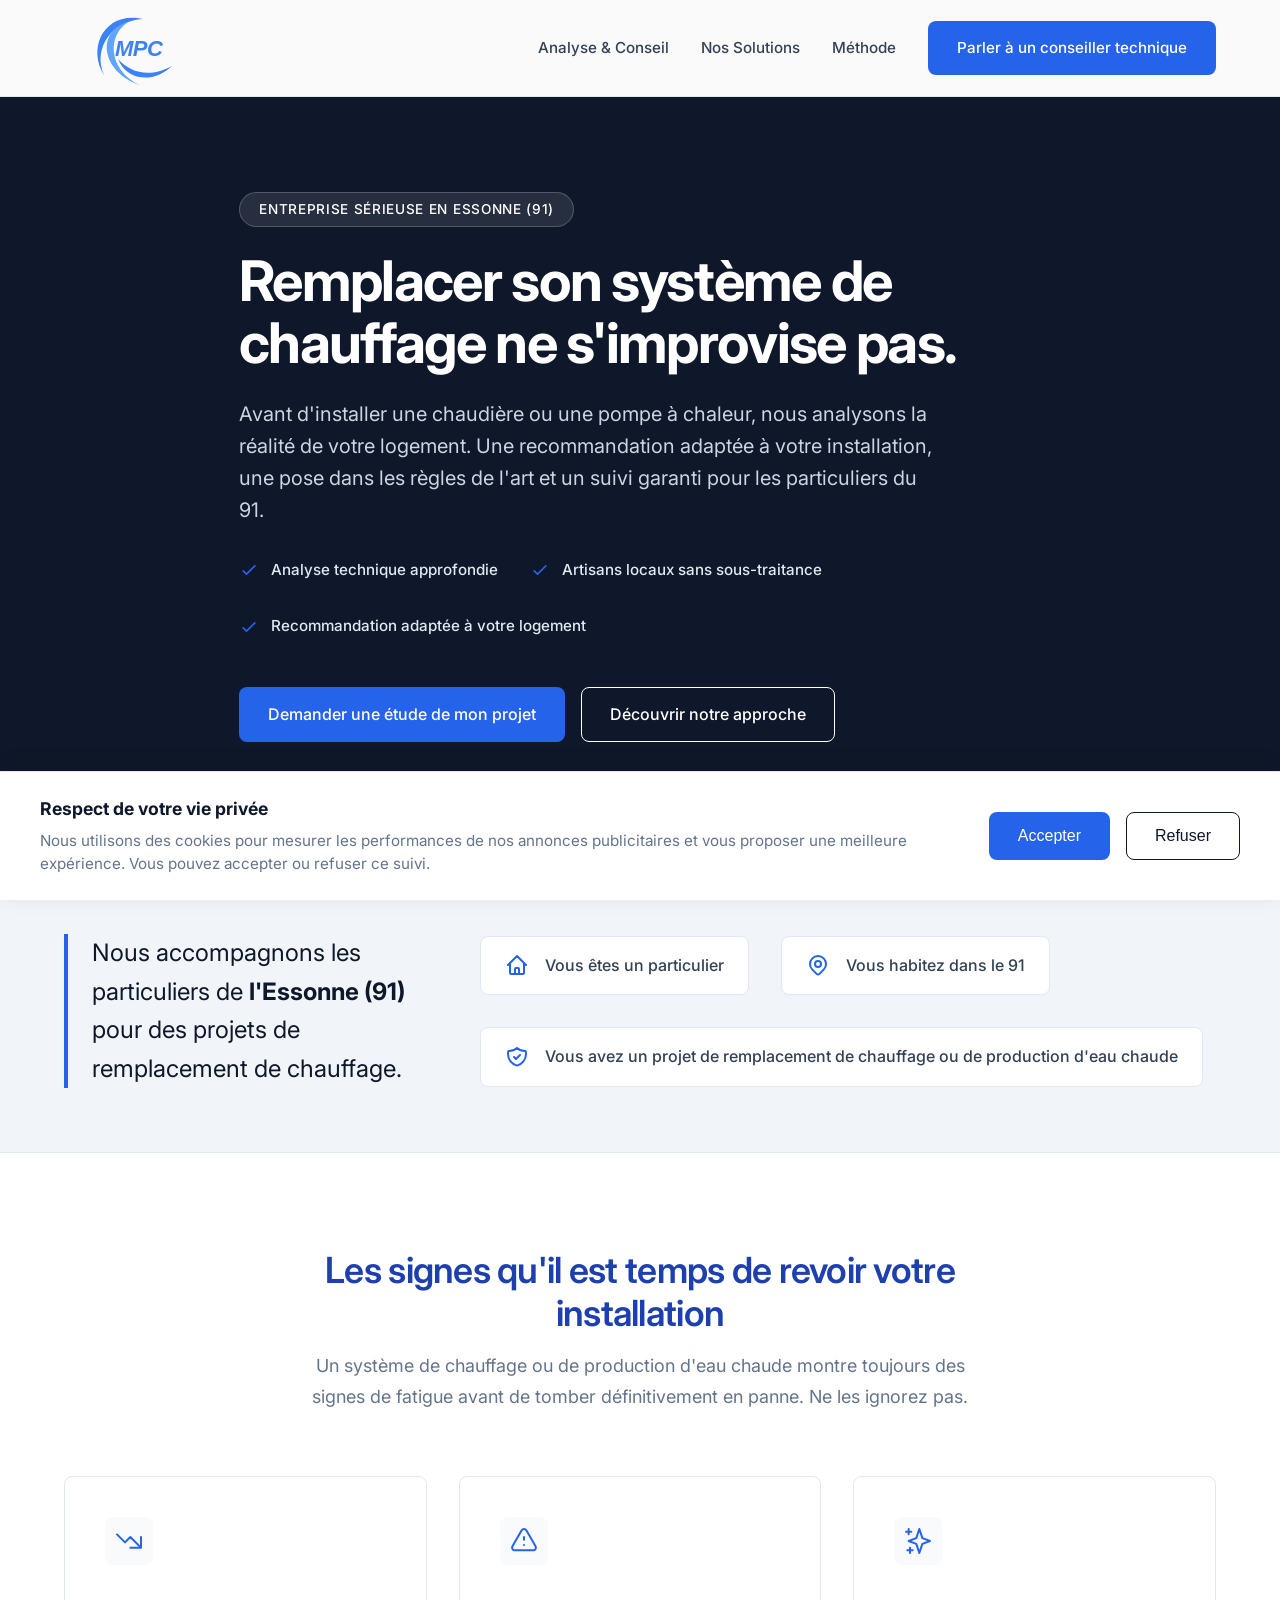
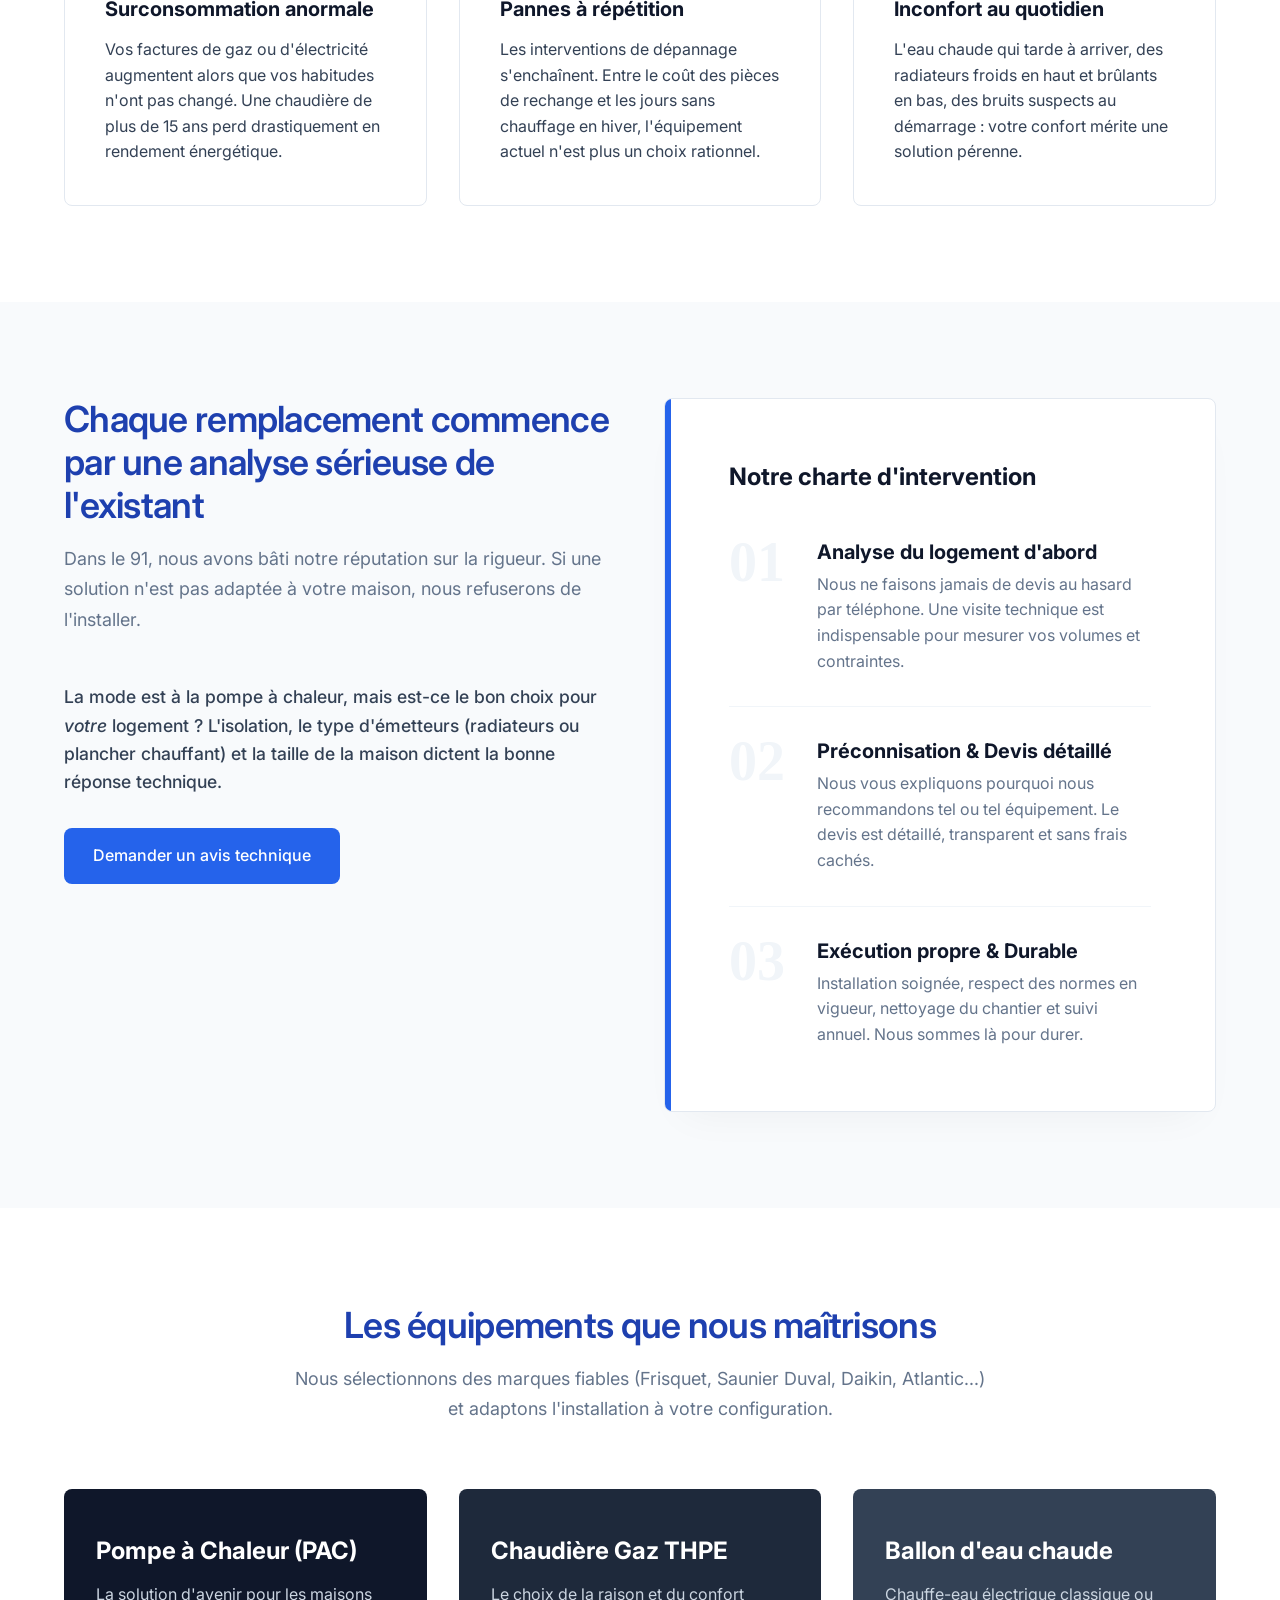
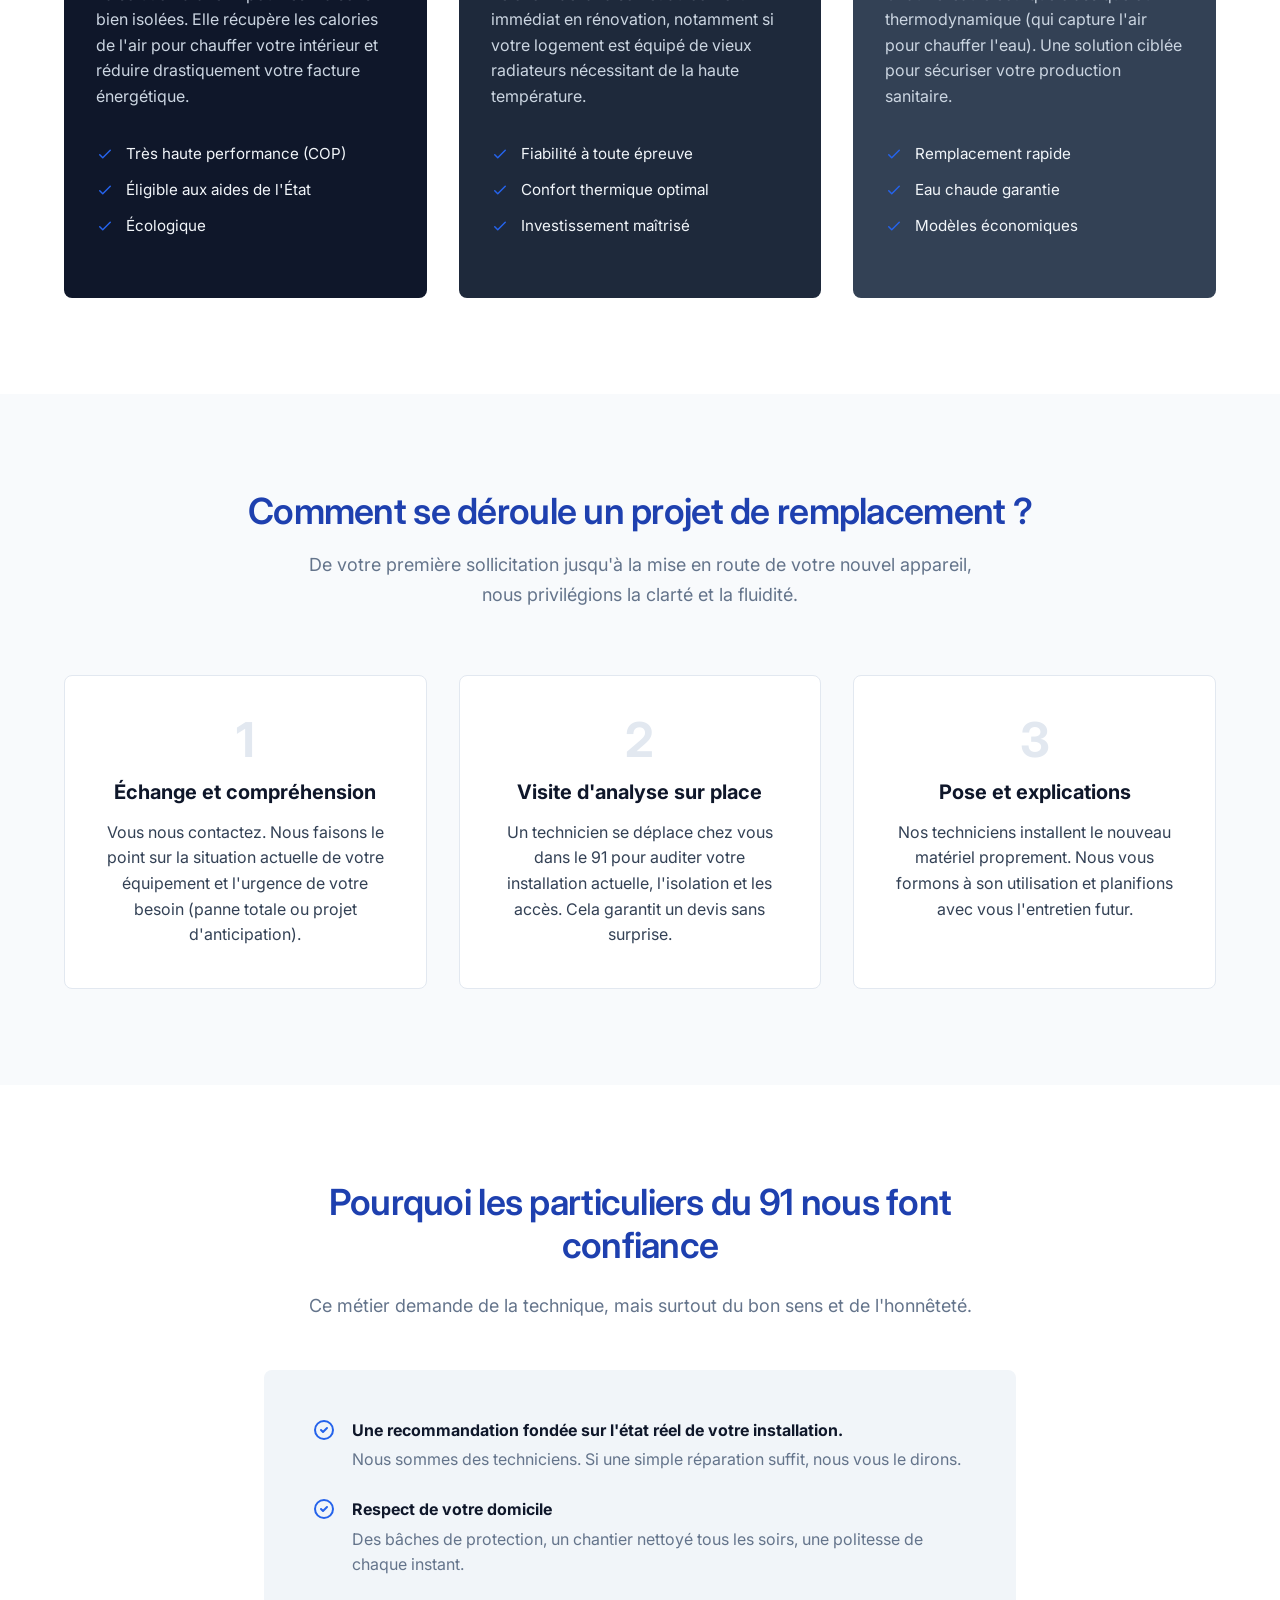
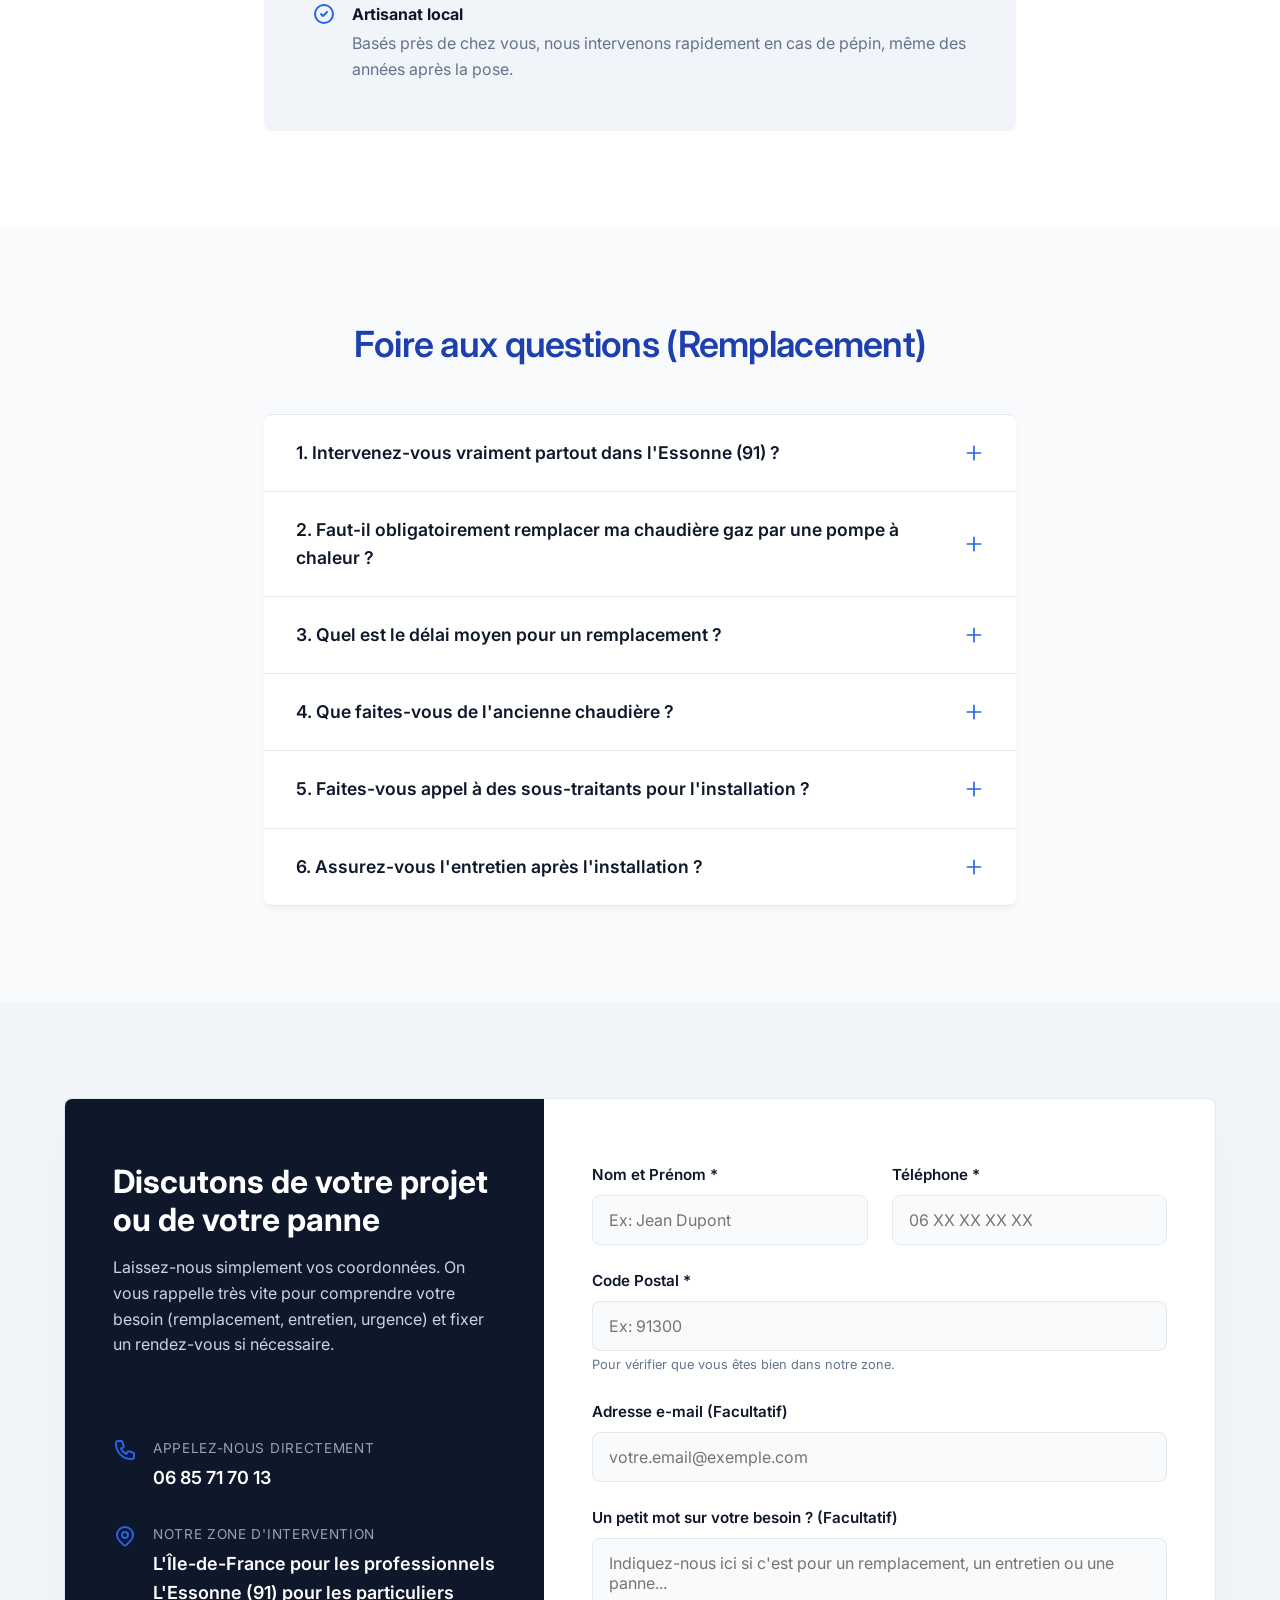
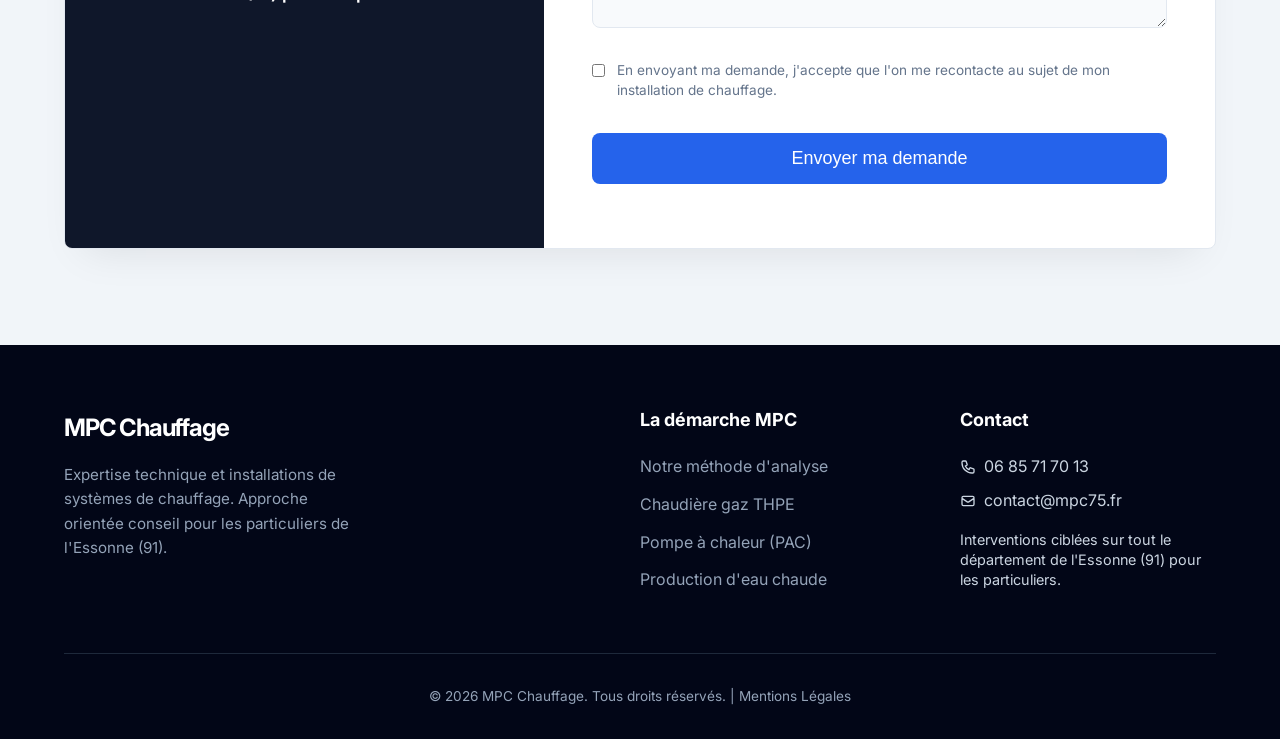
<file: remplacement-chaudiere-91.html>
<!doctype html>
<html lang="fr">
<head>

   <!-- ================= SCRIPTS DE SUIVI (À PLACER DANS LE <head>) ================= -->

<!-- 1. Configuration Google Consent Mode v2 (OBLIGATOIRE EN PREMIER) -->
<script>
  window.dataLayer = window.dataLayer || [];
  function gtag(){dataLayer.push(arguments);}

  // On vérifie s'il y a déjà un consentement enregistré par votre bannière
  var savedConsent = localStorage.getItem('consentMode');
  if(savedConsent) {
      gtag('consent', 'default', JSON.parse(savedConsent));
  } else {
      // Consentement refusé par défaut avant le choix de l'utilisateur
      gtag('consent', 'default', {
        'ad_storage': 'denied',
        'ad_user_data': 'denied',
        'ad_personalization': 'denied',
        'analytics_storage': 'denied',
        'wait_for_update': 500 // Laisse 500ms à la bannière pour se charger
      });
  }
</script>

<!-- 2. Chargement du script global Google Ads (gtag.js) -->
<script async src="https://www.googletagmanager.com/gtag/js?id=AW-18040914631"></script>
<script>
  gtag('js', new Date());
  gtag('config', 'AW-18040914631');
</script>

<!-- MODIFICATION : La fonction gtag_report_conversion a été supprimée d'ici car elle est inutile pour un formulaire sans redirection. L'appel se fait directement en bas de page. -->

<!-- 3. Microsoft Clarity -->
<script type="text/javascript">
    (function(c,l,a,r,i,t,y){
        c[a]=c[a]||function(){(c[a].q=c[a].q||[]).push(arguments)};
        t=l.createElement(r);t.async=1;t.src="https://www.clarity.ms/tag/"+i;
        y=l.getElementsByTagName(r)[0];y.parentNode.insertBefore(t,y);
    })(window, document, "clarity", "script", "w3g34mo3jn");
</script>


   
    <meta name="viewport" content="width=device-width, initial-scale=1.0" />
    <meta name="description" content="Remplacement de chauffage en Essonne (91) pour les particuliers. Chaudière gaz, pompe à chaleur, ballon d'eau chaude. Analyse sérieuse et devis honnête avant toute installation." />
    <title>Remplacement Chauffage & Chaudière 91 (Essonne) | Artisans Sérieux | MPC</title>
    
    <!-- Typographie élégante et professionnelle (Inter) -->
    <link rel="preconnect" href="https://fonts.googleapis.com">
    <link rel="preconnect" href="https://fonts.gstatic.com" crossorigin>
    <link href="https://fonts.googleapis.com/css2?family=Inter:wght@300;400;500;600;700&display=swap" rel="stylesheet">
    <link rel="icon" href="/favicon.svg" type="image/svg+xml">

    <style>
        /* ================= VARIABLES & RESET ================= */
        :root {
            --primary: #0f172a; 
            --primary-light: #1e293b;
            --accent: #2563eb; 
            --accent-hover: #1d4ed8;
            --text-main: #334155;
            --text-muted: #64748b;
            --bg-light: #f8fafc;
            --bg-alt: #f1f5f9;
            --border: #e2e8f0;
            --radius: 0.5rem;
            --transition: all 0.3s cubic-bezier(0.4, 0, 0.2, 1);
        }

        * { margin: 0; padding: 0; box-sizing: border-box; }
        
        html { 
            font-family: 'Inter', sans-serif; 
            color: var(--text-main); 
            scroll-behavior: smooth; 
            line-height: 1.6;
            background-color: var(--bg-light);
        }

        body { overflow-x: hidden; }
        img { max-width: 100%; height: auto; display: block; }
        a { text-decoration: none; color: inherit; transition: var(--transition); }
        ul { list-style: none; }

        /* ================= TYPOGRAPHIE ================= */
        h1, h2, h3, h4 { color: var(--primary); font-weight: 700; line-height: 1.2; }
        .text-accent { color: var(--accent); }
        
        .section-title {
            font-size: 2.25rem;
            margin-bottom: 1rem;
            letter-spacing: -0.02em;
            color: #1e40af; 
            font-weight: 600; 
        }
        .section-subtitle {
            font-size: 1.125rem;
            color: var(--text-muted);
            max-width: 700px;
            margin-bottom: 3rem;
            line-height: 1.7;
        }
        .text-center { text-align: center; }
        .mx-auto { margin-left: auto; margin-right: auto; }

        /* ================= LAYOUT & UTILS ================= */
        .container {
            width: 100%;
            max-width: 1200px;
            margin: 0 auto;
            padding: 0 1.5rem;
        }
        .section { padding: 6rem 0; }
        .bg-white { background-color: #ffffff; }
        .bg-gray { background-color: var(--bg-light); }
        .bg-primary { background-color: var(--primary); color: #fff; }

        .btn {
            display: inline-flex;
            align-items: center;
            justify-content: center;
            padding: 0.875rem 1.75rem;
            font-weight: 500;
            border-radius: var(--radius);
            cursor: pointer;
            transition: var(--transition);
            border: 1px solid transparent;
            font-size: 1rem;
        }
        .btn-primary {
            background-color: var(--accent);
            color: #ffffff;
        }
        .btn-primary:hover {
            background-color: var(--accent-hover);
        }
        .btn-outline {
            background-color: transparent;
            border-color: #ffffff;
            color: #ffffff;
        }
        .btn-outline:hover {
            background-color: #ffffff;
            color: var(--primary);
        }
        .btn-outline-dark {
            background-color: transparent;
            border-color: var(--primary);
            color: var(--primary);
        }
        .btn-outline-dark:hover {
            background-color: var(--primary);
            color: #ffffff;
        }

        /* ================= HEADER ================= */
        .header {
            position: fixed;
            top: 0; left: 0; right: 0;
            background: rgba(255, 255, 255, 0.98);
            backdrop-filter: blur(10px);
            border-bottom: 1px solid var(--border);
            z-index: 1000;
            padding: 0.5rem 0; 
            transition: var(--transition);
        }
        .header-container {
            display: flex;
            justify-content: space-between;
            align-items: center;
        }
        .logo-svg {
            display: block;
            width: 130px;
            height: auto;
            max-height: 80px; 
        }
        .nav-links {
            display: flex;
            gap: 2rem;
            align-items: center;
        }
        .nav-links a {
            font-weight: 500;
            font-size: 0.95rem;
        }
        .nav-links a:not(.btn):hover { color: var(--accent); }
        
        .mobile-menu-btn {
            display: none;
            background: none;
            border: none;
            color: var(--primary);
            cursor: pointer;
            padding: 0.5rem;
        }

        /* ================= HERO ================= */
        .hero {
            padding: 12rem 0 8rem 0;
            background-color: var(--primary);
            position: relative;
            overflow: hidden;
        }
        .hero::before {
            content: '';
            position: absolute;
            top: 0; left: 0; right: 0; bottom: 0;
            background-image: linear-gradient(to right, rgba(15, 23, 42, 0.9), rgba(15, 23, 42, 0.7));
            z-index: 1;
        }
        .hero-content {
            position: relative;
            z-index: 2;
            max-width: 850px;
        }
        .hero-badge {
            display: inline-block;
            background: rgba(255, 255, 255, 0.1);
            border: 1px solid rgba(255, 255, 255, 0.2);
            color: #fff;
            padding: 0.35rem 1.2rem;
            border-radius: 2rem;
            font-size: 0.85rem;
            font-weight: 500;
            margin-bottom: 1.5rem;
            letter-spacing: 0.05em;
            text-transform: uppercase;
        }
        .hero h1 {
            color: #ffffff;
            font-size: 3.5rem;
            letter-spacing: -0.03em;
            margin-bottom: 1.5rem;
            line-height: 1.1;
        }
        .hero p {
            color: #cbd5e1;
            font-size: 1.25rem;
            margin-bottom: 2rem;
            max-width: 700px;
            line-height: 1.6;
        }
        .hero-benefits {
            display: flex;
            gap: 2rem;
            margin-bottom: 3rem;
            flex-wrap: wrap;
        }
        .benefit-item {
            display: flex;
            align-items: center;
            color: #e2e8f0;
            font-size: 0.95rem;
            font-weight: 500;
        }
        .benefit-item svg {
            width: 20px;
            height: 20px;
            color: var(--accent);
            margin-right: 0.75rem;
        }
        .hero-actions {
            display: flex;
            gap: 1rem;
        }

        /* ================= TARGET / FILTER SECTION ================= */
        .target-section {
            background-color: var(--bg-alt);
            border-bottom: 1px solid var(--border);
            padding: 4rem 0;
        }
        .target-grid {
            display: grid;
            grid-template-columns: 1fr 2fr;
            gap: 3rem;
            align-items: center;
        }
        .target-title {
            font-size: 1.5rem;
            color: var(--primary);
            border-left: 4px solid var(--accent);
            padding-left: 1.5rem;
        }
        .target-list {
            display: flex;
            gap: 2rem;
            flex-wrap: wrap;
        }
        .target-list li {
            background: #fff;
            padding: 1rem 1.5rem;
            border-radius: var(--radius);
            border: 1px solid var(--border);
            display: flex;
            align-items: center;
            gap: 1rem;
            font-weight: 500;
            color: var(--text-main);
        }
        .target-list svg { color: var(--accent); width: 24px; height: 24px; }

        /* ================= GRIDS & CARDS ================= */
        .grid-2 {
            display: grid;
            grid-template-columns: repeat(2, 1fr);
            gap: 3rem;
        }
        .grid-3 {
            display: grid;
            grid-template-columns: repeat(auto-fit, minmax(320px, 1fr));
            gap: 2rem;
        }
        .card {
            background: #fff;
            padding: 2.5rem;
            border: 1px solid var(--border);
            border-radius: var(--radius);
            transition: var(--transition);
            height: 100%;
        }
        .card:hover {
            box-shadow: 0 10px 30px -10px rgba(0,0,0,0.05);
            border-color: #cbd5e1;
        }
        .card-icon {
            width: 48px;
            height: 48px;
            color: var(--accent);
            margin-bottom: 1.5rem;
            background: var(--bg-light);
            padding: 0.5rem;
            border-radius: 0.5rem;
        }
        .card h3 {
            font-size: 1.25rem;
            margin-bottom: 1rem;
        }

        /* ================= NOTRE APPROCHE (Focus on Seriousness) ================= */
        .approach-box {
            background: #fff;
            border: 1px solid var(--border);
            border-radius: var(--radius);
            padding: 4rem;
            box-shadow: 0 20px 40px -20px rgba(0,0,0,0.05);
            position: relative;
            overflow: hidden;
        }
        .approach-box::before {
            content: '';
            position: absolute;
            top: 0; left: 0; width: 6px; height: 100%;
            background: var(--accent);
        }
        .approach-steps {
            display: grid;
            grid-template-columns: 1fr;
            gap: 2rem;
            margin-top: 3rem;
        }
        .step-row {
            display: flex;
            gap: 2rem;
            align-items: flex-start;
            padding-bottom: 2rem;
            border-bottom: 1px solid var(--bg-alt);
        }
        .step-row:last-child {
            border-bottom: none;
            padding-bottom: 0;
        }
        .step-number {
            font-size: 3.5rem;
            font-weight: 700;
            color: var(--bg-alt);
            line-height: 0.8;
            font-family: serif;
        }
        .step-content h4 {
            font-size: 1.25rem;
            margin-bottom: 0.5rem;
            color: var(--primary);
        }
        .step-content p {
            color: var(--text-muted);
            line-height: 1.6;
        }

        /* ================= SOLUTIONS SECTION ================= */
        .solutions-grid {
            display: grid;
            grid-template-columns: repeat(3, 1fr);
            gap: 2rem;
        }
        .solution-card {
            background: var(--primary);
            color: #fff;
            padding: 3rem 2rem;
            border-radius: var(--radius);
            display: flex;
            flex-direction: column;
        }
        .solution-card h3 { color: #fff; font-size: 1.5rem; margin-bottom: 1rem; }
        .solution-card p { color: #cbd5e1; margin-bottom: 2rem; flex-grow: 1; }
        .solution-list li {
            display: flex;
            align-items: center;
            gap: 0.75rem;
            color: #f1f5f9;
            margin-bottom: 0.75rem;
            font-size: 0.95rem;
        }
        .solution-list svg { width: 18px; height: 18px; color: var(--accent); }

        /* ================= FAQ ================= */
        .faq-item {
            border-bottom: 1px solid var(--border);
            background: #fff;
        }
        .faq-item:first-child { border-top: 1px solid var(--border); border-radius: var(--radius) var(--radius) 0 0; }
        .faq-item:last-child { border-bottom: 1px solid var(--border); border-radius: 0 0 var(--radius) var(--radius); }
        .faq-summary {
            padding: 1.5rem 2rem;
            font-weight: 600;
            color: var(--primary);
            cursor: pointer;
            list-style: none;
            display: flex;
            justify-content: space-between;
            align-items: center;
            font-size: 1.1rem;
        }
        .faq-summary::-webkit-details-marker { display: none; }
        .faq-icon {
            width: 20px; height: 20px;
            transition: transform 0.3s ease;
            flex-shrink: 0;
            margin-left: 1rem;
            color: var(--accent);
        }
        details[open] .faq-icon { transform: rotate(45deg); }
        .faq-content {
            padding: 0 2rem 1.5rem 2rem;
            color: var(--text-muted);
            line-height: 1.7;
        }

        /* ================= CONTACT FORM ================= */
        .contact-section { padding: 6rem 0; background-color: var(--bg-alt); }
        .contact-wrapper {
            display: grid;
            grid-template-columns: 5fr 7fr;
            background: #fff;
            border-radius: var(--radius);
            overflow: hidden;
            box-shadow: 0 20px 40px -20px rgba(0,0,0,0.1);
            border: 1px solid var(--border);
        }
        .contact-info {
            background: var(--primary);
            color: #fff;
            padding: 4rem 3rem;
        }
        .contact-info h2 { color: #fff; margin-bottom: 1rem; font-size: 2rem; }
        .contact-info p { color: #cbd5e1; margin-bottom: 3rem; }
        
        .info-block { margin-bottom: 2rem; display: flex; align-items: flex-start; gap: 1rem; }
        .info-block svg { width: 24px; height: 24px; color: var(--accent); flex-shrink: 0; }
        .info-label { font-size: 0.85rem; color: #94a3b8; text-transform: uppercase; letter-spacing: 0.05em; margin-bottom: 0.25rem;}
        .info-value { font-size: 1.125rem; font-weight: 600; }

        .contact-form-container { padding: 4rem 3rem; }
        .form-group { margin-bottom: 1.5rem; }
        .form-label {
            display: block;
            font-weight: 600;
            margin-bottom: 0.5rem;
            font-size: 0.95rem;
            color: var(--primary);
        }
        .form-control {
            width: 100%;
            padding: 0.875rem 1rem;
            border: 1px solid var(--border);
            border-radius: var(--radius);
            font-family: inherit;
            font-size: 1rem;
            transition: var(--transition);
            background-color: var(--bg-light);
            color: var(--text-main);
        }
        select.form-control { appearance: none; background-image: url("data:image/svg+xml,%3Csvg xmlns='http://www.w3.org/2000/svg' fill='none' viewBox='0 0 24 24' stroke='%2364748b'%3E%3Cpath stroke-linecap='round' stroke-linejoin='round' stroke-width='2' d='M19 9l-7 7-7-7'%3E%3C/path%3E%3C/svg%3E"); background-repeat: no-repeat; background-position: right 1rem center; background-size: 1rem; padding-right: 2.5rem; }
        .form-control:focus {
            outline: none;
            border-color: var(--accent);
            box-shadow: 0 0 0 3px rgba(37, 99, 235, 0.1);
            background-color: #fff;
        }
        .form-row { display: grid; grid-template-columns: 1fr 1fr; gap: 1.5rem; }
        
        .checkbox-group {
            display: flex;
            align-items: flex-start;
            gap: 0.75rem;
            margin-bottom: 2rem;
            margin-top: 1rem;
        }
        .checkbox-group input { margin-top: 0.25rem; flex-shrink: 0; cursor: pointer; }
        .checkbox-group label { font-size: 0.85rem; color: var(--text-muted); line-height: 1.5; cursor: pointer; }

        .form-message {
            display: none;
            padding: 1rem;
            border-radius: var(--radius);
            margin-top: 1.5rem;
            font-size: 0.9rem;
            font-weight: 500;
        }
        .form-message.success {
            display: block;
            background-color: #ecfdf5;
            color: #065f46;
            border: 1px solid #a7f3d0;
        }
        .form-message.error {
            display: block;
            background-color: #fef2f2;
            color: #991b1b;
            border: 1px solid #fecaca;
        }

        /* ================= FOOTER ================= */
        .footer {
            background: #020617;
            color: #94a3b8;
            padding: 4rem 0 2rem 0;
        }
        .footer-grid {
            display: grid;
            grid-template-columns: 2fr 1fr 1fr;
            gap: 4rem;
            margin-bottom: 3rem;
        }
        .footer-title {
            color: #fff;
            font-size: 1.125rem;
            margin-bottom: 1.5rem;
        }
        .footer-links li { margin-bottom: 0.75rem; }
        .footer-links a:hover { color: #fff; }
        .footer-bottom {
            text-align: center;
            padding-top: 2rem;
            border-top: 1px solid #1e293b;
            font-size: 0.85rem;
        }

        /* ================= COOKIE BANNER ================= */
        .cookie-banner {
            position: fixed;
            bottom: -100%; /* Caché par défaut */
            left: 0;
            right: 0;
            background-color: #ffffff;
            box-shadow: 0 -4px 20px rgba(0, 0, 0, 0.1);
            padding: 1.5rem;
            z-index: 9999; /* Toujours au-dessus du reste */
            transition: bottom 0.5s cubic-bezier(0.4, 0, 0.2, 1);
            border-top: 1px solid var(--border);
        }
        .cookie-banner.show {
            bottom: 0; /* S'affiche en remontant depuis le bas */
        }
        .cookie-content {
            max-width: 1200px;
            margin: 0 auto;
            display: flex;
            align-items: center;
            justify-content: space-between;
            gap: 2rem;
            flex-wrap: wrap;
        }
        .cookie-text {
            flex: 1 1 300px;
            font-size: 0.95rem;
            color: var(--text-muted);
            line-height: 1.5;
        }
        .cookie-text strong {
            display: block;
            color: var(--primary);
            font-size: 1.1rem;
            margin-bottom: 0.5rem;
        }
        .cookie-actions {
            display: flex;
            gap: 1rem;
            flex-shrink: 0;
        }

        /* ================= RESPONSIVE ================= */
        @media (max-width: 992px) {
            .hero h1 { font-size: 2.75rem; }
            .grid-2 { grid-template-columns: 1fr; gap: 3rem; }
            .solutions-grid { grid-template-columns: 1fr; }
            .contact-wrapper { grid-template-columns: 1fr; }
            .footer-grid { grid-template-columns: 1fr; gap: 2.5rem; }
            .target-grid { grid-template-columns: 1fr; gap: 1.5rem; }
            .target-title { border-left: none; border-top: 4px solid var(--accent); padding-left: 0; padding-top: 1rem; }
        }

        @media (max-width: 768px) {
            .section { padding: 4rem 0; }
            .section-title { font-size: 1.75rem; }
            .section-subtitle { font-size: 1rem; margin-bottom: 2rem; }
            
            .mobile-menu-btn { display: block; }
            .nav-links {
                display: none;
                position: absolute;
                top: 100%;
                left: 0;
                right: 0;
                background: rgba(255, 255, 255, 0.98);
                backdrop-filter: blur(10px);
                flex-direction: column;
                padding: 1.5rem;
                gap: 1.5rem;
                border-bottom: 1px solid var(--border);
                box-shadow: 0 10px 15px -3px rgba(0,0,0,0.1);
            }
            .nav-links.active { display: flex; }
            .nav-links a { width: 100%; text-align: center; font-size: 1.1rem; }
            .nav-links .btn { width: 100%; }
            .logo-svg { width: 100px; }

            .hero { padding: 8rem 0 4rem 0; }
            .hero h1 { font-size: 2.25rem; }
            .hero p { font-size: 1.05rem; }
            .hero-actions { flex-direction: column; width: 100%; }
            .hero-actions .btn { width: 100%; padding: 1rem; font-size: 1.1rem; }
            .hero-benefits { flex-direction: column; gap: 1rem; }

            .grid-3 { grid-template-columns: 1fr; gap: 1.5rem; }
            .card { padding: 1.5rem; }
            .approach-box { padding: 2rem 1.5rem; }
            .step-row { flex-direction: column; gap: 1rem; }
            .step-number { font-size: 2.5rem; }
            
            .form-row { grid-template-columns: 1fr; gap: 0; }
            .contact-info { padding: 2.5rem 1.5rem; }
            .contact-form-container { padding: 2.5rem 1.5rem; }
            .faq-summary { padding: 1.25rem 1.5rem; font-size: 1rem; }
            .faq-content { padding: 0 1.5rem 1.5rem 1.5rem; }

            /* Style mobile pour la bannière de cookies */
            .cookie-content {
                flex-direction: column;
                text-align: center;
                gap: 1.5rem;
            }
            .cookie-actions {
                flex-direction: column;
                width: 100%;
            }
            .cookie-actions .btn {
                width: 100%;
            }
        }
    </style>
</head>
<body>

    <!-- ================= HEADER ================= -->
    <header class="header">
        <div class="container header-container">
            <a href="/" title="Accueil MPC Chauffage">
               <svg class="logo-svg" viewBox="70 100 330 290" width="130" height="130" xmlns="http://www.w3.org/2000/svg">
                  <!-- Arc bleu foncé extérieur -->
                  <path d="M 285 140 C 150 110, 80 240, 145 345 C 100 240, 180 145, 285 140 Z" fill="#3B82F6" />
                  <!-- Arc bleu clair intérieur -->
                  <path d="M 235 150 C 115 180, 130 330, 275 380 C 150 320, 160 190, 235 150 Z" fill="#60A5FA" />
                  <!-- Arc bleu foncé inférieur -->
                  <path d="M 195 285 C 230 370, 330 370, 390 310 C 310 355, 240 335, 195 285 Z" fill="#3B82F6" />
                  <!-- Texte MPC -->
                  <text x="270" y="275" font-family="Arial, Helvetica, sans-serif" font-weight="900" font-style="italic" font-size="80" fill="#3B82F6" text-anchor="middle" letter-spacing="-2">MPC</text>
                </svg>
            </a>
            
            <button class="mobile-menu-btn" aria-label="Ouvrir le menu">
                <svg fill="none" stroke="currentColor" viewBox="0 0 24 24" width="28" height="28" xmlns="http://www.w3.org/2000/svg">
                    <path stroke-linecap="round" stroke-linejoin="round" stroke-width="2" d="M4 6h16M4 12h16M4 18h16"></path>
                </svg>
            </button>

            <nav class="nav-links">
                <a href="#diagnostic">Analyse & Conseil</a>
                <a href="#solutions">Nos Solutions</a>
                <a href="#methode">Méthode</a>
                <a href="#contact" class="btn btn-primary">Parler à un conseiller technique</a>
            </nav>
        </div>
    </header>

    <!-- ================= HERO ================= -->
    <section class="hero">
        <div class="container hero-content">
            <span class="hero-badge">Entreprise sérieuse en Essonne (91)</span>
            <h1>Remplacer son système de chauffage ne s'improvise pas.</h1>
            <p>Avant d'installer une chaudière ou une pompe à chaleur, nous analysons la réalité de votre logement. Une recommandation adaptée à votre installation, une pose dans les règles de l'art et un suivi garanti pour les particuliers du 91.</p>
            
            <div class="hero-benefits">
                <div class="benefit-item">
                    <svg fill="none" stroke="currentColor" viewBox="0 0 24 24" xmlns="http://www.w3.org/2000/svg"><path stroke-linecap="round" stroke-linejoin="round" stroke-width="2" d="M5 13l4 4L19 7"></path></svg>
                    Analyse technique approfondie
                </div>
                <div class="benefit-item">
                    <svg fill="none" stroke="currentColor" viewBox="0 0 24 24" xmlns="http://www.w3.org/2000/svg"><path stroke-linecap="round" stroke-linejoin="round" stroke-width="2" d="M5 13l4 4L19 7"></path></svg>
                    Artisans locaux sans sous-traitance
                </div>
                <div class="benefit-item">
                    <svg fill="none" stroke="currentColor" viewBox="0 0 24 24" xmlns="http://www.w3.org/2000/svg"><path stroke-linecap="round" stroke-linejoin="round" stroke-width="2" d="M5 13l4 4L19 7"></path></svg>
                    Recommandation adaptée à votre logement
                </div>
            </div>

            <div class="hero-actions">
                <a href="#contact" class="btn btn-primary">Demander une étude de mon projet</a>
                <a href="#diagnostic" class="btn btn-outline">Découvrir notre approche</a>
            </div>
        </div>
    </section>

    <!-- ================= POUR QUI CETTE PAGE EST FAITE ================= -->
    <section class="target-section">
        <div class="container target-grid">
            <div class="target-title">
                Nous accompagnons les particuliers de <strong>l'Essonne (91)</strong> pour des projets de remplacement de chauffage.
            </div>
            <ul class="target-list">
                <li>
                    <svg fill="none" stroke="currentColor" viewBox="0 0 24 24"><path stroke-linecap="round" stroke-linejoin="round" stroke-width="2" d="M3 12l2-2m0 0l7-7 7 7M5 10v10a1 1 0 001 1h3m10-11l2 2m-2-2v10a1 1 0 01-1 1h-3m-6 0a1 1 0 001-1v-4a1 1 0 011-1h2a1 1 0 011 1v4a1 1 0 001 1m-6 0h6"></path></svg>
                    Vous êtes un particulier
                </li>
                <li>
                    <svg fill="none" stroke="currentColor" viewBox="0 0 24 24"><path stroke-linecap="round" stroke-linejoin="round" stroke-width="2" d="M17.657 16.657L13.414 20.9a1.998 1.998 0 01-2.827 0l-4.244-4.243a8 8 0 1111.314 0z"></path><path stroke-linecap="round" stroke-linejoin="round" stroke-width="2" d="M15 11a3 3 0 11-6 0 3 3 0 016 0z"></path></svg>
                    Vous habitez dans le 91
                </li>
                <li>
                    <svg fill="none" stroke="currentColor" viewBox="0 0 24 24"><path stroke-linecap="round" stroke-linejoin="round" stroke-width="2" d="M9 12l2 2 4-4m5.618-4.016A11.955 11.955 0 0112 2.944a11.955 11.955 0 01-8.618 3.04A12.02 12.02 0 003 9c0 5.591 3.824 10.29 9 11.622 5.176-1.332 9-6.03 9-11.622 0-1.042-.133-2.052-.382-3.016z"></path></svg>
                    Vous avez un projet de remplacement de chauffage ou de production d'eau chaude
                </li>
            </ul>
        </div>
    </section>

    <!-- ================= POURQUOI REMPLACER VOTRE CHAUFFAGE ================= -->
    <section class="section bg-white" id="diagnostic">
        <div class="container">
            <div class="text-center mx-auto" style="max-width: 800px; margin-bottom: 4rem;">
                <h2 class="section-title">Les signes qu'il est temps de revoir votre installation</h2>
                <p class="section-subtitle mx-auto">Un système de chauffage ou de production d'eau chaude montre toujours des signes de fatigue avant de tomber définitivement en panne. Ne les ignorez pas.</p>
            </div>
            
            <div class="grid-3">
                <div class="card">
                    <svg class="card-icon" fill="none" stroke="currentColor" viewBox="0 0 24 24"><path stroke-linecap="round" stroke-linejoin="round" stroke-width="1.5" d="M13 17h8m0 0V9m0 8l-8-8-4 4-6-6"></path></svg>
                    <h3>Surconsommation anormale</h3>
                    <p class="text-muted">Vos factures de gaz ou d'électricité augmentent alors que vos habitudes n'ont pas changé. Une chaudière de plus de 15 ans perd drastiquement en rendement énergétique.</p>
                </div>
                <div class="card">
                    <svg class="card-icon" fill="none" stroke="currentColor" viewBox="0 0 24 24"><path stroke-linecap="round" stroke-linejoin="round" stroke-width="1.5" d="M12 9v2m0 4h.01m-6.938 4h13.856c1.54 0 2.502-1.667 1.732-3L13.732 4c-.77-1.333-2.694-1.333-3.464 0L3.34 16c-.77 1.333.192 3 1.732 3z"></path></svg>
                    <h3>Pannes à répétition</h3>
                    <p class="text-muted">Les interventions de dépannage s'enchaînent. Entre le coût des pièces de rechange et les jours sans chauffage en hiver, l'équipement actuel n'est plus un choix rationnel.</p>
                </div>
                <div class="card">
                    <svg class="card-icon" fill="none" stroke="currentColor" viewBox="0 0 24 24"><path stroke-linecap="round" stroke-linejoin="round" stroke-width="1.5" d="M5 3v4M3 5h4M6 17v4m-2-2h4m5-16l2.286 6.857L21 12l-5.714 2.143L13 21l-2.286-6.857L5 12l5.714-2.143L13 3z"></path></svg>
                    <h3>Inconfort au quotidien</h3>
                    <p class="text-muted">L'eau chaude qui tarde à arriver, des radiateurs froids en haut et brûlants en bas, des bruits suspects au démarrage : votre confort mérite une solution pérenne.</p>
                </div>
            </div>
        </div>
    </section>

    <!-- ================= NOTRE APPROCHE ================= -->
    <section class="section bg-gray" id="approche">
        <div class="container">
            <div class="grid-2">
                <div>
                    <h2 class="section-title">Chaque remplacement commence par une analyse sérieuse de l'existant</h2>
                    <p class="section-subtitle">Dans le 91, nous avons bâti notre réputation sur la rigueur. Si une solution n'est pas adaptée à votre maison, nous refuserons de l'installer.</p>
                    <p style="color: var(--text-main); font-weight: 500; font-size: 1.1rem; margin-bottom: 2rem;">
                        La mode est à la pompe à chaleur, mais est-ce le bon choix pour <em>votre</em> logement ? L'isolation, le type d'émetteurs (radiateurs ou plancher chauffant) et la taille de la maison dictent la bonne réponse technique.
                    </p>
                    <a href="#contact" class="btn btn-primary" style="margin-bottom: 2rem;">Demander un avis technique</a>
                </div>
                
                <div class="approach-box">
                    <h3 style="font-size: 1.5rem; margin-bottom: 1rem;">Notre charte d'intervention</h3>
                    <div class="approach-steps">
                        <div class="step-row">
                            <div class="step-number">01</div>
                            <div class="step-content">
                                <h4>Analyse du logement d'abord</h4>
                                <p>Nous ne faisons jamais de devis au hasard par téléphone. Une visite technique est indispensable pour mesurer vos volumes et contraintes.</p>
                            </div>
                        </div>
                        <div class="step-row">
                            <div class="step-number">02</div>
                            <div class="step-content">
                                <h4>Préconnisation & Devis détaillé</h4>
                                <p>Nous vous expliquons pourquoi nous recommandons tel ou tel équipement. Le devis est détaillé, transparent et sans frais cachés.</p>
                            </div>
                        </div>
                        <div class="step-row">
                            <div class="step-number">03</div>
                            <div class="step-content">
                                <h4>Exécution propre & Durable</h4>
                                <p>Installation soignée, respect des normes en vigueur, nettoyage du chantier et suivi annuel. Nous sommes là pour durer.</p>
                            </div>
                        </div>
                    </div>
                </div>
            </div>
        </div>
    </section>

    <!-- ================= QUELLES SOLUTIONS ================= -->
    <section class="section bg-white" id="solutions">
        <div class="container">
            <div class="text-center mx-auto" style="max-width: 800px; margin-bottom: 4rem;">
                <h2 class="section-title">Les équipements que nous maîtrisons</h2>
                <p class="section-subtitle mx-auto">Nous sélectionnons des marques fiables (Frisquet, Saunier Duval, Daikin, Atlantic...) et adaptons l'installation à votre configuration.</p>
            </div>

            <div class="solutions-grid">
                <div class="solution-card">
                    <h3>Pompe à Chaleur (PAC)</h3>
                    <p>La solution d'avenir pour les maisons bien isolées. Elle récupère les calories de l'air pour chauffer votre intérieur et réduire drastiquement votre facture énergétique.</p>
                    <ul class="solution-list">
                        <li><svg fill="none" stroke="currentColor" viewBox="0 0 24 24"><path stroke-linecap="round" stroke-linejoin="round" stroke-width="2" d="M5 13l4 4L19 7"></path></svg> Très haute performance (COP)</li>
                        <li><svg fill="none" stroke="currentColor" viewBox="0 0 24 24"><path stroke-linecap="round" stroke-linejoin="round" stroke-width="2" d="M5 13l4 4L19 7"></path></svg> Éligible aux aides de l'État</li>
                        <li><svg fill="none" stroke="currentColor" viewBox="0 0 24 24"><path stroke-linecap="round" stroke-linejoin="round" stroke-width="2" d="M5 13l4 4L19 7"></path></svg> Écologique</li>
                    </ul>
                </div>
                
                <div class="solution-card" style="background: #1e293b;">
                    <h3>Chaudière Gaz THPE</h3>
                    <p>Le choix de la raison et du confort immédiat en rénovation, notamment si votre logement est équipé de vieux radiateurs nécessitant de la haute température.</p>
                    <ul class="solution-list">
                        <li><svg fill="none" stroke="currentColor" viewBox="0 0 24 24"><path stroke-linecap="round" stroke-linejoin="round" stroke-width="2" d="M5 13l4 4L19 7"></path></svg> Fiabilité à toute épreuve</li>
                        <li><svg fill="none" stroke="currentColor" viewBox="0 0 24 24"><path stroke-linecap="round" stroke-linejoin="round" stroke-width="2" d="M5 13l4 4L19 7"></path></svg> Confort thermique optimal</li>
                        <li><svg fill="none" stroke="currentColor" viewBox="0 0 24 24"><path stroke-linecap="round" stroke-linejoin="round" stroke-width="2" d="M5 13l4 4L19 7"></path></svg> Investissement maîtrisé</li>
                    </ul>
                </div>

                <div class="solution-card" style="background: #334155;">
                    <h3>Ballon d'eau chaude</h3>
                    <p>Chauffe-eau électrique classique ou thermodynamique (qui capture l'air pour chauffer l'eau). Une solution ciblée pour sécuriser votre production sanitaire.</p>
                    <ul class="solution-list">
                        <li><svg fill="none" stroke="currentColor" viewBox="0 0 24 24"><path stroke-linecap="round" stroke-linejoin="round" stroke-width="2" d="M5 13l4 4L19 7"></path></svg> Remplacement rapide</li>
                        <li><svg fill="none" stroke="currentColor" viewBox="0 0 24 24"><path stroke-linecap="round" stroke-linejoin="round" stroke-width="2" d="M5 13l4 4L19 7"></path></svg> Eau chaude garantie</li>
                        <li><svg fill="none" stroke="currentColor" viewBox="0 0 24 24"><path stroke-linecap="round" stroke-linejoin="round" stroke-width="2" d="M5 13l4 4L19 7"></path></svg> Modèles économiques</li>
                    </ul>
                </div>
            </div>
        </div>
    </section>

    <!-- ================= METHODE (Comment ça se passe) ================= -->
    <section id="methode" class="section bg-gray">
        <div class="container">
            <div class="text-center mx-auto" style="max-width: 800px; margin-bottom: 4rem;">
                <h2 class="section-title">Comment se déroule un projet de remplacement ?</h2>
                <p class="section-subtitle mx-auto">De votre première sollicitation jusqu'à la mise en route de votre nouvel appareil, nous privilégions la clarté et la fluidité.</p>
            </div>
            
            <div class="grid-3">
                <div class="card" style="text-align: center;">
                    <div style="font-size: 3rem; font-weight: 700; color: var(--border); line-height: 1; margin-bottom: 1rem;">1</div>
                    <h3>Échange et compréhension</h3>
                    <p class="text-muted">Vous nous contactez. Nous faisons le point sur la situation actuelle de votre équipement et l'urgence de votre besoin (panne totale ou projet d'anticipation).</p>
                </div>
                <div class="card" style="text-align: center;">
                    <div style="font-size: 3rem; font-weight: 700; color: var(--border); line-height: 1; margin-bottom: 1rem;">2</div>
                    <h3>Visite d'analyse sur place</h3>
                    <p class="text-muted">Un technicien se déplace chez vous dans le 91 pour auditer votre installation actuelle, l'isolation et les accès. Cela garantit un devis sans surprise.</p>
                </div>
                <div class="card" style="text-align: center;">
                    <div style="font-size: 3rem; font-weight: 700; color: var(--border); line-height: 1; margin-bottom: 1rem;">3</div>
                    <h3>Pose et explications</h3>
                    <p class="text-muted">Nos techniciens installent le nouveau matériel proprement. Nous vous formons à son utilisation et planifions avec vous l'entretien futur.</p>
                </div>
            </div>
        </div>
    </section>

    <!-- ================= CONFIANCE ================= -->
    <section class="section bg-white">
        <div class="container text-center" style="max-width: 800px;">
            <h2 class="section-title" style="margin-bottom: 1.5rem;">Pourquoi les particuliers du 91 nous font confiance</h2>
            <p class="section-subtitle mx-auto" style="margin-bottom: 3rem;">Ce métier demande de la technique, mais surtout du bon sens et de l'honnêteté.</p>
            
            <div style="background: var(--bg-alt); padding: 3rem; border-radius: var(--radius); text-align: left; display: grid; gap: 1.5rem;">
                <div style="display: flex; gap: 1rem; align-items: flex-start;">
                    <svg style="color: var(--accent); width: 24px; height: 24px; flex-shrink: 0;" fill="none" stroke="currentColor" viewBox="0 0 24 24"><path stroke-linecap="round" stroke-linejoin="round" stroke-width="2" d="M9 12l2 2 4-4m6 2a9 9 0 11-18 0 9 9 0 0118 0z"></path></svg>
                    <div>
                        <strong style="color: var(--primary); display: block; margin-bottom: 0.25rem;">Une recommandation fondée sur l'état réel de votre installation.</strong>
                        <span style="color: var(--text-muted);">Nous sommes des techniciens. Si une simple réparation suffit, nous vous le dirons.</span>
                    </div>
                </div>
                <div style="display: flex; gap: 1rem; align-items: flex-start;">
                    <svg style="color: var(--accent); width: 24px; height: 24px; flex-shrink: 0;" fill="none" stroke="currentColor" viewBox="0 0 24 24"><path stroke-linecap="round" stroke-linejoin="round" stroke-width="2" d="M9 12l2 2 4-4m6 2a9 9 0 11-18 0 9 9 0 0118 0z"></path></svg>
                    <div>
                        <strong style="color: var(--primary); display: block; margin-bottom: 0.25rem;">Respect de votre domicile</strong>
                        <span style="color: var(--text-muted);">Des bâches de protection, un chantier nettoyé tous les soirs, une politesse de chaque instant.</span>
                    </div>
                </div>
                <div style="display: flex; gap: 1rem; align-items: flex-start;">
                    <svg style="color: var(--accent); width: 24px; height: 24px; flex-shrink: 0;" fill="none" stroke="currentColor" viewBox="0 0 24 24"><path stroke-linecap="round" stroke-linejoin="round" stroke-width="2" d="M9 12l2 2 4-4m6 2a9 9 0 11-18 0 9 9 0 0118 0z"></path></svg>
                    <div>
                        <strong style="color: var(--primary); display: block; margin-bottom: 0.25rem;">Artisanat local</strong>
                        <span style="color: var(--text-muted);">Basés près de chez vous, nous intervenons rapidement en cas de pépin, même des années après la pose.</span>
                    </div>
                </div>
            </div>
        </div>
    </section>

    <!-- ================= FAQ ================= -->
    <section class="section bg-gray">
        <div class="container" style="max-width: 800px;">
            <h2 class="section-title text-center" style="margin-bottom: 3rem;">Foire aux questions (Remplacement)</h2>
            
            <div style="box-shadow: 0 4px 6px -1px rgba(0,0,0,0.05); border-radius: var(--radius);">
                <details class="faq-item" name="faq">
                    <summary class="faq-summary">
                        1. Intervenez-vous vraiment partout dans l'Essonne (91) ?
                        <svg class="faq-icon" fill="none" stroke="currentColor" viewBox="0 0 24 24"><path stroke-linecap="round" stroke-linejoin="round" stroke-width="2" d="M12 4v16m8-8H4"></path></svg>
                    </summary>
                    <div class="faq-content">
                        Oui, concernant les particuliers, notre secteur de prédilection est le 91. Cela nous permet d'être réactifs pour les visites techniques et extrêmement fiables sur le suivi et les éventuels dépannages futurs.
                    </div>
                </details>
                
                <details class="faq-item" name="faq">
                    <summary class="faq-summary">
                        2. Faut-il obligatoirement remplacer ma chaudière gaz par une pompe à chaleur ?
                        <svg class="faq-icon" fill="none" stroke="currentColor" viewBox="0 0 24 24"><path stroke-linecap="round" stroke-linejoin="round" stroke-width="2" d="M12 4v16m8-8H4"></path></svg>
                    </summary>
                    <div class="faq-content">
                        Absolument pas. Bien que la pompe à chaleur soit excellente, elle nécessite une bonne isolation. Si votre maison est ancienne ou équipée de vieux radiateurs en fonte, une chaudière gaz à Très Haute Performance Énergétique (THPE) restera souvent le choix le plus confortable et le plus intelligent financièrement.
                    </div>
                </details>
                
                <details class="faq-item" name="faq">
                    <summary class="faq-summary">
                        3. Quel est le délai moyen pour un remplacement ?
                        <svg class="faq-icon" fill="none" stroke="currentColor" viewBox="0 0 24 24"><path stroke-linecap="round" stroke-linejoin="round" stroke-width="2" d="M12 4v16m8-8H4"></path></svg>
                    </summary>
                    <div class="faq-content">
                        S'il s'agit d'une panne totale en plein hiver (urgence), nous faisons le maximum pour vous proposer une solution sous quelques jours. Pour un projet d'anticipation, comptez en moyenne 2 à 4 semaines entre l'acceptation du devis et l'installation finale.
                    </div>
                </details>

                <details class="faq-item" name="faq">
                    <summary class="faq-summary">
                        4. Que faites-vous de l'ancienne chaudière ?
                        <svg class="faq-icon" fill="none" stroke="currentColor" viewBox="0 0 24 24"><path stroke-linecap="round" stroke-linejoin="round" stroke-width="2" d="M12 4v16m8-8H4"></path></svg>
                    </summary>
                    <div class="faq-content">
                        Nous gérons l'intégralité du chantier. Votre ancien équipement (chaudière, ancien ballon ou cuve) est démonté proprement, évacué par nos soins et déposé en filière de recyclage agréée.
                    </div>
                </details>

                <details class="faq-item" name="faq">
                    <summary class="faq-summary">
                        5. Faites-vous appel à des sous-traitants pour l'installation ?
                        <svg class="faq-icon" fill="none" stroke="currentColor" viewBox="0 0 24 24"><path stroke-linecap="round" stroke-linejoin="round" stroke-width="2" d="M12 4v16m8-8H4"></path></svg>
                    </summary>
                    <div class="faq-content">
                        Non. La qualité de notre travail repose sur nos propres équipes techniques. Ce sont nos chauffagistes salariés qui interviendront chez vous, garantissant ainsi un standard de qualité élevé et le respect de notre charte interne.
                    </div>
                </details>

                <details class="faq-item" name="faq">
                    <summary class="faq-summary">
                        6. Assurez-vous l'entretien après l'installation ?
                        <svg class="faq-icon" fill="none" stroke="currentColor" viewBox="0 0 24 24"><path stroke-linecap="round" stroke-linejoin="round" stroke-width="2" d="M12 4v16m8-8H4"></path></svg>
                    </summary>
                    <div class="faq-content">
                        Oui, c'est même le cœur de notre promesse. Nous proposons un contrat d'entretien annuel pour pérenniser votre investissement, garantir votre sécurité et maintenir les garanties constructeur de votre nouvel équipement.
                    </div>
                </details>
            </div>
        </div>
    </section>

    <!-- ================= CONTACT FORM ================= -->
    <section id="contact" class="contact-section bg-white">
        <div class="container">
            <div class="contact-wrapper">
                
                <div class="contact-info">
                    <h2>Discutons de votre projet ou de votre panne</h2>
                    <p>Laissez-nous simplement vos coordonnées. On vous rappelle très vite pour comprendre votre besoin (remplacement, entretien, urgence) et fixer un rendez-vous si nécessaire.</p>
                    
                    <div style="margin-top: auto; padding-top: 2rem;">
                        <div class="info-block">
                            <svg fill="none" stroke="currentColor" viewBox="0 0 24 24" xmlns="http://www.w3.org/2000/svg"><path stroke-linecap="round" stroke-linejoin="round" stroke-width="2" d="M3 5a2 2 0 012-2h3.28a1 1 0 01.948.684l1.498 4.493a1 1 0 01-.502 1.21l-2.257 1.13a11.042 11.042 0 005.516 5.516l1.13-2.257a1 1 0 011.21-.502l4.493 1.498a1 1 0 01.684.949V19a2 2 0 01-2 2h-1C9.716 21 3 14.284 3 6V5z"></path></svg>
                            <div>
                                <div class="info-label">Appelez-nous directement</div>
                                <div class="info-value">06 85 71 70 13</div>
                            </div>
                        </div>
                        <div class="info-block">
                            <svg fill="none" stroke="currentColor" viewBox="0 0 24 24" xmlns="http://www.w3.org/2000/svg"><path stroke-linecap="round" stroke-linejoin="round" stroke-width="2" d="M17.657 16.657L13.414 20.9a1.998 1.998 0 01-2.827 0l-4.244-4.243a8 8 0 1111.314 0z"></path><path stroke-linecap="round" stroke-linejoin="round" stroke-width="2" d="M15 11a3 3 0 11-6 0 3 3 0 016 0z"></path></svg>
                            <div>
                                <div class="info-label">Notre zone d'intervention</div>
                                <div class="info-value">L'Île-de-France pour les professionnels</div>
                                <div class="info-value">L'Essonne (91) pour les particuliers</div>
                            </div>
                        </div>
                    </div>
                </div>

                <div class="contact-form-container">
                    <form id="leadForm">
                        <!-- Champs obligatoires -->
                        <div class="form-row">
                            <div class="form-group">
                                <label for="Nom" class="form-label">Nom et Prénom *</label>
                                <input type="text" id="Nom" name="Nom" class="form-control" required placeholder="Ex: Jean Dupont" />
                            </div>
                            <div class="form-group">
                                <label for="Telephone" class="form-label">Téléphone *</label>
                                <input type="tel" id="Telephone" name="Telephone" class="form-control" required placeholder="06 XX XX XX XX" />
                            </div>
                        </div>

                        <div class="form-group">
                            <label for="CodePostal" class="form-label">Code Postal *</label>
                            <input type="text" id="CodePostal" name="CodePostal" class="form-control" required placeholder="Ex: 91300" pattern="[0-9]{5}" title="Veuillez saisir un code postal valide à 5 chiffres" />
                            <small style="color: var(--text-muted); font-size: 0.8rem; margin-top: 0.25rem; display: block;">Pour vérifier que vous êtes bien dans notre zone.</small>
                        </div>

                        <!-- Champs facultatifs -->
                        <div class="form-group">
                            <label for="Email" class="form-label">Adresse e-mail (Facultatif)</label>
                            <input type="email" id="Email" name="Email" class="form-control" placeholder="votre.email@exemple.com" />
                        </div>

                        <div class="form-group">
                            <label for="Message" class="form-label">Un petit mot sur votre besoin ? (Facultatif)</label>
                            <textarea id="Message" name="Message" rows="3" class="form-control" placeholder="Indiquez-nous ici si c'est pour un remplacement, un entretien ou une panne..."></textarea>
                        </div>

                        <div class="checkbox-group">
                            <input type="checkbox" id="rgpd" required />
                            <label for="rgpd">En envoyant ma demande, j'accepte que l'on me recontacte au sujet de mon installation de chauffage.</label>
                        </div>

                        <!-- L'appel Google Ads ne doit SURTOUT PAS se faire sur le onclick de ce bouton -->
                        <button type="submit" id="submitBtn" class="btn btn-primary" style="width: 100%; font-size: 1.125rem;">Envoyer ma demande</button>
                        
                        <div id="formMessage" class="form-message"></div>
                    </form>
                </div>

            </div>
        </div>
    </section>


    <!-- ================= FOOTER ================= -->
    <footer class="footer">
        <div class="container">
            <div class="footer-grid">
                <div>
                    <div style="font-size: 1.5rem; font-weight: 700; color: #fff; margin-bottom: 1rem; letter-spacing: -0.05em;">MPC Chauffage</div>
                    <p style="max-width: 300px; font-size: 0.95rem;">Expertise technique et installations de systèmes de chauffage. Approche orientée conseil pour les particuliers de l'Essonne (91).</p>
                </div>
                <div>
                    <h4 class="footer-title">La démarche MPC</h4>
                    <ul class="footer-links">
                        <li><a href="#approche">Notre méthode d'analyse</a></li>
                        <li><a href="#solutions">Chaudière gaz THPE</a></li>
                        <li><a href="#solutions">Pompe à chaleur (PAC)</a></li>
                        <li><a href="#solutions">Production d'eau chaude</a></li>
                    </ul>
                </div>
                <div>
                    <h4 class="footer-title">Contact</h4>
                    <ul class="footer-links" style="color: #cbd5e1;">
                        <li style="margin-bottom: 0.5rem; display: flex; align-items: center; gap: 0.5rem;"><svg width="16" height="16" fill="none" stroke="currentColor" viewBox="0 0 24 24"><path stroke-linecap="round" stroke-linejoin="round" stroke-width="2" d="M3 5a2 2 0 012-2h3.28a1 1 0 01.948.684l1.498 4.493a1 1 0 01-.502 1.21l-2.257 1.13a11.042 11.042 0 005.516 5.516l1.13-2.257a1 1 0 011.21-.502l4.493 1.498a1 1 0 01.684.949V19a2 2 0 01-2 2h-1C9.716 21 3 14.284 3 6V5z"></path></svg> 06 85 71 70 13</li>
                        <li style="margin-bottom: 0.5rem; display: flex; align-items: center; gap: 0.5rem;"><svg width="16" height="16" fill="none" stroke="currentColor" viewBox="0 0 24 24"><path stroke-linecap="round" stroke-linejoin="round" stroke-width="2" d="M3 8l7.89 5.26a2 2 0 002.22 0L21 8M5 19h14a2 2 0 002-2V7a2 2 0 00-2-2H5a2 2 0 00-2 2v10a2 2 0 002 2z"></path></svg> contact@mpc75.fr</li>
                        <li style="margin-top: 1rem; font-size: 0.9rem; line-height: 1.4;">Interventions ciblées sur tout le département de l'Essonne (91) pour les particuliers.</li>
                    </ul>
                </div>
            </div>
            <div class="footer-bottom">
                <p>&copy; 2026 MPC Chauffage. Tous droits réservés. | Mentions Légales</p>
            </div>
        </div>
    </footer>

   <!-- ================= BANNIÈRE DE CONSENTEMENT (COOKIES) ================= -->
    <div id="cookieConsentBanner" class="cookie-banner">
        <div class="cookie-content">
            <div class="cookie-text">
                <strong>Respect de votre vie privée</strong>
                Nous utilisons des cookies pour mesurer les performances de nos annonces publicitaires et vous proposer une meilleure expérience. Vous pouvez accepter ou refuser ce suivi.
            </div>
            <div class="cookie-actions">
                <button id="btnAcceptCookies" class="btn btn-primary">Accepter</button>
                <button id="btnDenyCookies" class="btn btn-outline-dark">Refuser</button>
            </div>
        </div>
    </div>

    <!-- ================= SCRIPT JAVASCRIPT COMPLET ================= -->
    <script>
        document.addEventListener('DOMContentLoaded', function() {
            
            // --- 1. Gestion Menu Mobile ---
            const mobileMenuBtn = document.querySelector('.mobile-menu-btn');
            const navLinks = document.querySelector('.nav-links');
            const navItems = document.querySelectorAll('.nav-links a');

            if(mobileMenuBtn && navLinks) {
                mobileMenuBtn.addEventListener('click', function() {
                    navLinks.classList.toggle('active');
                });

                navItems.forEach(item => {
                    item.addEventListener('click', () => {
                        navLinks.classList.remove('active');
                    });
                });
            }

            // --- 2. Gestion de la bannière de consentement ---
            const cookieBanner = document.getElementById('cookieConsentBanner');
            const btnAccept = document.getElementById('btnAcceptCookies');
            const btnDeny = document.getElementById('btnDenyCookies');

            if (localStorage.getItem('consentMode') === null) {
                setTimeout(() => {
                    if(cookieBanner) cookieBanner.classList.add('show');
                }, 500);
            }

            function setConsent(granted) {
                const consentObj = {
                    'ad_storage': granted ? 'granted' : 'denied',
                    'ad_user_data': granted ? 'granted' : 'denied',
                    'ad_personalization': granted ? 'granted' : 'denied',
                    'analytics_storage': granted ? 'granted' : 'denied'
                };
                
                // Vérifie que gtag existe bien avant de l'appeler
                if (typeof gtag === 'function') {
                    gtag('consent', 'update', consentObj);
                }
                
                localStorage.setItem('consentMode', JSON.stringify(consentObj));
                if(cookieBanner) cookieBanner.classList.remove('show');
            }

            if(btnAccept) btnAccept.addEventListener('click', () => setConsent(true));
            if(btnDeny) btnDeny.addEventListener('click', () => setConsent(false));


            // --- 3. Gestion de la soumission du formulaire ---
            const GOOGLE_SCRIPT_URL = "https://script.google.com/macros/s/AKfycby8cSEw18m_wCGNvWlpqhGekOpKhBzF3-ng7tlytEKnhXb1cJ0b0QMD3X71jNSyggz9/exec";
            
            const form = document.getElementById('leadForm');
            const submitBtn = document.getElementById('submitBtn');
            const formMessage = document.getElementById('formMessage');

            if(form) {
                form.addEventListener('submit', function(e) {
                    // Cette ligne cruciale empêche la page de se recharger !
                    e.preventDefault(); 
                    
                    if(!document.getElementById('rgpd').checked) return;

                    submitBtn.disabled = true;
                    submitBtn.textContent = 'Envoi sécurisé en cours...';
                    formMessage.className = 'form-message';
                    formMessage.textContent = '';

                    const formData = new FormData(form);

                    fetch(GOOGLE_SCRIPT_URL, {
                        method: 'POST',
                        mode: 'no-cors',
                        body: formData
                    })
                    .then(() => {
                        formMessage.className = 'form-message success';
                        formMessage.textContent = 'Votre dossier a bien été transmis. Un conseiller technique vous rappelle très vite.';
                        form.reset();
                        
                        // MODIFICATION GOOGLE ADS : Appel direct de l'événement de conversion ICI
                        // Cela ne s'exécute QUE si le formulaire a réussi à partir
                        if (typeof gtag === 'function') {
                            gtag('event', 'conversion', {
                                'send_to': 'AW-18040914631/tnxLCPmluo8cEMeFyppD',
                                'value': 1.0,
                                'currency': 'EUR'
                            });
                        }
                    })
                    .catch(error => {
                        console.error('Erreur:', error);
                        formMessage.className = 'form-message error';
                        formMessage.textContent = 'Oups, un problème réseau est survenu. Appelez-nous directement au 06 85 71 70 13.';
                    })
                    .finally(() => {
                        submitBtn.disabled = false;
                        submitBtn.textContent = 'Envoyer ma demande'; // Remet le texte du bouton à l'état initial
                    });
                });
            }
        });
    </script>
</body>
</html>
</file>
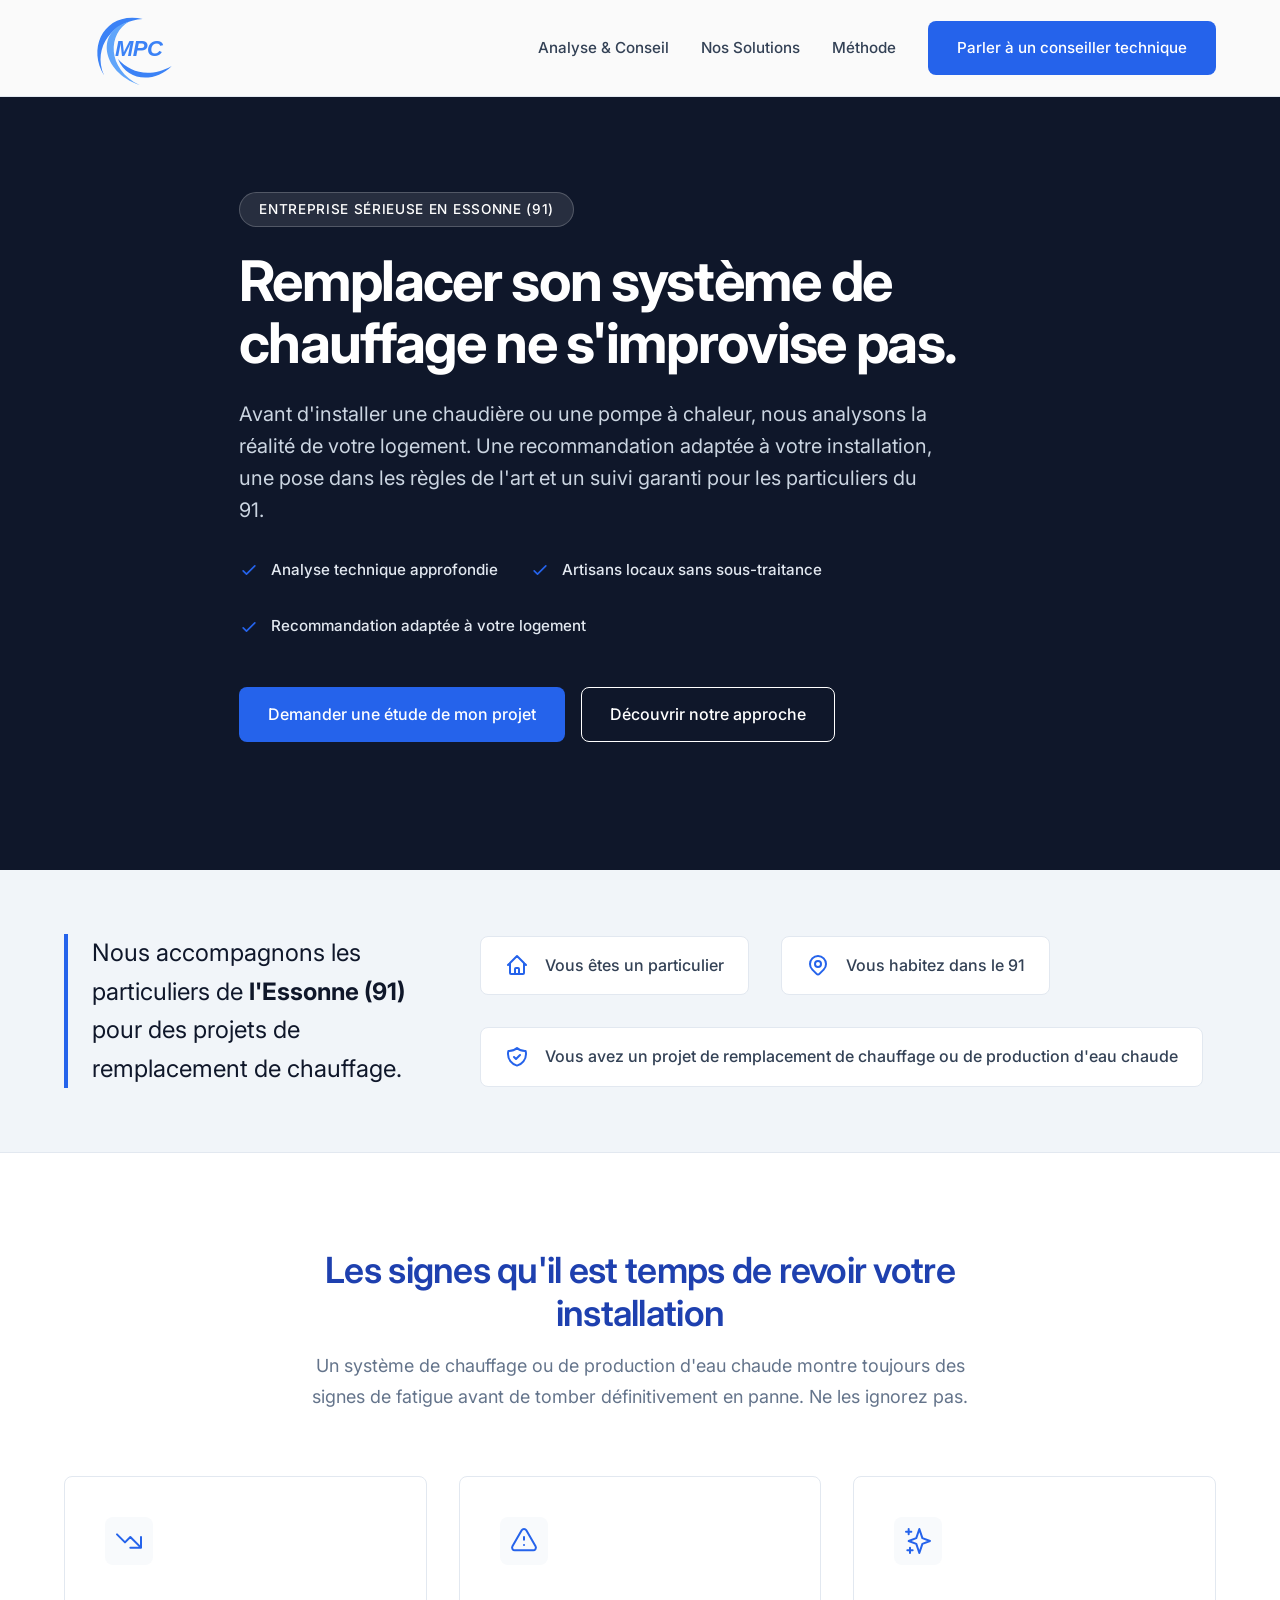
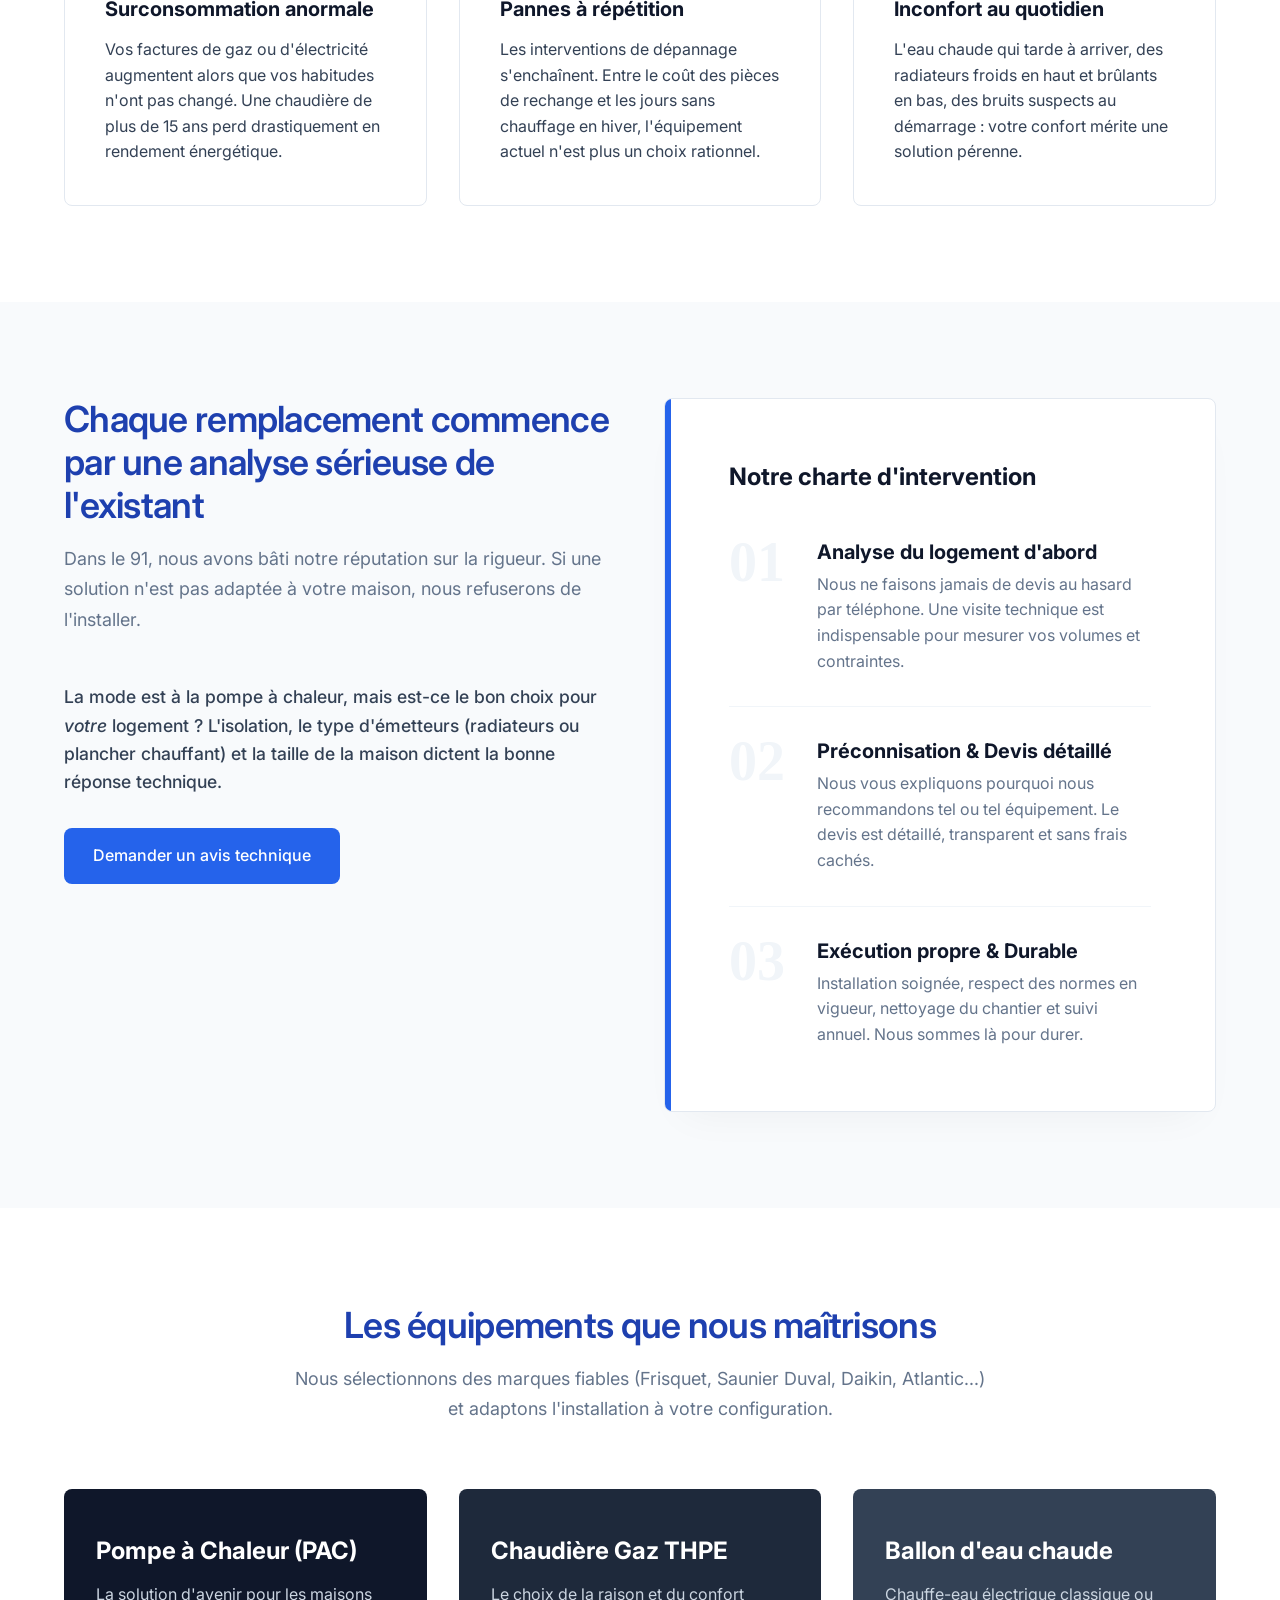
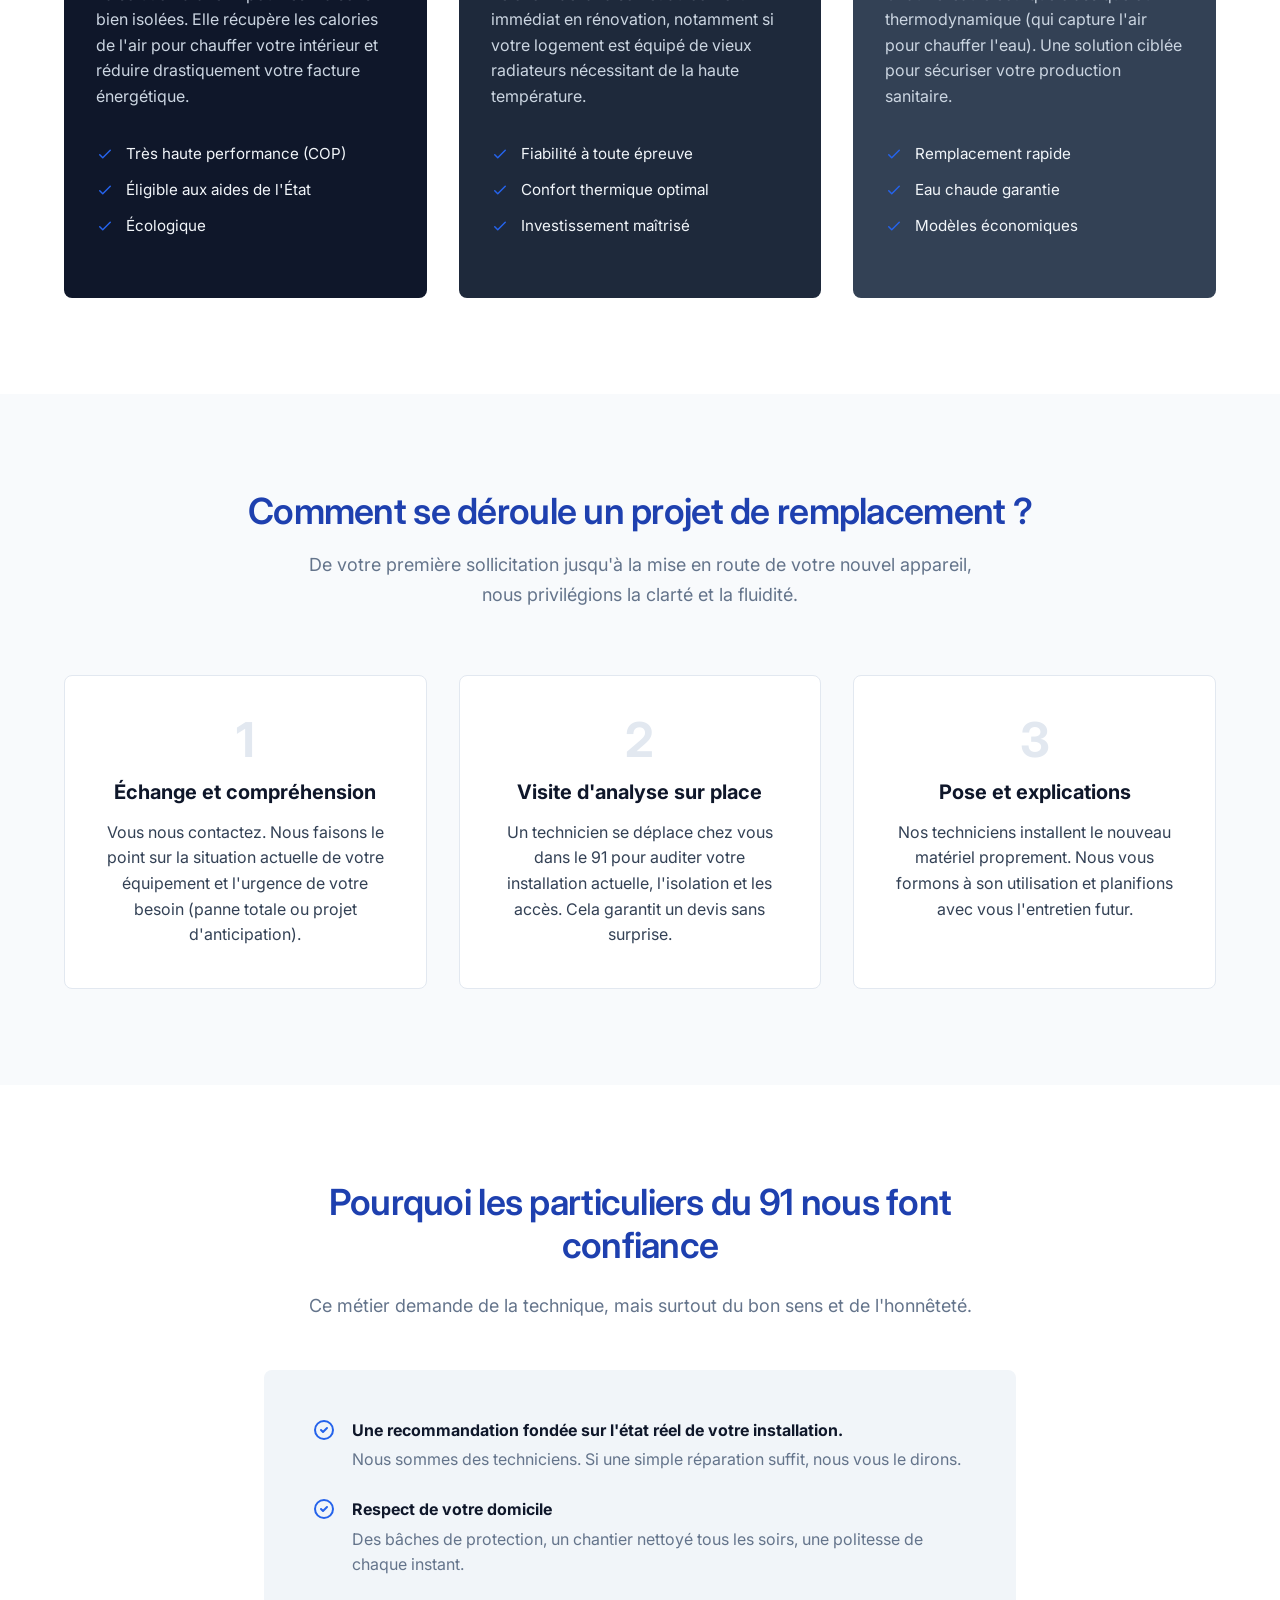
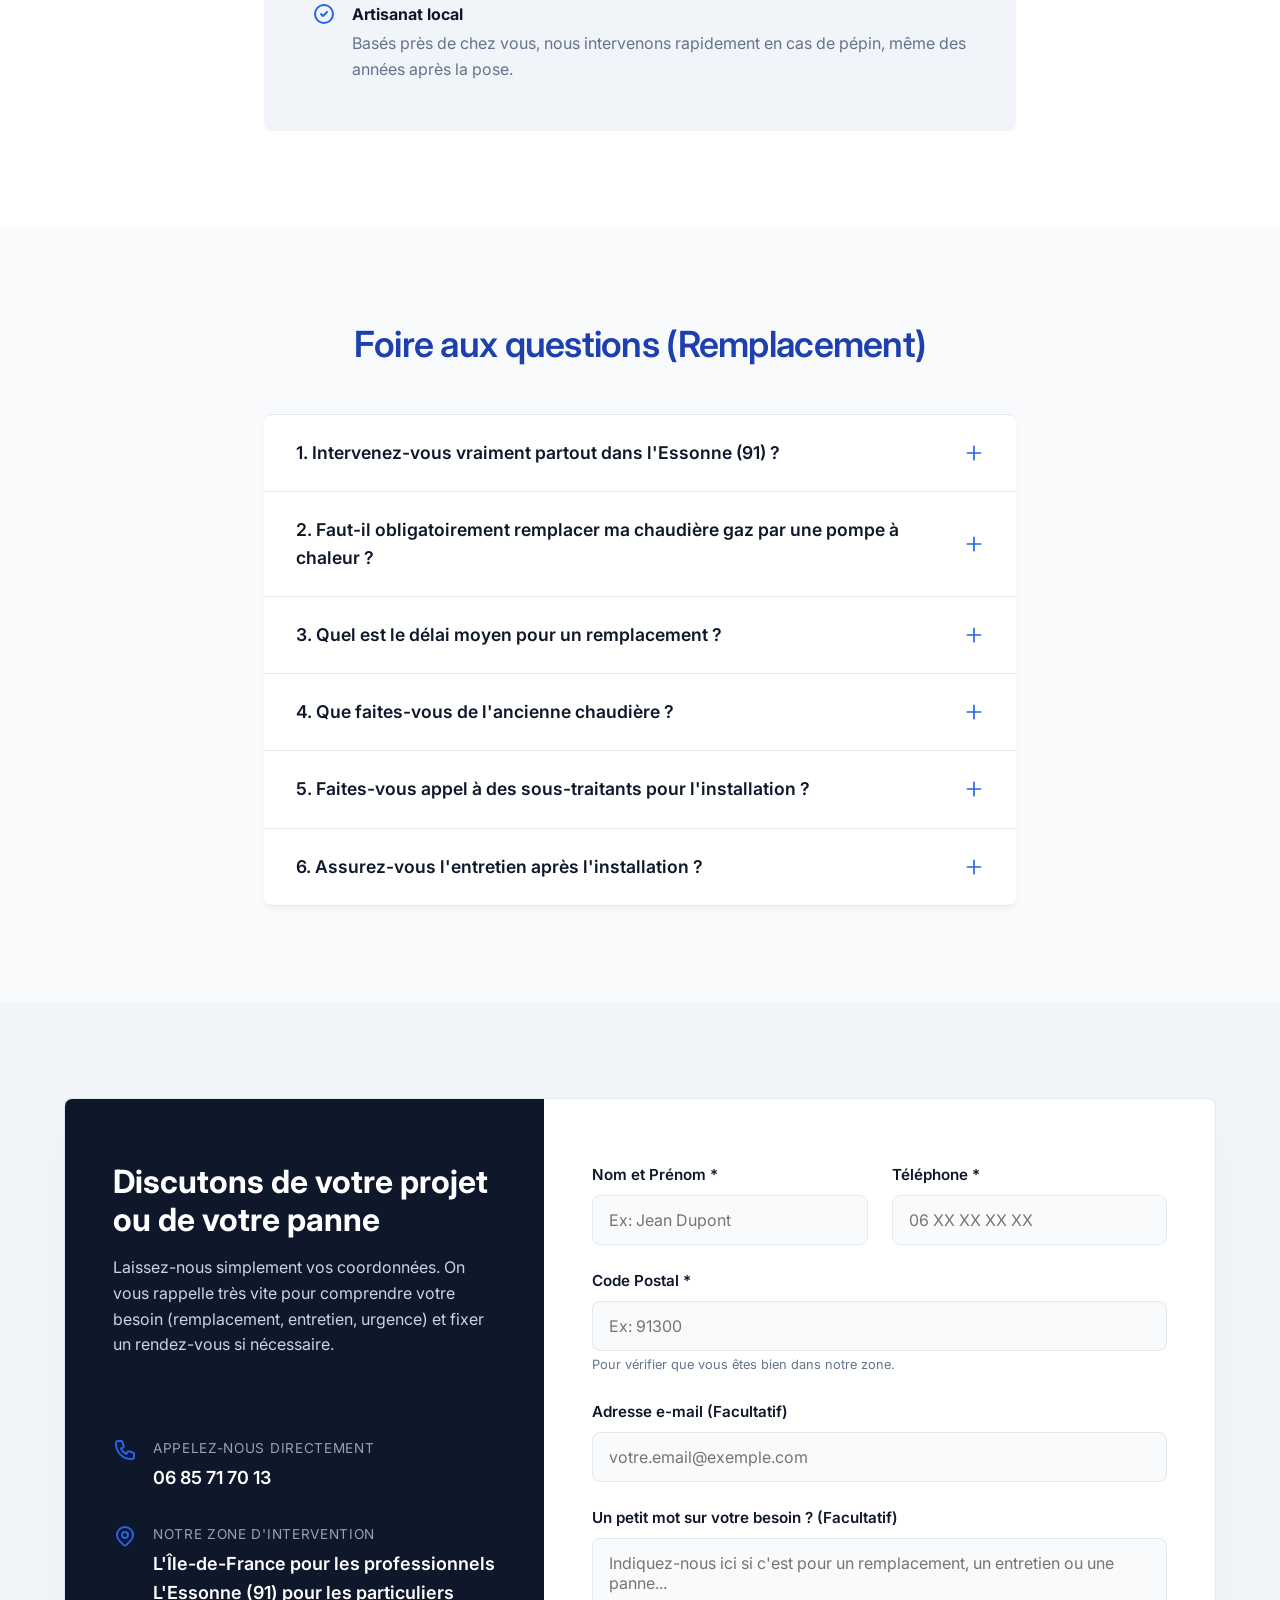
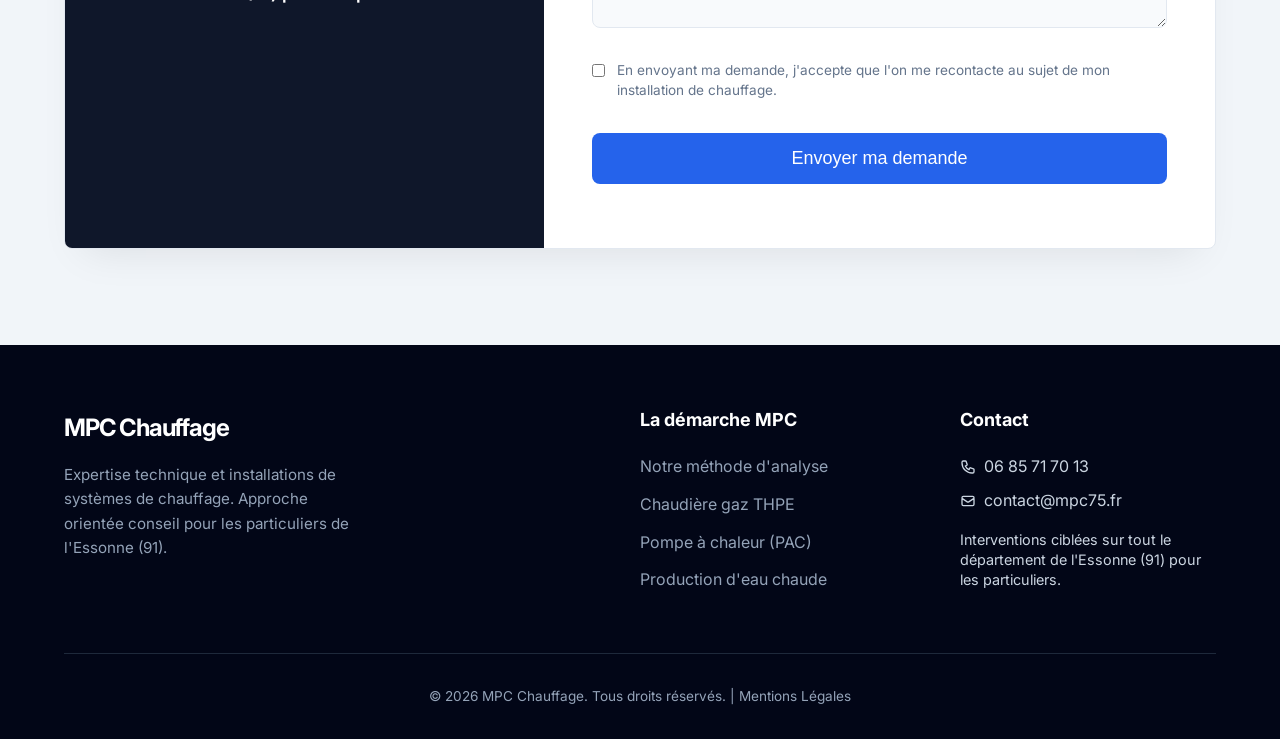
<file: remplacement-chauffage.html>
<!doctype html>
<html lang="fr">
<head>
<!-- Event snippet for Demande de devis conversion page
In your html page, add the snippet and call gtag_report_conversion when someone clicks on the chosen link or button. -->
<script>
function gtag_report_conversion(url) {
  var callback = function () {
    if (typeof(url) != 'undefined') {
      window.location = url;
    }
  };
  gtag('event', 'conversion', {
      'send_to': 'AW-17902488856/LjcRCMzd-OsbEJiaydhC',
      'value': 1.0,
      'currency': 'EUR',
      'event_callback': callback
  });
  return false;
}
</script>

    
    <!-- Google tag (gtag.js) -->
<script async src="https://www.googletagmanager.com/gtag/js?id=AW-17902488856"></script>
<script>
  window.dataLayer = window.dataLayer || [];
  function gtag(){dataLayer.push(arguments);}
  gtag('js', new Date());

  gtag('config', 'AW-17902488856');
</script>
    <meta charset="UTF-8" />
    <meta name="viewport" content="width=device-width, initial-scale=1.0" />
    <meta name="description" content="Remplacement de chauffage en Essonne (91) pour les particuliers. Chaudière gaz, pompe à chaleur, ballon d'eau chaude. Analyse sérieuse et devis honnête avant toute installation." />
    <title>Remplacement Chauffage & Chaudière 91 (Essonne) | Artisans Sérieux | MPC</title>
    
    <!-- Typographie élégante et professionnelle (Inter) -->
    <link rel="preconnect" href="https://fonts.googleapis.com">
    <link rel="preconnect" href="https://fonts.gstatic.com" crossorigin>
    <link href="https://fonts.googleapis.com/css2?family=Inter:wght@300;400;500;600;700&display=swap" rel="stylesheet">
    <link rel="icon" href="/favicon.svg" type="image/svg+xml">

    <style>
        /* ================= VARIABLES & RESET ================= */
        :root {
            --primary: #0f172a; 
            --primary-light: #1e293b;
            --accent: #2563eb; 
            --accent-hover: #1d4ed8;
            --text-main: #334155;
            --text-muted: #64748b;
            --bg-light: #f8fafc;
            --bg-alt: #f1f5f9;
            --border: #e2e8f0;
            --radius: 0.5rem;
            --transition: all 0.3s cubic-bezier(0.4, 0, 0.2, 1);
        }

        * { margin: 0; padding: 0; box-sizing: border-box; }
        
        html { 
            font-family: 'Inter', sans-serif; 
            color: var(--text-main); 
            scroll-behavior: smooth; 
            line-height: 1.6;
            background-color: var(--bg-light);
        }

        body { overflow-x: hidden; }
        img { max-width: 100%; height: auto; display: block; }
        a { text-decoration: none; color: inherit; transition: var(--transition); }
        ul { list-style: none; }

        /* ================= TYPOGRAPHIE ================= */
        h1, h2, h3, h4 { color: var(--primary); font-weight: 700; line-height: 1.2; }
        .text-accent { color: var(--accent); }
        
        .section-title {
            font-size: 2.25rem;
            margin-bottom: 1rem;
            letter-spacing: -0.02em;
            color: #1e40af; 
            font-weight: 600; 
        }
        .section-subtitle {
            font-size: 1.125rem;
            color: var(--text-muted);
            max-width: 700px;
            margin-bottom: 3rem;
            line-height: 1.7;
        }
        .text-center { text-align: center; }
        .mx-auto { margin-left: auto; margin-right: auto; }

        /* ================= LAYOUT & UTILS ================= */
        .container {
            width: 100%;
            max-width: 1200px;
            margin: 0 auto;
            padding: 0 1.5rem;
        }
        .section { padding: 6rem 0; }
        .bg-white { background-color: #ffffff; }
        .bg-gray { background-color: var(--bg-light); }
        .bg-primary { background-color: var(--primary); color: #fff; }

        .btn {
            display: inline-flex;
            align-items: center;
            justify-content: center;
            padding: 0.875rem 1.75rem;
            font-weight: 500;
            border-radius: var(--radius);
            cursor: pointer;
            transition: var(--transition);
            border: 1px solid transparent;
            font-size: 1rem;
        }
        .btn-primary {
            background-color: var(--accent);
            color: #ffffff;
        }
        .btn-primary:hover {
            background-color: var(--accent-hover);
        }
        .btn-outline {
            background-color: transparent;
            border-color: #ffffff;
            color: #ffffff;
        }
        .btn-outline:hover {
            background-color: #ffffff;
            color: var(--primary);
        }
        .btn-outline-dark {
            background-color: transparent;
            border-color: var(--primary);
            color: var(--primary);
        }
        .btn-outline-dark:hover {
            background-color: var(--primary);
            color: #ffffff;
        }

        /* ================= HEADER ================= */
        .header {
            position: fixed;
            top: 0; left: 0; right: 0;
            background: rgba(255, 255, 255, 0.98);
            backdrop-filter: blur(10px);
            border-bottom: 1px solid var(--border);
            z-index: 1000;
            padding: 0.5rem 0; 
            transition: var(--transition);
        }
        .header-container {
            display: flex;
            justify-content: space-between;
            align-items: center;
        }
        .logo-svg {
            display: block;
            width: 130px;
            height: auto;
            max-height: 80px; 
        }
        .nav-links {
            display: flex;
            gap: 2rem;
            align-items: center;
        }
        .nav-links a {
            font-weight: 500;
            font-size: 0.95rem;
        }
        .nav-links a:not(.btn):hover { color: var(--accent); }
        
        .mobile-menu-btn {
            display: none;
            background: none;
            border: none;
            color: var(--primary);
            cursor: pointer;
            padding: 0.5rem;
        }

        /* ================= HERO ================= */
        .hero {
            padding: 12rem 0 8rem 0;
            background-color: var(--primary);
            position: relative;
            overflow: hidden;
        }
        .hero::before {
            content: '';
            position: absolute;
            top: 0; left: 0; right: 0; bottom: 0;
            background-image: linear-gradient(to right, rgba(15, 23, 42, 0.9), rgba(15, 23, 42, 0.7));
            z-index: 1;
        }
        .hero-content {
            position: relative;
            z-index: 2;
            max-width: 850px;
        }
        .hero-badge {
            display: inline-block;
            background: rgba(255, 255, 255, 0.1);
            border: 1px solid rgba(255, 255, 255, 0.2);
            color: #fff;
            padding: 0.35rem 1.2rem;
            border-radius: 2rem;
            font-size: 0.85rem;
            font-weight: 500;
            margin-bottom: 1.5rem;
            letter-spacing: 0.05em;
            text-transform: uppercase;
        }
        .hero h1 {
            color: #ffffff;
            font-size: 3.5rem;
            letter-spacing: -0.03em;
            margin-bottom: 1.5rem;
            line-height: 1.1;
        }
        .hero p {
            color: #cbd5e1;
            font-size: 1.25rem;
            margin-bottom: 2rem;
            max-width: 700px;
            line-height: 1.6;
        }
        .hero-benefits {
            display: flex;
            gap: 2rem;
            margin-bottom: 3rem;
            flex-wrap: wrap;
        }
        .benefit-item {
            display: flex;
            align-items: center;
            color: #e2e8f0;
            font-size: 0.95rem;
            font-weight: 500;
        }
        .benefit-item svg {
            width: 20px;
            height: 20px;
            color: var(--accent);
            margin-right: 0.75rem;
        }
        .hero-actions {
            display: flex;
            gap: 1rem;
        }

        /* ================= TARGET / FILTER SECTION ================= */
        .target-section {
            background-color: var(--bg-alt);
            border-bottom: 1px solid var(--border);
            padding: 4rem 0;
        }
        .target-grid {
            display: grid;
            grid-template-columns: 1fr 2fr;
            gap: 3rem;
            align-items: center;
        }
        .target-title {
            font-size: 1.5rem;
            color: var(--primary);
            border-left: 4px solid var(--accent);
            padding-left: 1.5rem;
        }
        .target-list {
            display: flex;
            gap: 2rem;
            flex-wrap: wrap;
        }
        .target-list li {
            background: #fff;
            padding: 1rem 1.5rem;
            border-radius: var(--radius);
            border: 1px solid var(--border);
            display: flex;
            align-items: center;
            gap: 1rem;
            font-weight: 500;
            color: var(--text-main);
        }
        .target-list svg { color: var(--accent); width: 24px; height: 24px; }

        /* ================= GRIDS & CARDS ================= */
        .grid-2 {
            display: grid;
            grid-template-columns: repeat(2, 1fr);
            gap: 3rem;
        }
        .grid-3 {
            display: grid;
            grid-template-columns: repeat(auto-fit, minmax(320px, 1fr));
            gap: 2rem;
        }
        .card {
            background: #fff;
            padding: 2.5rem;
            border: 1px solid var(--border);
            border-radius: var(--radius);
            transition: var(--transition);
            height: 100%;
        }
        .card:hover {
            box-shadow: 0 10px 30px -10px rgba(0,0,0,0.05);
            border-color: #cbd5e1;
        }
        .card-icon {
            width: 48px;
            height: 48px;
            color: var(--accent);
            margin-bottom: 1.5rem;
            background: var(--bg-light);
            padding: 0.5rem;
            border-radius: 0.5rem;
        }
        .card h3 {
            font-size: 1.25rem;
            margin-bottom: 1rem;
        }

        /* ================= NOTRE APPROCHE (Focus on Seriousness) ================= */
        .approach-box {
            background: #fff;
            border: 1px solid var(--border);
            border-radius: var(--radius);
            padding: 4rem;
            box-shadow: 0 20px 40px -20px rgba(0,0,0,0.05);
            position: relative;
            overflow: hidden;
        }
        .approach-box::before {
            content: '';
            position: absolute;
            top: 0; left: 0; width: 6px; height: 100%;
            background: var(--accent);
        }
        .approach-steps {
            display: grid;
            grid-template-columns: 1fr;
            gap: 2rem;
            margin-top: 3rem;
        }
        .step-row {
            display: flex;
            gap: 2rem;
            align-items: flex-start;
            padding-bottom: 2rem;
            border-bottom: 1px solid var(--bg-alt);
        }
        .step-row:last-child {
            border-bottom: none;
            padding-bottom: 0;
        }
        .step-number {
            font-size: 3.5rem;
            font-weight: 700;
            color: var(--bg-alt);
            line-height: 0.8;
            font-family: serif;
        }
        .step-content h4 {
            font-size: 1.25rem;
            margin-bottom: 0.5rem;
            color: var(--primary);
        }
        .step-content p {
            color: var(--text-muted);
            line-height: 1.6;
        }

        /* ================= SOLUTIONS SECTION ================= */
        .solutions-grid {
            display: grid;
            grid-template-columns: repeat(3, 1fr);
            gap: 2rem;
        }
        .solution-card {
            background: var(--primary);
            color: #fff;
            padding: 3rem 2rem;
            border-radius: var(--radius);
            display: flex;
            flex-direction: column;
        }
        .solution-card h3 { color: #fff; font-size: 1.5rem; margin-bottom: 1rem; }
        .solution-card p { color: #cbd5e1; margin-bottom: 2rem; flex-grow: 1; }
        .solution-list li {
            display: flex;
            align-items: center;
            gap: 0.75rem;
            color: #f1f5f9;
            margin-bottom: 0.75rem;
            font-size: 0.95rem;
        }
        .solution-list svg { width: 18px; height: 18px; color: var(--accent); }

        /* ================= FAQ ================= */
        .faq-item {
            border-bottom: 1px solid var(--border);
            background: #fff;
        }
        .faq-item:first-child { border-top: 1px solid var(--border); border-radius: var(--radius) var(--radius) 0 0; }
        .faq-item:last-child { border-bottom: 1px solid var(--border); border-radius: 0 0 var(--radius) var(--radius); }
        .faq-summary {
            padding: 1.5rem 2rem;
            font-weight: 600;
            color: var(--primary);
            cursor: pointer;
            list-style: none;
            display: flex;
            justify-content: space-between;
            align-items: center;
            font-size: 1.1rem;
        }
        .faq-summary::-webkit-details-marker { display: none; }
        .faq-icon {
            width: 20px; height: 20px;
            transition: transform 0.3s ease;
            flex-shrink: 0;
            margin-left: 1rem;
            color: var(--accent);
        }
        details[open] .faq-icon { transform: rotate(45deg); }
        .faq-content {
            padding: 0 2rem 1.5rem 2rem;
            color: var(--text-muted);
            line-height: 1.7;
        }

        /* ================= CONTACT FORM ================= */
        .contact-section { padding: 6rem 0; background-color: var(--bg-alt); }
        .contact-wrapper {
            display: grid;
            grid-template-columns: 5fr 7fr;
            background: #fff;
            border-radius: var(--radius);
            overflow: hidden;
            box-shadow: 0 20px 40px -20px rgba(0,0,0,0.1);
            border: 1px solid var(--border);
        }
        .contact-info {
            background: var(--primary);
            color: #fff;
            padding: 4rem 3rem;
        }
        .contact-info h2 { color: #fff; margin-bottom: 1rem; font-size: 2rem; }
        .contact-info p { color: #cbd5e1; margin-bottom: 3rem; }
        
        .info-block { margin-bottom: 2rem; display: flex; align-items: flex-start; gap: 1rem; }
        .info-block svg { width: 24px; height: 24px; color: var(--accent); flex-shrink: 0; }
        .info-label { font-size: 0.85rem; color: #94a3b8; text-transform: uppercase; letter-spacing: 0.05em; margin-bottom: 0.25rem;}
        .info-value { font-size: 1.125rem; font-weight: 600; }

        .contact-form-container { padding: 4rem 3rem; }
        .form-group { margin-bottom: 1.5rem; }
        .form-label {
            display: block;
            font-weight: 600;
            margin-bottom: 0.5rem;
            font-size: 0.95rem;
            color: var(--primary);
        }
        .form-control {
            width: 100%;
            padding: 0.875rem 1rem;
            border: 1px solid var(--border);
            border-radius: var(--radius);
            font-family: inherit;
            font-size: 1rem;
            transition: var(--transition);
            background-color: var(--bg-light);
            color: var(--text-main);
        }
        select.form-control { appearance: none; background-image: url("data:image/svg+xml,%3Csvg xmlns='http://www.w3.org/2000/svg' fill='none' viewBox='0 0 24 24' stroke='%2364748b'%3E%3Cpath stroke-linecap='round' stroke-linejoin='round' stroke-width='2' d='M19 9l-7 7-7-7'%3E%3C/path%3E%3C/svg%3E"); background-repeat: no-repeat; background-position: right 1rem center; background-size: 1rem; padding-right: 2.5rem; }
        .form-control:focus {
            outline: none;
            border-color: var(--accent);
            box-shadow: 0 0 0 3px rgba(37, 99, 235, 0.1);
            background-color: #fff;
        }
        .form-row { display: grid; grid-template-columns: 1fr 1fr; gap: 1.5rem; }
        
        .checkbox-group {
            display: flex;
            align-items: flex-start;
            gap: 0.75rem;
            margin-bottom: 2rem;
            margin-top: 1rem;
        }
        .checkbox-group input { margin-top: 0.25rem; flex-shrink: 0; cursor: pointer; }
        .checkbox-group label { font-size: 0.85rem; color: var(--text-muted); line-height: 1.5; cursor: pointer; }

        .form-message {
            display: none;
            padding: 1rem;
            border-radius: var(--radius);
            margin-top: 1.5rem;
            font-size: 0.9rem;
            font-weight: 500;
        }
        .form-message.success {
            display: block;
            background-color: #ecfdf5;
            color: #065f46;
            border: 1px solid #a7f3d0;
        }
        .form-message.error {
            display: block;
            background-color: #fef2f2;
            color: #991b1b;
            border: 1px solid #fecaca;
        }

        /* ================= FOOTER ================= */
        .footer {
            background: #020617;
            color: #94a3b8;
            padding: 4rem 0 2rem 0;
        }
        .footer-grid {
            display: grid;
            grid-template-columns: 2fr 1fr 1fr;
            gap: 4rem;
            margin-bottom: 3rem;
        }
        .footer-title {
            color: #fff;
            font-size: 1.125rem;
            margin-bottom: 1.5rem;
        }
        .footer-links li { margin-bottom: 0.75rem; }
        .footer-links a:hover { color: #fff; }
        .footer-bottom {
            text-align: center;
            padding-top: 2rem;
            border-top: 1px solid #1e293b;
            font-size: 0.85rem;
        }

        /* ================= RESPONSIVE ================= */
        @media (max-width: 992px) {
            .hero h1 { font-size: 2.75rem; }
            .grid-2 { grid-template-columns: 1fr; gap: 3rem; }
            .solutions-grid { grid-template-columns: 1fr; }
            .contact-wrapper { grid-template-columns: 1fr; }
            .footer-grid { grid-template-columns: 1fr; gap: 2.5rem; }
            .target-grid { grid-template-columns: 1fr; gap: 1.5rem; }
            .target-title { border-left: none; border-top: 4px solid var(--accent); padding-left: 0; padding-top: 1rem; }
        }

        @media (max-width: 768px) {
            .section { padding: 4rem 0; }
            .section-title { font-size: 1.75rem; }
            .section-subtitle { font-size: 1rem; margin-bottom: 2rem; }
            
            .mobile-menu-btn { display: block; }
            .nav-links {
                display: none;
                position: absolute;
                top: 100%;
                left: 0;
                right: 0;
                background: rgba(255, 255, 255, 0.98);
                backdrop-filter: blur(10px);
                flex-direction: column;
                padding: 1.5rem;
                gap: 1.5rem;
                border-bottom: 1px solid var(--border);
                box-shadow: 0 10px 15px -3px rgba(0,0,0,0.1);
            }
            .nav-links.active { display: flex; }
            .nav-links a { width: 100%; text-align: center; font-size: 1.1rem; }
            .nav-links .btn { width: 100%; }
            .logo-svg { width: 100px; }

            .hero { padding: 8rem 0 4rem 0; }
            .hero h1 { font-size: 2.25rem; }
            .hero p { font-size: 1.05rem; }
            .hero-actions { flex-direction: column; width: 100%; }
            .hero-actions .btn { width: 100%; padding: 1rem; font-size: 1.1rem; }
            .hero-benefits { flex-direction: column; gap: 1rem; }

            .grid-3 { grid-template-columns: 1fr; gap: 1.5rem; }
            .card { padding: 1.5rem; }
            .approach-box { padding: 2rem 1.5rem; }
            .step-row { flex-direction: column; gap: 1rem; }
            .step-number { font-size: 2.5rem; }
            
            .form-row { grid-template-columns: 1fr; gap: 0; }
            .contact-info { padding: 2.5rem 1.5rem; }
            .contact-form-container { padding: 2.5rem 1.5rem; }
            .faq-summary { padding: 1.25rem 1.5rem; font-size: 1rem; }
            .faq-content { padding: 0 1.5rem 1.5rem 1.5rem; }
        }
    </style>
</head>
<body>

    <!-- ================= HEADER ================= -->
    <header class="header">
        <div class="container header-container">
            <a href="/" title="Accueil MPC Chauffage">
               <svg class="logo-svg" viewBox="70 100 330 290" width="130" height="130" xmlns="http://www.w3.org/2000/svg">
                  <!-- Arc bleu foncé extérieur -->
                  <path d="M 285 140 C 150 110, 80 240, 145 345 C 100 240, 180 145, 285 140 Z" fill="#3B82F6" />
                  <!-- Arc bleu clair intérieur -->
                  <path d="M 235 150 C 115 180, 130 330, 275 380 C 150 320, 160 190, 235 150 Z" fill="#60A5FA" />
                  <!-- Arc bleu foncé inférieur -->
                  <path d="M 195 285 C 230 370, 330 370, 390 310 C 310 355, 240 335, 195 285 Z" fill="#3B82F6" />
                  <!-- Texte MPC -->
                  <text x="270" y="275" font-family="Arial, Helvetica, sans-serif" font-weight="900" font-style="italic" font-size="80" fill="#3B82F6" text-anchor="middle" letter-spacing="-2">MPC</text>
                </svg>
            </a>
            
            <button class="mobile-menu-btn" aria-label="Ouvrir le menu">
                <svg fill="none" stroke="currentColor" viewBox="0 0 24 24" width="28" height="28" xmlns="http://www.w3.org/2000/svg">
                    <path stroke-linecap="round" stroke-linejoin="round" stroke-width="2" d="M4 6h16M4 12h16M4 18h16"></path>
                </svg>
            </button>

            <nav class="nav-links">
                <a href="#diagnostic">Analyse & Conseil</a>
                <a href="#solutions">Nos Solutions</a>
                <a href="#methode">Méthode</a>
                <a href="#contact" class="btn btn-primary">Parler à un conseiller technique</a>
            </nav>
        </div>
    </header>

    <!-- ================= HERO ================= -->
    <section class="hero">
        <div class="container hero-content">
            <span class="hero-badge">Entreprise sérieuse en Essonne (91)</span>
            <h1>Remplacer son système de chauffage ne s'improvise pas.</h1>
            <p>Avant d'installer une chaudière ou une pompe à chaleur, nous analysons la réalité de votre logement. Une recommandation adaptée à votre installation, une pose dans les règles de l'art et un suivi garanti pour les particuliers du 91.</p>
            
            <div class="hero-benefits">
                <div class="benefit-item">
                    <svg fill="none" stroke="currentColor" viewBox="0 0 24 24" xmlns="http://www.w3.org/2000/svg"><path stroke-linecap="round" stroke-linejoin="round" stroke-width="2" d="M5 13l4 4L19 7"></path></svg>
                    Analyse technique approfondie
                </div>
                <div class="benefit-item">
                    <svg fill="none" stroke="currentColor" viewBox="0 0 24 24" xmlns="http://www.w3.org/2000/svg"><path stroke-linecap="round" stroke-linejoin="round" stroke-width="2" d="M5 13l4 4L19 7"></path></svg>
                    Artisans locaux sans sous-traitance
                </div>
                <div class="benefit-item">
                    <svg fill="none" stroke="currentColor" viewBox="0 0 24 24" xmlns="http://www.w3.org/2000/svg"><path stroke-linecap="round" stroke-linejoin="round" stroke-width="2" d="M5 13l4 4L19 7"></path></svg>
                    Recommandation adaptée à votre logement
                </div>
            </div>

            <div class="hero-actions">
                <a href="#contact" class="btn btn-primary">Demander une étude de mon projet</a>
                <a href="#diagnostic" class="btn btn-outline">Découvrir notre approche</a>
            </div>
        </div>
    </section>

    <!-- ================= POUR QUI CETTE PAGE EST FAITE ================= -->
    <section class="target-section">
        <div class="container target-grid">
            <div class="target-title">
                Nous accompagnons les particuliers de <strong>l'Essonne (91)</strong> pour des projets de remplacement de chauffage.
            </div>
            <ul class="target-list">
                <li>
                    <svg fill="none" stroke="currentColor" viewBox="0 0 24 24"><path stroke-linecap="round" stroke-linejoin="round" stroke-width="2" d="M3 12l2-2m0 0l7-7 7 7M5 10v10a1 1 0 001 1h3m10-11l2 2m-2-2v10a1 1 0 01-1 1h-3m-6 0a1 1 0 001-1v-4a1 1 0 011-1h2a1 1 0 011 1v4a1 1 0 001 1m-6 0h6"></path></svg>
                    Vous êtes un particulier
                </li>
                <li>
                    <svg fill="none" stroke="currentColor" viewBox="0 0 24 24"><path stroke-linecap="round" stroke-linejoin="round" stroke-width="2" d="M17.657 16.657L13.414 20.9a1.998 1.998 0 01-2.827 0l-4.244-4.243a8 8 0 1111.314 0z"></path><path stroke-linecap="round" stroke-linejoin="round" stroke-width="2" d="M15 11a3 3 0 11-6 0 3 3 0 016 0z"></path></svg>
                    Vous habitez dans le 91
                </li>
                <li>
                    <svg fill="none" stroke="currentColor" viewBox="0 0 24 24"><path stroke-linecap="round" stroke-linejoin="round" stroke-width="2" d="M9 12l2 2 4-4m5.618-4.016A11.955 11.955 0 0112 2.944a11.955 11.955 0 01-8.618 3.04A12.02 12.02 0 003 9c0 5.591 3.824 10.29 9 11.622 5.176-1.332 9-6.03 9-11.622 0-1.042-.133-2.052-.382-3.016z"></path></svg>
                    Vous avez un projet de remplacement de chauffage ou de production d'eau chaude
                </li>
            </ul>
        </div>
    </section>

    <!-- ================= POURQUOI REMPLACER VOTRE CHAUFFAGE ================= -->
    <section class="section bg-white" id="diagnostic">
        <div class="container">
            <div class="text-center mx-auto" style="max-width: 800px; margin-bottom: 4rem;">
                <h2 class="section-title">Les signes qu'il est temps de revoir votre installation</h2>
                <p class="section-subtitle mx-auto">Un système de chauffage ou de production d'eau chaude montre toujours des signes de fatigue avant de tomber définitivement en panne. Ne les ignorez pas.</p>
            </div>
            
            <div class="grid-3">
                <div class="card">
                    <svg class="card-icon" fill="none" stroke="currentColor" viewBox="0 0 24 24"><path stroke-linecap="round" stroke-linejoin="round" stroke-width="1.5" d="M13 17h8m0 0V9m0 8l-8-8-4 4-6-6"></path></svg>
                    <h3>Surconsommation anormale</h3>
                    <p class="text-muted">Vos factures de gaz ou d'électricité augmentent alors que vos habitudes n'ont pas changé. Une chaudière de plus de 15 ans perd drastiquement en rendement énergétique.</p>
                </div>
                <div class="card">
                    <svg class="card-icon" fill="none" stroke="currentColor" viewBox="0 0 24 24"><path stroke-linecap="round" stroke-linejoin="round" stroke-width="1.5" d="M12 9v2m0 4h.01m-6.938 4h13.856c1.54 0 2.502-1.667 1.732-3L13.732 4c-.77-1.333-2.694-1.333-3.464 0L3.34 16c-.77 1.333.192 3 1.732 3z"></path></svg>
                    <h3>Pannes à répétition</h3>
                    <p class="text-muted">Les interventions de dépannage s'enchaînent. Entre le coût des pièces de rechange et les jours sans chauffage en hiver, l'équipement actuel n'est plus un choix rationnel.</p>
                </div>
                <div class="card">
                    <svg class="card-icon" fill="none" stroke="currentColor" viewBox="0 0 24 24"><path stroke-linecap="round" stroke-linejoin="round" stroke-width="1.5" d="M5 3v4M3 5h4M6 17v4m-2-2h4m5-16l2.286 6.857L21 12l-5.714 2.143L13 21l-2.286-6.857L5 12l5.714-2.143L13 3z"></path></svg>
                    <h3>Inconfort au quotidien</h3>
                    <p class="text-muted">L'eau chaude qui tarde à arriver, des radiateurs froids en haut et brûlants en bas, des bruits suspects au démarrage : votre confort mérite une solution pérenne.</p>
                </div>
            </div>
        </div>
    </section>

    <!-- ================= NOTRE APPROCHE ================= -->
    <section class="section bg-gray" id="approche">
        <div class="container">
            <div class="grid-2">
                <div>
                    <h2 class="section-title">Chaque remplacement commence par une analyse sérieuse de l'existant</h2>
                    <p class="section-subtitle">Dans le 91, nous avons bâti notre réputation sur la rigueur. Si une solution n'est pas adaptée à votre maison, nous refuserons de l'installer.</p>
                    <p style="color: var(--text-main); font-weight: 500; font-size: 1.1rem; margin-bottom: 2rem;">
                        La mode est à la pompe à chaleur, mais est-ce le bon choix pour <em>votre</em> logement ? L'isolation, le type d'émetteurs (radiateurs ou plancher chauffant) et la taille de la maison dictent la bonne réponse technique.
                    </p>
                    <a href="#contact" class="btn btn-primary" style="margin-bottom: 2rem;">Demander un avis technique</a>
                </div>
                
                <div class="approach-box">
                    <h3 style="font-size: 1.5rem; margin-bottom: 1rem;">Notre charte d'intervention</h3>
                    <div class="approach-steps">
                        <div class="step-row">
                            <div class="step-number">01</div>
                            <div class="step-content">
                                <h4>Analyse du logement d'abord</h4>
                                <p>Nous ne faisons jamais de devis au hasard par téléphone. Une visite technique est indispensable pour mesurer vos volumes et contraintes.</p>
                            </div>
                        </div>
                        <div class="step-row">
                            <div class="step-number">02</div>
                            <div class="step-content">
                                <h4>Préconnisation & Devis détaillé</h4>
                                <p>Nous vous expliquons pourquoi nous recommandons tel ou tel équipement. Le devis est détaillé, transparent et sans frais cachés.</p>
                            </div>
                        </div>
                        <div class="step-row">
                            <div class="step-number">03</div>
                            <div class="step-content">
                                <h4>Exécution propre & Durable</h4>
                                <p>Installation soignée, respect des normes en vigueur, nettoyage du chantier et suivi annuel. Nous sommes là pour durer.</p>
                            </div>
                        </div>
                    </div>
                </div>
            </div>
        </div>
    </section>

    <!-- ================= QUELLES SOLUTIONS ================= -->
    <section class="section bg-white" id="solutions">
        <div class="container">
            <div class="text-center mx-auto" style="max-width: 800px; margin-bottom: 4rem;">
                <h2 class="section-title">Les équipements que nous maîtrisons</h2>
                <p class="section-subtitle mx-auto">Nous sélectionnons des marques fiables (Frisquet, Saunier Duval, Daikin, Atlantic...) et adaptons l'installation à votre configuration.</p>
            </div>

            <div class="solutions-grid">
                <div class="solution-card">
                    <h3>Pompe à Chaleur (PAC)</h3>
                    <p>La solution d'avenir pour les maisons bien isolées. Elle récupère les calories de l'air pour chauffer votre intérieur et réduire drastiquement votre facture énergétique.</p>
                    <ul class="solution-list">
                        <li><svg fill="none" stroke="currentColor" viewBox="0 0 24 24"><path stroke-linecap="round" stroke-linejoin="round" stroke-width="2" d="M5 13l4 4L19 7"></path></svg> Très haute performance (COP)</li>
                        <li><svg fill="none" stroke="currentColor" viewBox="0 0 24 24"><path stroke-linecap="round" stroke-linejoin="round" stroke-width="2" d="M5 13l4 4L19 7"></path></svg> Éligible aux aides de l'État</li>
                        <li><svg fill="none" stroke="currentColor" viewBox="0 0 24 24"><path stroke-linecap="round" stroke-linejoin="round" stroke-width="2" d="M5 13l4 4L19 7"></path></svg> Écologique</li>
                    </ul>
                </div>
                
                <div class="solution-card" style="background: #1e293b;">
                    <h3>Chaudière Gaz THPE</h3>
                    <p>Le choix de la raison et du confort immédiat en rénovation, notamment si votre logement est équipé de vieux radiateurs nécessitant de la haute température.</p>
                    <ul class="solution-list">
                        <li><svg fill="none" stroke="currentColor" viewBox="0 0 24 24"><path stroke-linecap="round" stroke-linejoin="round" stroke-width="2" d="M5 13l4 4L19 7"></path></svg> Fiabilité à toute épreuve</li>
                        <li><svg fill="none" stroke="currentColor" viewBox="0 0 24 24"><path stroke-linecap="round" stroke-linejoin="round" stroke-width="2" d="M5 13l4 4L19 7"></path></svg> Confort thermique optimal</li>
                        <li><svg fill="none" stroke="currentColor" viewBox="0 0 24 24"><path stroke-linecap="round" stroke-linejoin="round" stroke-width="2" d="M5 13l4 4L19 7"></path></svg> Investissement maîtrisé</li>
                    </ul>
                </div>

                <div class="solution-card" style="background: #334155;">
                    <h3>Ballon d'eau chaude</h3>
                    <p>Chauffe-eau électrique classique ou thermodynamique (qui capture l'air pour chauffer l'eau). Une solution ciblée pour sécuriser votre production sanitaire.</p>
                    <ul class="solution-list">
                        <li><svg fill="none" stroke="currentColor" viewBox="0 0 24 24"><path stroke-linecap="round" stroke-linejoin="round" stroke-width="2" d="M5 13l4 4L19 7"></path></svg> Remplacement rapide</li>
                        <li><svg fill="none" stroke="currentColor" viewBox="0 0 24 24"><path stroke-linecap="round" stroke-linejoin="round" stroke-width="2" d="M5 13l4 4L19 7"></path></svg> Eau chaude garantie</li>
                        <li><svg fill="none" stroke="currentColor" viewBox="0 0 24 24"><path stroke-linecap="round" stroke-linejoin="round" stroke-width="2" d="M5 13l4 4L19 7"></path></svg> Modèles économiques</li>
                    </ul>
                </div>
            </div>
        </div>
    </section>

    <!-- ================= METHODE (Comment ça se passe) ================= -->
    <section id="methode" class="section bg-gray">
        <div class="container">
            <div class="text-center mx-auto" style="max-width: 800px; margin-bottom: 4rem;">
                <h2 class="section-title">Comment se déroule un projet de remplacement ?</h2>
                <p class="section-subtitle mx-auto">De votre première sollicitation jusqu'à la mise en route de votre nouvel appareil, nous privilégions la clarté et la fluidité.</p>
            </div>
            
            <div class="grid-3">
                <div class="card" style="text-align: center;">
                    <div style="font-size: 3rem; font-weight: 700; color: var(--border); line-height: 1; margin-bottom: 1rem;">1</div>
                    <h3>Échange et compréhension</h3>
                    <p class="text-muted">Vous nous contactez. Nous faisons le point sur la situation actuelle de votre équipement et l'urgence de votre besoin (panne totale ou projet d'anticipation).</p>
                </div>
                <div class="card" style="text-align: center;">
                    <div style="font-size: 3rem; font-weight: 700; color: var(--border); line-height: 1; margin-bottom: 1rem;">2</div>
                    <h3>Visite d'analyse sur place</h3>
                    <p class="text-muted">Un technicien se déplace chez vous dans le 91 pour auditer votre installation actuelle, l'isolation et les accès. Cela garantit un devis sans surprise.</p>
                </div>
                <div class="card" style="text-align: center;">
                    <div style="font-size: 3rem; font-weight: 700; color: var(--border); line-height: 1; margin-bottom: 1rem;">3</div>
                    <h3>Pose et explications</h3>
                    <p class="text-muted">Nos techniciens installent le nouveau matériel proprement. Nous vous formons à son utilisation et planifions avec vous l'entretien futur.</p>
                </div>
            </div>
        </div>
    </section>

    <!-- ================= CONFIANCE ================= -->
    <section class="section bg-white">
        <div class="container text-center" style="max-width: 800px;">
            <h2 class="section-title" style="margin-bottom: 1.5rem;">Pourquoi les particuliers du 91 nous font confiance</h2>
            <p class="section-subtitle mx-auto" style="margin-bottom: 3rem;">Ce métier demande de la technique, mais surtout du bon sens et de l'honnêteté.</p>
            
            <div style="background: var(--bg-alt); padding: 3rem; border-radius: var(--radius); text-align: left; display: grid; gap: 1.5rem;">
                <div style="display: flex; gap: 1rem; align-items: flex-start;">
                    <svg style="color: var(--accent); width: 24px; height: 24px; flex-shrink: 0;" fill="none" stroke="currentColor" viewBox="0 0 24 24"><path stroke-linecap="round" stroke-linejoin="round" stroke-width="2" d="M9 12l2 2 4-4m6 2a9 9 0 11-18 0 9 9 0 0118 0z"></path></svg>
                    <div>
                        <strong style="color: var(--primary); display: block; margin-bottom: 0.25rem;">Une recommandation fondée sur l'état réel de votre installation.</strong>
                        <span style="color: var(--text-muted);">Nous sommes des techniciens. Si une simple réparation suffit, nous vous le dirons.</span>
                    </div>
                </div>
                <div style="display: flex; gap: 1rem; align-items: flex-start;">
                    <svg style="color: var(--accent); width: 24px; height: 24px; flex-shrink: 0;" fill="none" stroke="currentColor" viewBox="0 0 24 24"><path stroke-linecap="round" stroke-linejoin="round" stroke-width="2" d="M9 12l2 2 4-4m6 2a9 9 0 11-18 0 9 9 0 0118 0z"></path></svg>
                    <div>
                        <strong style="color: var(--primary); display: block; margin-bottom: 0.25rem;">Respect de votre domicile</strong>
                        <span style="color: var(--text-muted);">Des bâches de protection, un chantier nettoyé tous les soirs, une politesse de chaque instant.</span>
                    </div>
                </div>
                <div style="display: flex; gap: 1rem; align-items: flex-start;">
                    <svg style="color: var(--accent); width: 24px; height: 24px; flex-shrink: 0;" fill="none" stroke="currentColor" viewBox="0 0 24 24"><path stroke-linecap="round" stroke-linejoin="round" stroke-width="2" d="M9 12l2 2 4-4m6 2a9 9 0 11-18 0 9 9 0 0118 0z"></path></svg>
                    <div>
                        <strong style="color: var(--primary); display: block; margin-bottom: 0.25rem;">Artisanat local</strong>
                        <span style="color: var(--text-muted);">Basés près de chez vous, nous intervenons rapidement en cas de pépin, même des années après la pose.</span>
                    </div>
                </div>
            </div>
        </div>
    </section>

    <!-- ================= FAQ ================= -->
    <section class="section bg-gray">
        <div class="container" style="max-width: 800px;">
            <h2 class="section-title text-center" style="margin-bottom: 3rem;">Foire aux questions (Remplacement)</h2>
            
            <div style="box-shadow: 0 4px 6px -1px rgba(0,0,0,0.05); border-radius: var(--radius);">
                <details class="faq-item" name="faq">
                    <summary class="faq-summary">
                        1. Intervenez-vous vraiment partout dans l'Essonne (91) ?
                        <svg class="faq-icon" fill="none" stroke="currentColor" viewBox="0 0 24 24"><path stroke-linecap="round" stroke-linejoin="round" stroke-width="2" d="M12 4v16m8-8H4"></path></svg>
                    </summary>
                    <div class="faq-content">
                        Oui, concernant les particuliers, notre secteur de prédilection est le 91. Cela nous permet d'être réactifs pour les visites techniques et extrêmement fiables sur le suivi et les éventuels dépannages futurs.
                    </div>
                </details>
                
                <details class="faq-item" name="faq">
                    <summary class="faq-summary">
                        2. Faut-il obligatoirement remplacer ma chaudière gaz par une pompe à chaleur ?
                        <svg class="faq-icon" fill="none" stroke="currentColor" viewBox="0 0 24 24"><path stroke-linecap="round" stroke-linejoin="round" stroke-width="2" d="M12 4v16m8-8H4"></path></svg>
                    </summary>
                    <div class="faq-content">
                        Absolument pas. Bien que la pompe à chaleur soit excellente, elle nécessite une bonne isolation. Si votre maison est ancienne ou équipée de vieux radiateurs en fonte, une chaudière gaz à Très Haute Performance Énergétique (THPE) restera souvent le choix le plus confortable et le plus intelligent financièrement.
                    </div>
                </details>
                
                <details class="faq-item" name="faq">
                    <summary class="faq-summary">
                        3. Quel est le délai moyen pour un remplacement ?
                        <svg class="faq-icon" fill="none" stroke="currentColor" viewBox="0 0 24 24"><path stroke-linecap="round" stroke-linejoin="round" stroke-width="2" d="M12 4v16m8-8H4"></path></svg>
                    </summary>
                    <div class="faq-content">
                        S'il s'agit d'une panne totale en plein hiver (urgence), nous faisons le maximum pour vous proposer une solution sous quelques jours. Pour un projet d'anticipation, comptez en moyenne 2 à 4 semaines entre l'acceptation du devis et l'installation finale.
                    </div>
                </details>

                <details class="faq-item" name="faq">
                    <summary class="faq-summary">
                        4. Que faites-vous de l'ancienne chaudière ?
                        <svg class="faq-icon" fill="none" stroke="currentColor" viewBox="0 0 24 24"><path stroke-linecap="round" stroke-linejoin="round" stroke-width="2" d="M12 4v16m8-8H4"></path></svg>
                    </summary>
                    <div class="faq-content">
                        Nous gérons l'intégralité du chantier. Votre ancien équipement (chaudière, ancien ballon ou cuve) est démonté proprement, évacué par nos soins et déposé en filière de recyclage agréée.
                    </div>
                </details>

                <details class="faq-item" name="faq">
                    <summary class="faq-summary">
                        5. Faites-vous appel à des sous-traitants pour l'installation ?
                        <svg class="faq-icon" fill="none" stroke="currentColor" viewBox="0 0 24 24"><path stroke-linecap="round" stroke-linejoin="round" stroke-width="2" d="M12 4v16m8-8H4"></path></svg>
                    </summary>
                    <div class="faq-content">
                        Non. La qualité de notre travail repose sur nos propres équipes techniques. Ce sont nos chauffagistes salariés qui interviendront chez vous, garantissant ainsi un standard de qualité élevé et le respect de notre charte interne.
                    </div>
                </details>

                <details class="faq-item" name="faq">
                    <summary class="faq-summary">
                        6. Assurez-vous l'entretien après l'installation ?
                        <svg class="faq-icon" fill="none" stroke="currentColor" viewBox="0 0 24 24"><path stroke-linecap="round" stroke-linejoin="round" stroke-width="2" d="M12 4v16m8-8H4"></path></svg>
                    </summary>
                    <div class="faq-content">
                        Oui, c'est même le cœur de notre promesse. Nous proposons un contrat d'entretien annuel pour pérenniser votre investissement, garantir votre sécurité et maintenir les garanties constructeur de votre nouvel équipement.
                    </div>
                </details>
            </div>
        </div>
    </section>

    <!-- ================= CONTACT FORM ================= -->
    <section id="contact" class="contact-section bg-white">
        <div class="container">
            <div class="contact-wrapper">
                
                <div class="contact-info">
                    <h2>Discutons de votre projet ou de votre panne</h2>
                    <p>Laissez-nous simplement vos coordonnées. On vous rappelle très vite pour comprendre votre besoin (remplacement, entretien, urgence) et fixer un rendez-vous si nécessaire.</p>
                    
                    <div style="margin-top: auto; padding-top: 2rem;">
                        <div class="info-block">
                            <svg fill="none" stroke="currentColor" viewBox="0 0 24 24" xmlns="http://www.w3.org/2000/svg"><path stroke-linecap="round" stroke-linejoin="round" stroke-width="2" d="M3 5a2 2 0 012-2h3.28a1 1 0 01.948.684l1.498 4.493a1 1 0 01-.502 1.21l-2.257 1.13a11.042 11.042 0 005.516 5.516l1.13-2.257a1 1 0 011.21-.502l4.493 1.498a1 1 0 01.684.949V19a2 2 0 01-2 2h-1C9.716 21 3 14.284 3 6V5z"></path></svg>
                            <div>
                                <div class="info-label">Appelez-nous directement</div>
                                <div class="info-value">06 85 71 70 13</div>
                            </div>
                        </div>
                        <div class="info-block">
                            <svg fill="none" stroke="currentColor" viewBox="0 0 24 24" xmlns="http://www.w3.org/2000/svg"><path stroke-linecap="round" stroke-linejoin="round" stroke-width="2" d="M17.657 16.657L13.414 20.9a1.998 1.998 0 01-2.827 0l-4.244-4.243a8 8 0 1111.314 0z"></path><path stroke-linecap="round" stroke-linejoin="round" stroke-width="2" d="M15 11a3 3 0 11-6 0 3 3 0 016 0z"></path></svg>
                            <div>
                                <div class="info-label">Notre zone d'intervention</div>
                                <div class="info-value">L'Île-de-France pour les professionnels</div>
                                <div class="info-value">L'Essonne (91) pour les particuliers</div>
                            </div>
                        </div>
                    </div>
                </div>

                <div class="contact-form-container">
                    <form id="leadForm">
                        <!-- Champs obligatoires -->
                        <div class="form-row">
                            <div class="form-group">
                                <label for="Nom" class="form-label">Nom et Prénom *</label>
                                <input type="text" id="Nom" name="Nom" class="form-control" required placeholder="Ex: Jean Dupont" />
                            </div>
                            <div class="form-group">
                                <label for="Telephone" class="form-label">Téléphone *</label>
                                <input type="tel" id="Telephone" name="Telephone" class="form-control" required placeholder="06 XX XX XX XX" />
                            </div>
                        </div>

                        <div class="form-group">
                            <label for="CodePostal" class="form-label">Code Postal *</label>
                            <input type="text" id="CodePostal" name="CodePostal" class="form-control" required placeholder="Ex: 91300" pattern="[0-9]{5}" title="Veuillez saisir un code postal valide à 5 chiffres" />
                            <small style="color: var(--text-muted); font-size: 0.8rem; margin-top: 0.25rem; display: block;">Pour vérifier que vous êtes bien dans notre zone.</small>
                        </div>

                        <!-- Champs facultatifs -->
                        <div class="form-group">
                            <label for="Email" class="form-label">Adresse e-mail (Facultatif)</label>
                            <input type="email" id="Email" name="Email" class="form-control" placeholder="votre.email@exemple.com" />
                        </div>

                        <div class="form-group">
                            <label for="Message" class="form-label">Un petit mot sur votre besoin ? (Facultatif)</label>
                            <textarea id="Message" name="Message" rows="3" class="form-control" placeholder="Indiquez-nous ici si c'est pour un remplacement, un entretien ou une panne..."></textarea>
                        </div>

                        <div class="checkbox-group">
                            <input type="checkbox" id="rgpd" required />
                            <label for="rgpd">En envoyant ma demande, j'accepte que l'on me recontacte au sujet de mon installation de chauffage.</label>
                        </div>

                        <button type="submit" id="submitBtn" class="btn btn-primary" style="width: 100%; font-size: 1.125rem;">Envoyer ma demande</button>
                        
                        <div id="formMessage" class="form-message"></div>
                    </form>
                </div>

            </div>
        </div>
    </section>


    <!-- ================= FOOTER ================= -->
    <footer class="footer">
        <div class="container">
            <div class="footer-grid">
                <div>
                    <div style="font-size: 1.5rem; font-weight: 700; color: #fff; margin-bottom: 1rem; letter-spacing: -0.05em;">MPC Chauffage</div>
                    <p style="max-width: 300px; font-size: 0.95rem;">Expertise technique et installations de systèmes de chauffage. Approche orientée conseil pour les particuliers de l'Essonne (91).</p>
                </div>
                <div>
                    <h4 class="footer-title">La démarche MPC</h4>
                    <ul class="footer-links">
                        <li><a href="#approche">Notre méthode d'analyse</a></li>
                        <li><a href="#solutions">Chaudière gaz THPE</a></li>
                        <li><a href="#solutions">Pompe à chaleur (PAC)</a></li>
                        <li><a href="#solutions">Production d'eau chaude</a></li>
                    </ul>
                </div>
                <div>
                    <h4 class="footer-title">Contact</h4>
                    <ul class="footer-links" style="color: #cbd5e1;">
                        <li style="margin-bottom: 0.5rem; display: flex; align-items: center; gap: 0.5rem;"><svg width="16" height="16" fill="none" stroke="currentColor" viewBox="0 0 24 24"><path stroke-linecap="round" stroke-linejoin="round" stroke-width="2" d="M3 5a2 2 0 012-2h3.28a1 1 0 01.948.684l1.498 4.493a1 1 0 01-.502 1.21l-2.257 1.13a11.042 11.042 0 005.516 5.516l1.13-2.257a1 1 0 011.21-.502l4.493 1.498a1 1 0 01.684.949V19a2 2 0 01-2 2h-1C9.716 21 3 14.284 3 6V5z"></path></svg> 06 85 71 70 13</li>
                        <li style="margin-bottom: 0.5rem; display: flex; align-items: center; gap: 0.5rem;"><svg width="16" height="16" fill="none" stroke="currentColor" viewBox="0 0 24 24"><path stroke-linecap="round" stroke-linejoin="round" stroke-width="2" d="M3 8l7.89 5.26a2 2 0 002.22 0L21 8M5 19h14a2 2 0 002-2V7a2 2 0 00-2-2H5a2 2 0 00-2 2v10a2 2 0 002 2z"></path></svg> contact@mpc75.fr</li>
                        <li style="margin-top: 1rem; font-size: 0.9rem; line-height: 1.4;">Interventions ciblées sur tout le département de l'Essonne (91) pour les particuliers.</li>
                    </ul>
                </div>
            </div>
            <div class="footer-bottom">
                <p>&copy; 2026 MPC Chauffage. Tous droits réservés. | Mentions Légales</p>
            </div>
        </div>
    </footer>

    <!-- ================= SCRIPT JAVASCRIPT ================= -->
    <script>
        document.addEventListener('DOMContentLoaded', function() {
            
            // Gestion Menu Mobile
            const mobileMenuBtn = document.querySelector('.mobile-menu-btn');
            const navLinks = document.querySelector('.nav-links');
            const navItems = document.querySelectorAll('.nav-links a');

            if(mobileMenuBtn && navLinks) {
                mobileMenuBtn.addEventListener('click', function() {
                    navLinks.classList.toggle('active');
                });

                navItems.forEach(item => {
                    item.addEventListener('click', () => {
                        navLinks.classList.remove('active');
                    });
                });
            }

            // Gestion de la soumission du formulaire
            const GOOGLE_SCRIPT_URL = "https://script.google.com/macros/s/AKfycby8cSEw18m_wCGNvWlpqhGekOpKhBzF3-ng7tlytEKnhXb1cJ0b0QMD3X71jNSyggz9/exec";
            
            const form = document.getElementById('leadForm');
            const submitBtn = document.getElementById('submitBtn');
            const formMessage = document.getElementById('formMessage');

            if(form) {
                form.addEventListener('submit', function(e) {
                    e.preventDefault();
                    
                    if(!document.getElementById('rgpd').checked) return;

                    submitBtn.disabled = true;
                    submitBtn.textContent = 'Envoi sécurisé en cours...';
                    formMessage.className = 'form-message';
                    formMessage.textContent = '';

                    const formData = new FormData(form);

                    fetch(GOOGLE_SCRIPT_URL, {
                        method: 'POST',
                        mode: 'no-cors',
                        body: formData
                    })
                    .then(() => {
                        formMessage.className = 'form-message success';
                        formMessage.textContent = 'Votre dossier a bien été transmis. Un conseiller technique vous rappelle très vite.';
                        form.reset();
                        // Appel du tag de conversion Google Ads APRES la soumission réussie
                        if (typeof gtag_report_conversion === 'function') {
                            gtag_report_conversion();
                        }
                    })
                    .catch(error => {
                        console.error('Erreur:', error);
                        formMessage.className = 'form-message error';
                        formMessage.textContent = 'Oups, un problème réseau est survenu. Appelez-nous directement au 06 85 71 70 13.';
                    })
                    .finally(() => {
                        submitBtn.disabled = false;
                        submitBtn.textContent = 'Demander l\'analyse de mon projet';
                    });
                });
            }
        });
    </script>
</body>
</html>
</file>
